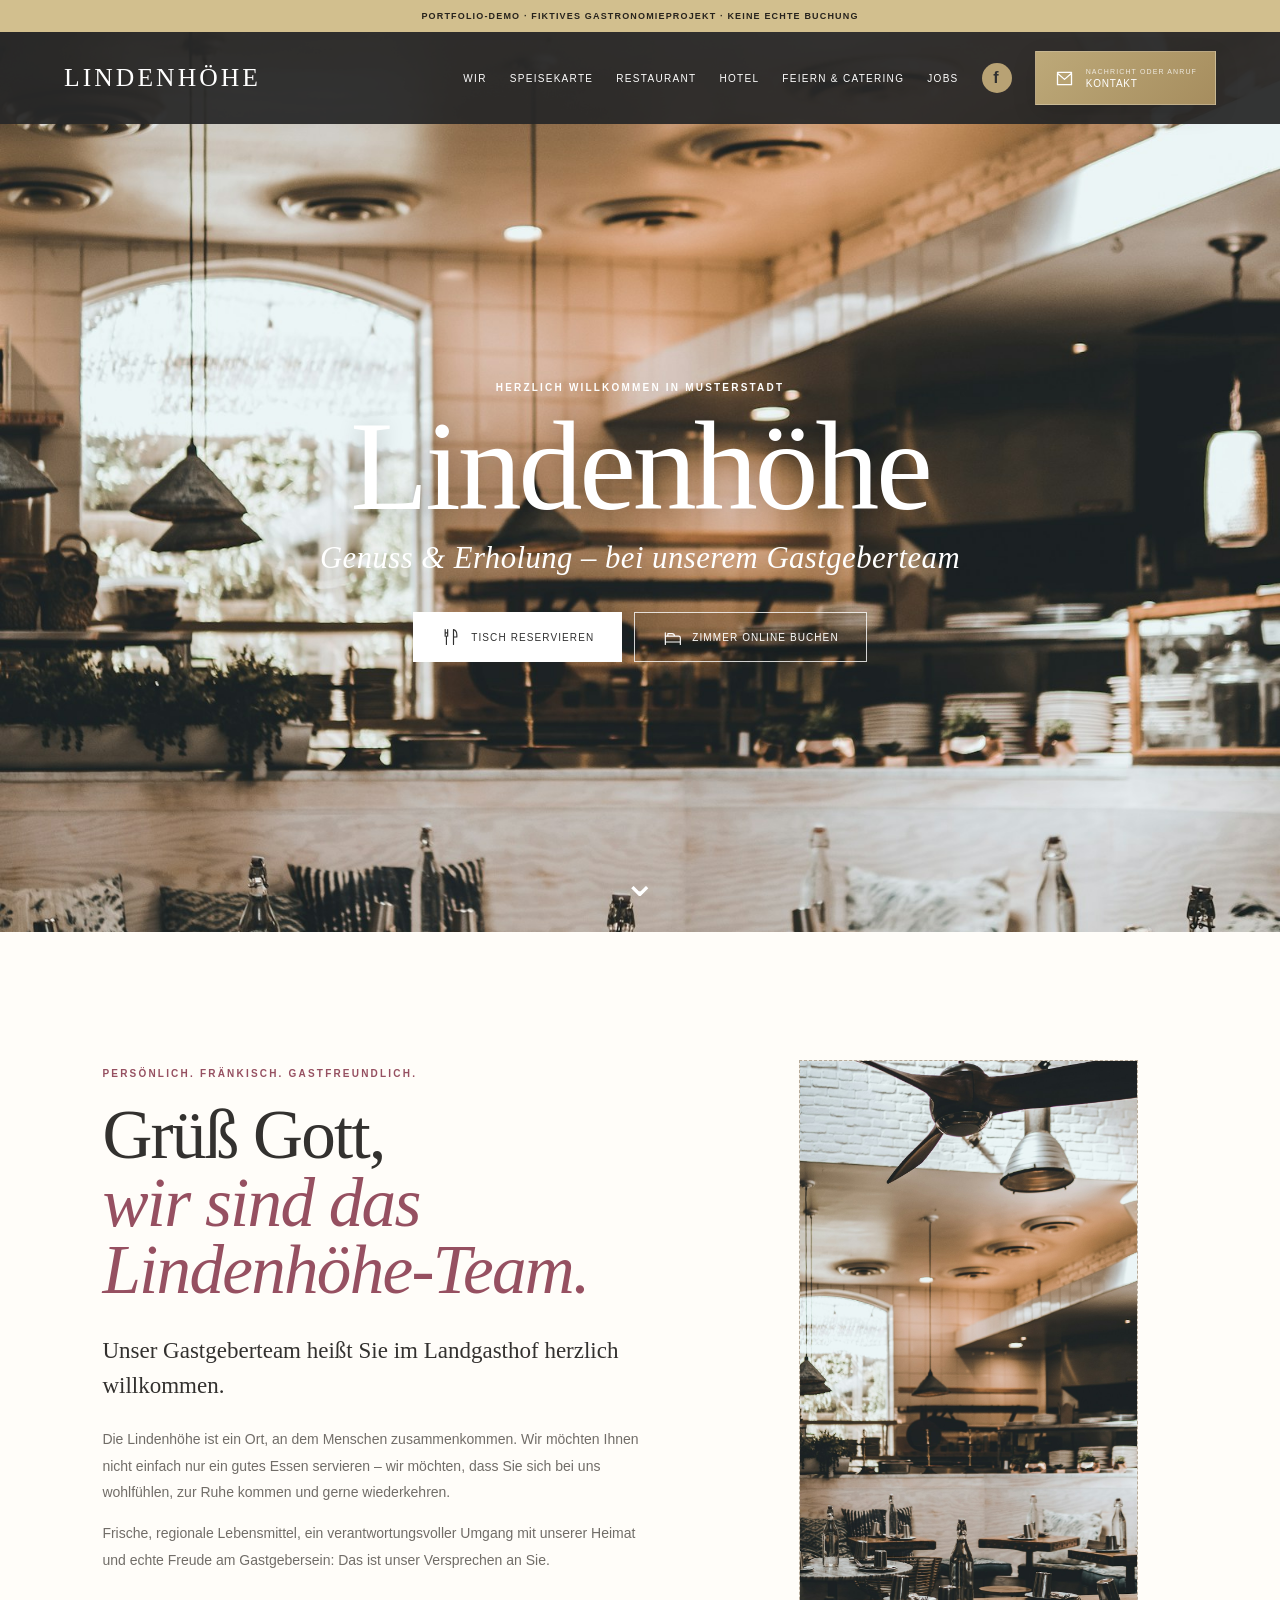
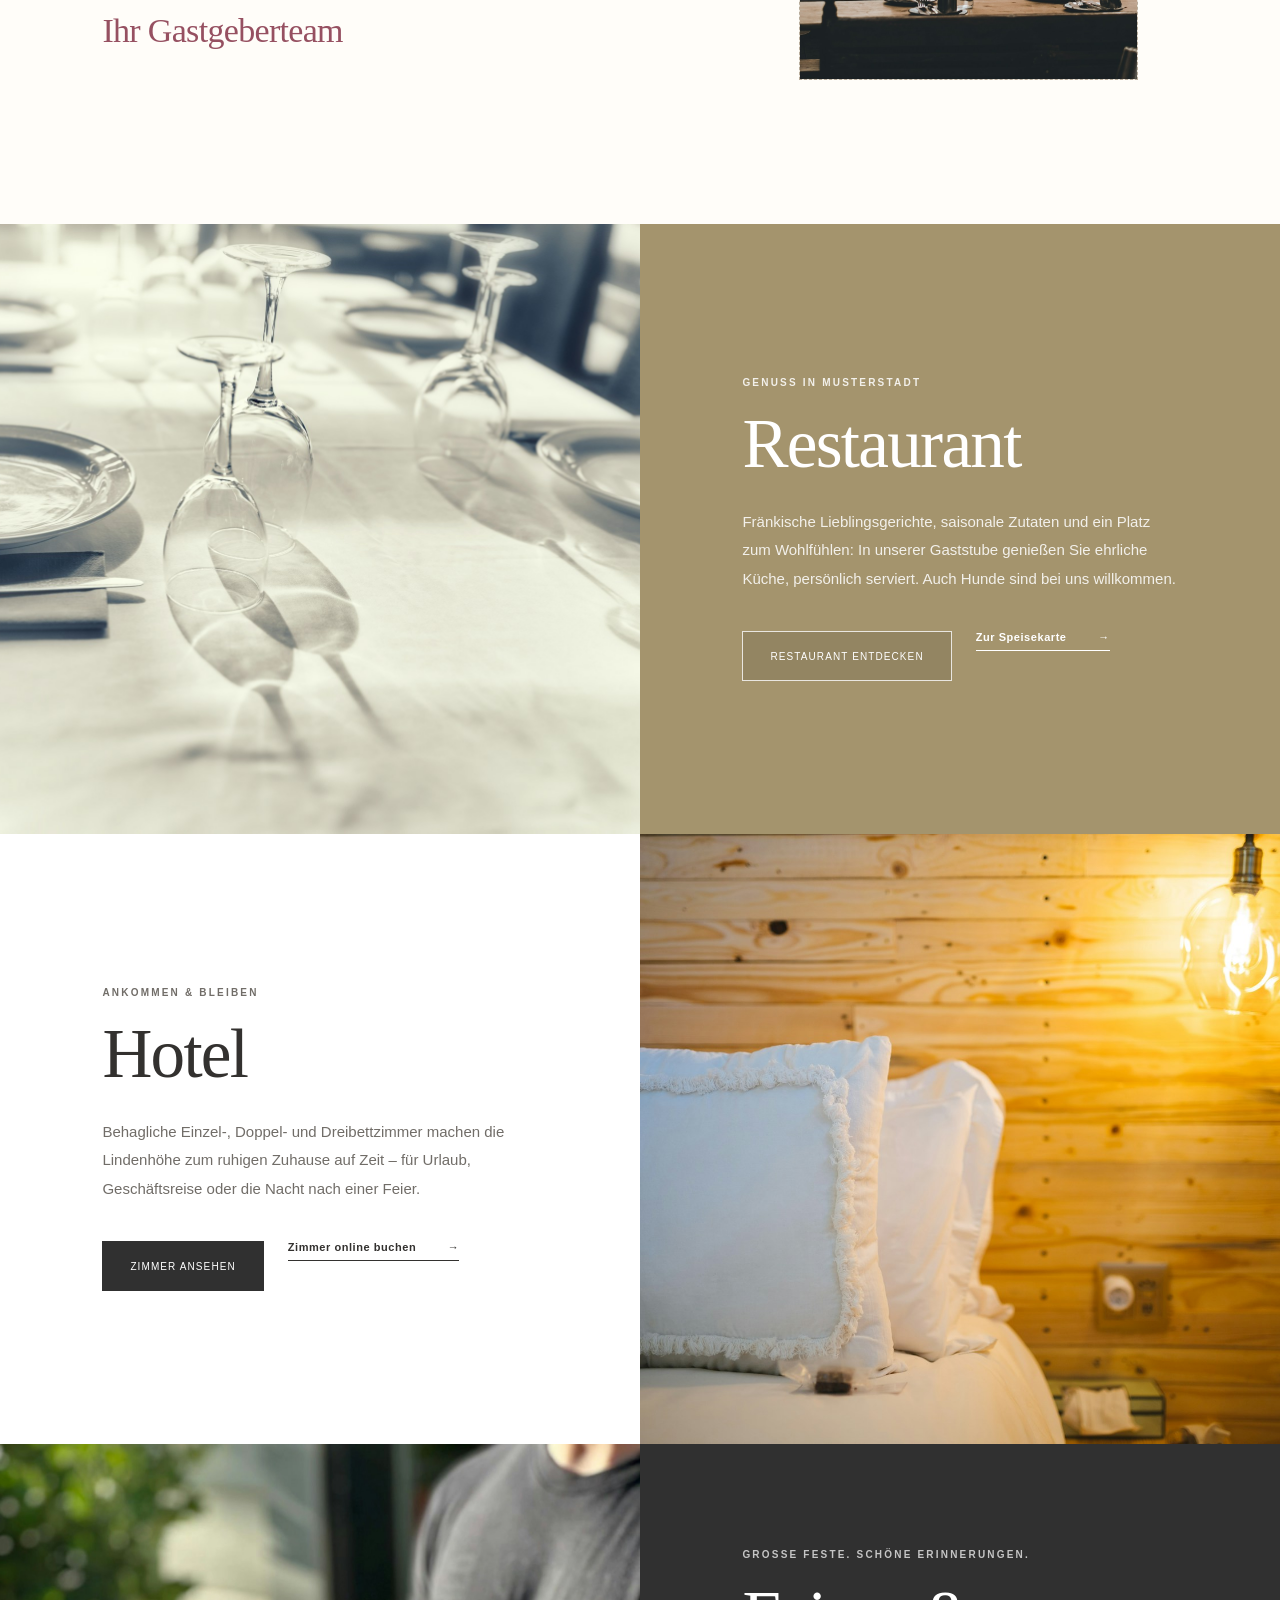
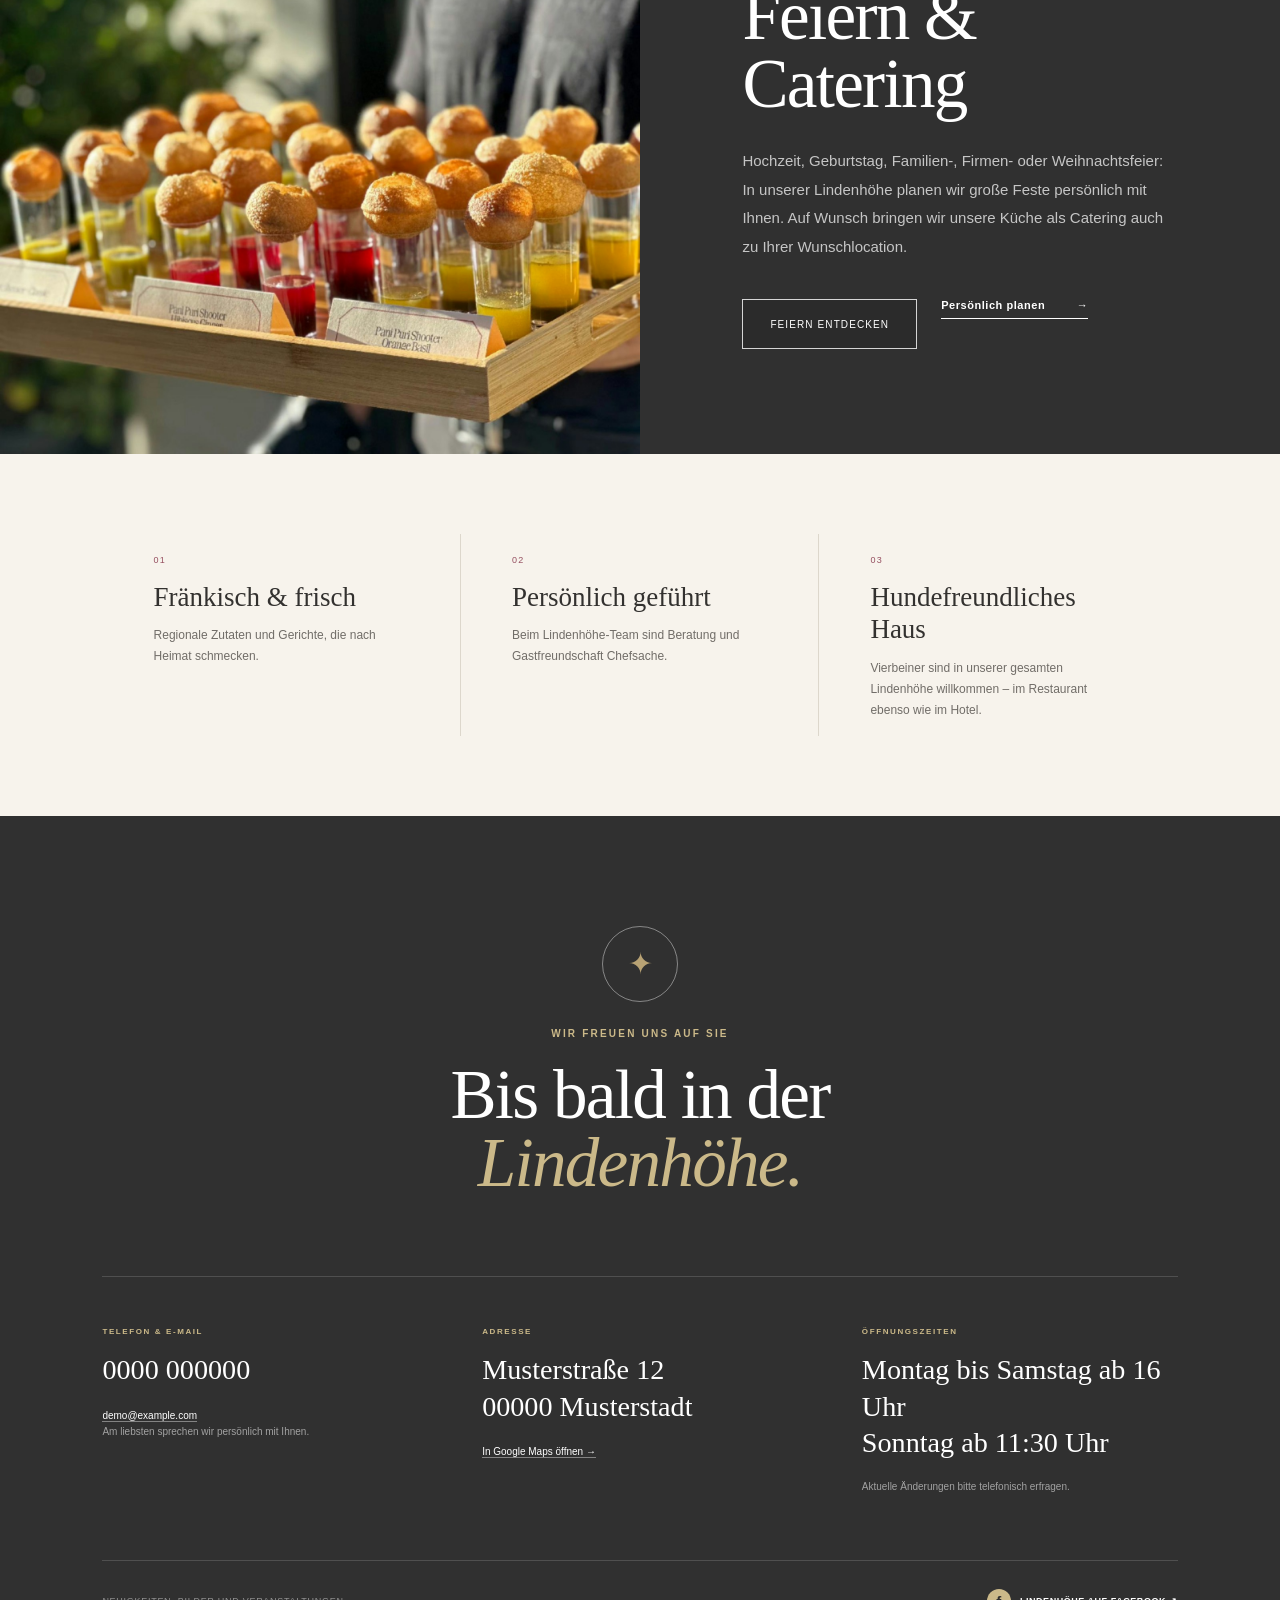
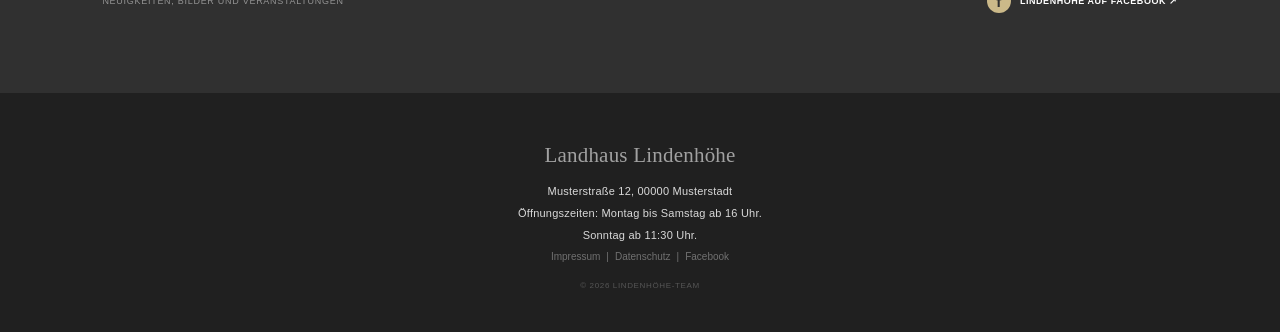
<file: index.html>
<!doctype html>
<html lang="de">
<head>
  <meta charset="utf-8">
  <meta name="viewport" content="width=device-width, initial-scale=1">
  <meta name="description" content="Lindenhöhe in Musterstadt: fränkisches Restaurant, hundefreundliches Hotel, Hochzeiten, Weihnachtsfeiern und Catering im Coburger Land.">
  <meta name="robots" content="noindex, nofollow, noarchive">
  <meta name="theme-color" content="#303030">
  <meta property="og:type" content="website">
  <meta property="og:locale" content="de_DE">
  <meta property="og:title" content="LINDENHÖHE • Restaurant, Hotel & Catering aus dem Coburger Land">
  <meta property="og:description" content="Fränkische Küche, hundefreundliche Hotelzimmer, große Feiern und Catering bei unserem Gastgeberteam in Musterstadt.">
  <meta property="og:url" content="https://demo.example/">
  <meta property="og:site_name" content="Landhaus Lindenhöhe">
  <meta property="og:image" content="https://demo.example/assets/restaurant-hero.jpg">
  <meta property="og:image:width" content="1774">
  <meta property="og:image:height" content="887">
  <meta property="og:image:alt" content="Fränkische Gaststube der Lindenhöhe in Musterstadt">
  <meta name="twitter:card" content="summary_large_image">
  <meta name="twitter:title" content="LINDENHÖHE • Restaurant, Hotel & Catering">
  <meta name="twitter:description" content="Fränkische Gastfreundschaft, Hotel, Feiern und Catering im Coburger Land.">
  <meta name="twitter:image" content="https://demo.example/assets/restaurant-hero.jpg">
  <title>LINDENHÖHE • Restaurant, Hotel & Catering aus dem Coburger Land</title>
  <link rel="canonical" href="https://demo.example/">
  <link rel="alternate" hreflang="de-DE" href="https://demo.example/">
  
  
  <link rel="manifest" href="site.webmanifest">
  <link rel="preload" as="image" href="assets/restaurant-hero.jpg" type="image/jpeg" fetchpriority="high">
  <link rel="stylesheet" href="styles.css">
  <script src="script.js" defer></script>
  <script type="application/ld+json">
  {
    "@context": "https://schema.org",
    "@graph": [
      {
        "@type": "Restaurant",
        "@id": "https://demo.example/#restaurant",
        "name": "Landhaus Lindenhöhe",
        "description": "Fränkisches Restaurant, Hotel, Feiern und Catering in Musterstadt.",
        "url": "https://demo.example/",
        "image": "https://demo.example/assets/restaurant-hero.jpg",
        "telephone": "+49 0000 000000",
        "email": "demo@example.com",
        "servesCuisine": ["Fränkisch", "Deutsch", "Regional"],
        "hasMenu": "https://demo.example/speisekarte.html",
        "petsAllowed": true,
        "sameAs": ["#demo-social"],
        "geo": {"@type":"GeoCoordinates","latitude":50.2278467,"longitude":11.0210895},
        "address": {"@type":"PostalAddress","streetAddress":"Musterstraße 12","postalCode":"00000","addressLocality":"Musterstadt","addressRegion":"Bayern","addressCountry":"DE"},
        "openingHoursSpecification": [
          {"@type":"OpeningHoursSpecification","dayOfWeek":["Monday","Tuesday","Wednesday","Thursday","Friday","Saturday"],"opens":"16:00","closes":"23:59"},
          {"@type":"OpeningHoursSpecification","dayOfWeek":"Sunday","opens":"11:30","closes":"23:59"}
        ]
      },
      {
        "@type": "Hotel",
        "@id": "https://demo.example/#hotel",
        "name": "Landhaus Lindenhöhe",
        "url": "https://demo.example/hotel.html",
        "image": "https://demo.example/assets/restaurant-hero.jpg",
        "telephone": "+49 0000 000000",
        "email": "demo@example.com",
        "petsAllowed": true,
        "sameAs": ["#demo-social"],
        "address": {"@type":"PostalAddress","streetAddress":"Musterstraße 12","postalCode":"00000","addressLocality":"Musterstadt","addressRegion":"Bayern","addressCountry":"DE"}
      },
      {
        "@type": "WebSite",
        "@id": "https://demo.example/#website",
        "url": "https://demo.example/",
        "name": "Landhaus Lindenhöhe",
        "inLanguage": "de-DE",
        "publisher": {"@id":"https://demo.example/#restaurant"}
      }
    ]
  }
  </script>
</head>
<body class="home-page">
  <div class="portfolio-demo-banner" role="note">Portfolio-Demo · Fiktives Gastronomieprojekt · Keine echte Buchung</div>
  <a class="skip-link" href="#inhalt">Zum Inhalt springen</a>

  <header class="site-header" id="start">
    <a class="brand" href="index.html" aria-label="Lindenhöhe – Startseite"></a>
    <button class="nav-toggle" type="button" aria-expanded="false" aria-controls="main-nav" aria-label="Menü öffnen"><span></span><span></span><span></span></button>
    <nav class="main-nav" id="main-nav" aria-label="Hauptnavigation">
      <a href="#familie">Wir</a>
      <a href="speisekarte.html">Speisekarte</a>
      <a href="restaurant.html">Restaurant</a>
      <a href="hotel.html">Hotel</a>
      <a href="feiern-catering.html">Feiern & Catering</a>
      <a href="jobs.html">Jobs</a>
      <a class="header-facebook" href="#demo-social" target="_blank" rel="noopener" aria-label="Lindenhöhe auf Facebook öffnen">f</a>
      <a class="nav-button" href="tel:+490000000000" aria-label="Lindenhöhe anrufen"><svg class="nav-phone-icon" viewBox="0 0 24 24" aria-hidden="true"><path d="M7.2 3.5 4.8 5.9c-.8.8-.9 2.1-.3 3.2 2.2 4.1 5.4 7.3 9.5 9.5 1.1.6 2.4.5 3.2-.3l2.4-2.4-4-3-1.8 1.8a13.8 13.8 0 0 1-4.5-4.5l1.8-1.8-3-4Z"/></svg><span><small>Direkt anrufen</small>0000 000000</span></a>
    </nav>
  </header>

  <main id="inhalt">
    <section class="hero">
      <figure class="photo-slot hero-photo" data-file="dining-room-2.jpg">
        <img src="assets/dining-room-2.jpg" width="1774" height="887" fetchpriority="high" alt="Fränkische Gaststube der Lindenhöhe in Musterstadt">
        <figcaption class="slot-copy"><span class="slot-icon">＋</span><strong>Großes Startbild</strong><small>assets/dining-room-2.jpg</small></figcaption>
      </figure>
      <div class="hero-overlay"></div>
      <div class="hero-content reveal">
        <p class="overline">Herzlich willkommen in Musterstadt</p>
        <h1>Lindenhöhe</h1>
        <p class="hero-script">Genuss & Erholung – bei unserem Gastgeberteam</p>
        <div class="hero-actions">
          <a class="button button-light contact-open" href="#kontaktformular" data-contact-reason="Tischreservierung"><svg class="button-icon" viewBox="0 0 24 24" aria-hidden="true"><path d="M5 3v8M8 3v8M5 7h3M6.5 11v10M15 3v18M15 3c3 1 4 3.4 4 6.5V12h-4"/></svg>Tisch reservieren</a>
          <a class="button button-outline" href="#demo-buchung" target="_blank" rel="noopener"><svg class="button-icon" viewBox="0 0 24 24" aria-hidden="true"><path d="M4 13V7M4 11h16a2 2 0 0 1 2 2v5H4v-5ZM7 11V8h5a3 3 0 0 1 3 3M4 18v3M22 18v3"/></svg>Zimmer online buchen</a>
        </div>
      </div>
      <a class="hero-scroll" href="#familie" aria-label="Weiter nach unten">⌄</a>
    </section>

    <section class="welcome section" id="familie">
      <div class="welcome-copy reveal">
        <p class="overline rose">Persönlich. Fränkisch. Gastfreundlich.</p>
        <h2>Grüß Gott,<br><em>wir sind das Lindenhöhe-Team.</em></h2>
        <p class="lead">Unser Gastgeberteam heißt Sie im Landgasthof herzlich willkommen.</p>
        <p>Die Lindenhöhe ist ein Ort, an dem Menschen zusammenkommen. Wir möchten Ihnen nicht einfach nur ein gutes Essen servieren – wir möchten, dass Sie sich bei uns wohlfühlen, zur Ruhe kommen und gerne wiederkehren.</p>
        <p>Frische, regionale Lebensmittel, ein verantwortungsvoller Umgang mit unserer Heimat und echte Freude am Gastgebersein: Das ist unser Versprechen an Sie.</p>
        <p class="signature">Ihr Gastgeberteam</p>
      </div>
      <figure class="photo-slot portrait-slot reveal" data-file="dining-room-2.jpg">
        <img src="assets/dining-room-2.jpg" alt="Restaurantambiente der Lindenhöhe" loading="lazy" decoding="async" onerror="this.hidden=true">
        <figcaption class="slot-copy"><span class="slot-icon">＋</span><strong>Restaurantambiente</strong><small>dining-room-2.jpg</small></figcaption>
      </figure>
    </section>

    <section class="home-services" aria-label="Unsere Angebote">
      <article class="home-service home-service-gold" id="restaurant">
        <figure class="photo-slot home-service-photo" data-file="restaurant-food.jpg">
          <img src="assets/restaurant-food.jpg" alt="Fränkische Küche im Restaurant Lindenhöhe" loading="lazy" decoding="async" onerror="this.hidden=true">
          <figcaption class="slot-copy"><span class="slot-icon">＋</span><strong>Restaurant & Küche</strong><small>restaurant-food.jpg</small></figcaption>
        </figure>
        <div class="home-service-copy reveal">
          <p class="overline">Genuss in Musterstadt</p>
          <h2>Restaurant</h2>
          <p>Fränkische Lieblingsgerichte, saisonale Zutaten und ein Platz zum Wohlfühlen: In unserer Gaststube genießen Sie ehrliche Küche, persönlich serviert. Auch Hunde sind bei uns willkommen.</p>
          <div class="home-service-actions"><a class="button button-outline" href="restaurant.html">Restaurant entdecken</a><a class="text-link light" href="speisekarte.html">Zur Speisekarte <span>→</span></a></div>
        </div>
      </article>

      <article class="home-service home-service-light home-service-reverse" id="hotel">
        <figure class="photo-slot home-service-photo" data-file="hotel-double.jpg">
          <img src="assets/hotel-double.jpg" alt="Hotelzimmer der Lindenhöhe in Musterstadt" loading="lazy" decoding="async" onerror="this.hidden=true">
          <figcaption class="slot-copy"><span class="slot-icon">＋</span><strong>Hotelzimmer</strong><small>hotel-double.jpg</small></figcaption>
        </figure>
        <div class="home-service-copy reveal">
          <p class="overline rose">Ankommen & bleiben</p>
          <h2>Hotel</h2>
          <p>Behagliche Einzel-, Doppel- und Dreibettzimmer machen die Lindenhöhe zum ruhigen Zuhause auf Zeit – für Urlaub, Geschäftsreise oder die Nacht nach einer Feier.</p>
          <div class="home-service-actions"><a class="button button-dark" href="hotel.html">Zimmer ansehen</a><a class="text-link" href="#demo-buchung" target="_blank" rel="noopener">Zimmer online buchen <span>→</span></a></div>
        </div>
      </article>

      <article class="home-service home-service-dark" id="catering">
        <figure class="photo-slot home-service-photo" data-file="catering-buffet.jpg">
          <img src="assets/catering-buffet.jpg" alt="Catering für Hochzeiten und Feiern der Lindenhöhe" loading="lazy" decoding="async" onerror="this.hidden=true">
          <figcaption class="slot-copy"><span class="slot-icon">＋</span><strong>Feiern & Catering</strong><small>catering-buffet.jpg</small></figcaption>
        </figure>
        <div class="home-service-copy reveal">
          <p class="overline gold">Große Feste. Schöne Erinnerungen.</p>
          <h2>Feiern & Catering</h2>
          <p>Hochzeit, Geburtstag, Familien-, Firmen- oder Weihnachtsfeier: In unserer Lindenhöhe planen wir große Feste persönlich mit Ihnen. Auf Wunsch bringen wir unsere Küche als Catering auch zu Ihrer Wunschlocation.</p>
          <div class="home-service-actions"><a class="button button-outline" href="feiern-catering.html">Feiern entdecken</a><a class="text-link light contact-open" href="#kontaktformular" data-contact-reason="Catering">Persönlich planen <span>→</span></a></div>
        </div>
      </article>
    </section>

    <section class="home-highlights" aria-label="Das zeichnet uns aus">
      <article><span>01</span><h3>Fränkisch & frisch</h3><p>Regionale Zutaten und Gerichte, die nach Heimat schmecken.</p></article>
      <article><span>02</span><h3>Persönlich geführt</h3><p>Beim Lindenhöhe-Team sind Beratung und Gastfreundschaft Chefsache.</p></article>
      <article><span>03</span><h3>Hundefreundliches Haus</h3><p>Vierbeiner sind in unserer gesamten Lindenhöhe willkommen – im Restaurant ebenso wie im Hotel.</p></article>
    </section>

    <section class="contact" id="kontakt">
      <div class="contact-intro reveal">
        <span class="contact-mark" aria-hidden="true">&#10022;</span>
        <p class="overline gold">Wir freuen uns auf Sie</p>
        <h2>Bis bald in der<br><em>Lindenhöhe.</em></h2>
      </div>
      <div class="contact-grid reveal">
        <div><p class="label">Telefon & E-Mail</p><a class="contact-main" href="tel:+490000000000">0000 000000</a><a class="under-link" href="mailto:demo@example.com">demo@example.com</a><p>Am liebsten sprechen wir persönlich mit Ihnen.</p></div>
        <div><p class="label">Adresse</p><p class="contact-main">Musterstraße 12<br>00000 Musterstadt</p><a class="under-link" href="#demo-anfahrt" target="_blank" rel="noopener">In Google Maps öffnen →</a></div>
        <div><p class="label">Öffnungszeiten</p><p class="contact-main">Montag bis Samstag ab 16 Uhr<br>Sonntag ab 11:30 Uhr</p><p>Aktuelle Änderungen bitte telefonisch erfragen.</p></div>
      </div>
      <div class="contact-social-row reveal"><span>Neuigkeiten, Bilder und Veranstaltungen</span><a class="social-link" href="#demo-social" target="_blank" rel="noopener"><span aria-hidden="true">f</span> Lindenhöhe auf Facebook ↗</a></div>
    </section>
  </main>

  <footer class="site-footer">
    <h2>Landhaus Lindenhöhe</h2>
    <p>Musterstraße 12, 00000 Musterstadt</p>
    <p>Öffnungszeiten: Montag bis Samstag ab 16 Uhr.</p>
    <p>Sonntag ab 11:30 Uhr.</p>
    <nav class="footer-links" aria-label="Weitere Informationen"><a href="impressum.html">Impressum</a><span>|</span><a href="datenschutz.html">Datenschutz</a><span>|</span><a href="#demo-social" target="_blank" rel="noopener">Facebook</a></nav>
    <small>© <span id="year"></span> Lindenhöhe-Team</small>
  </footer>

  <button class="mobile-call contact-open" type="button" data-contact-reason="Tischreservierung">✉ <span>Tisch reservieren</span></button>
</body>
</html>
</file>
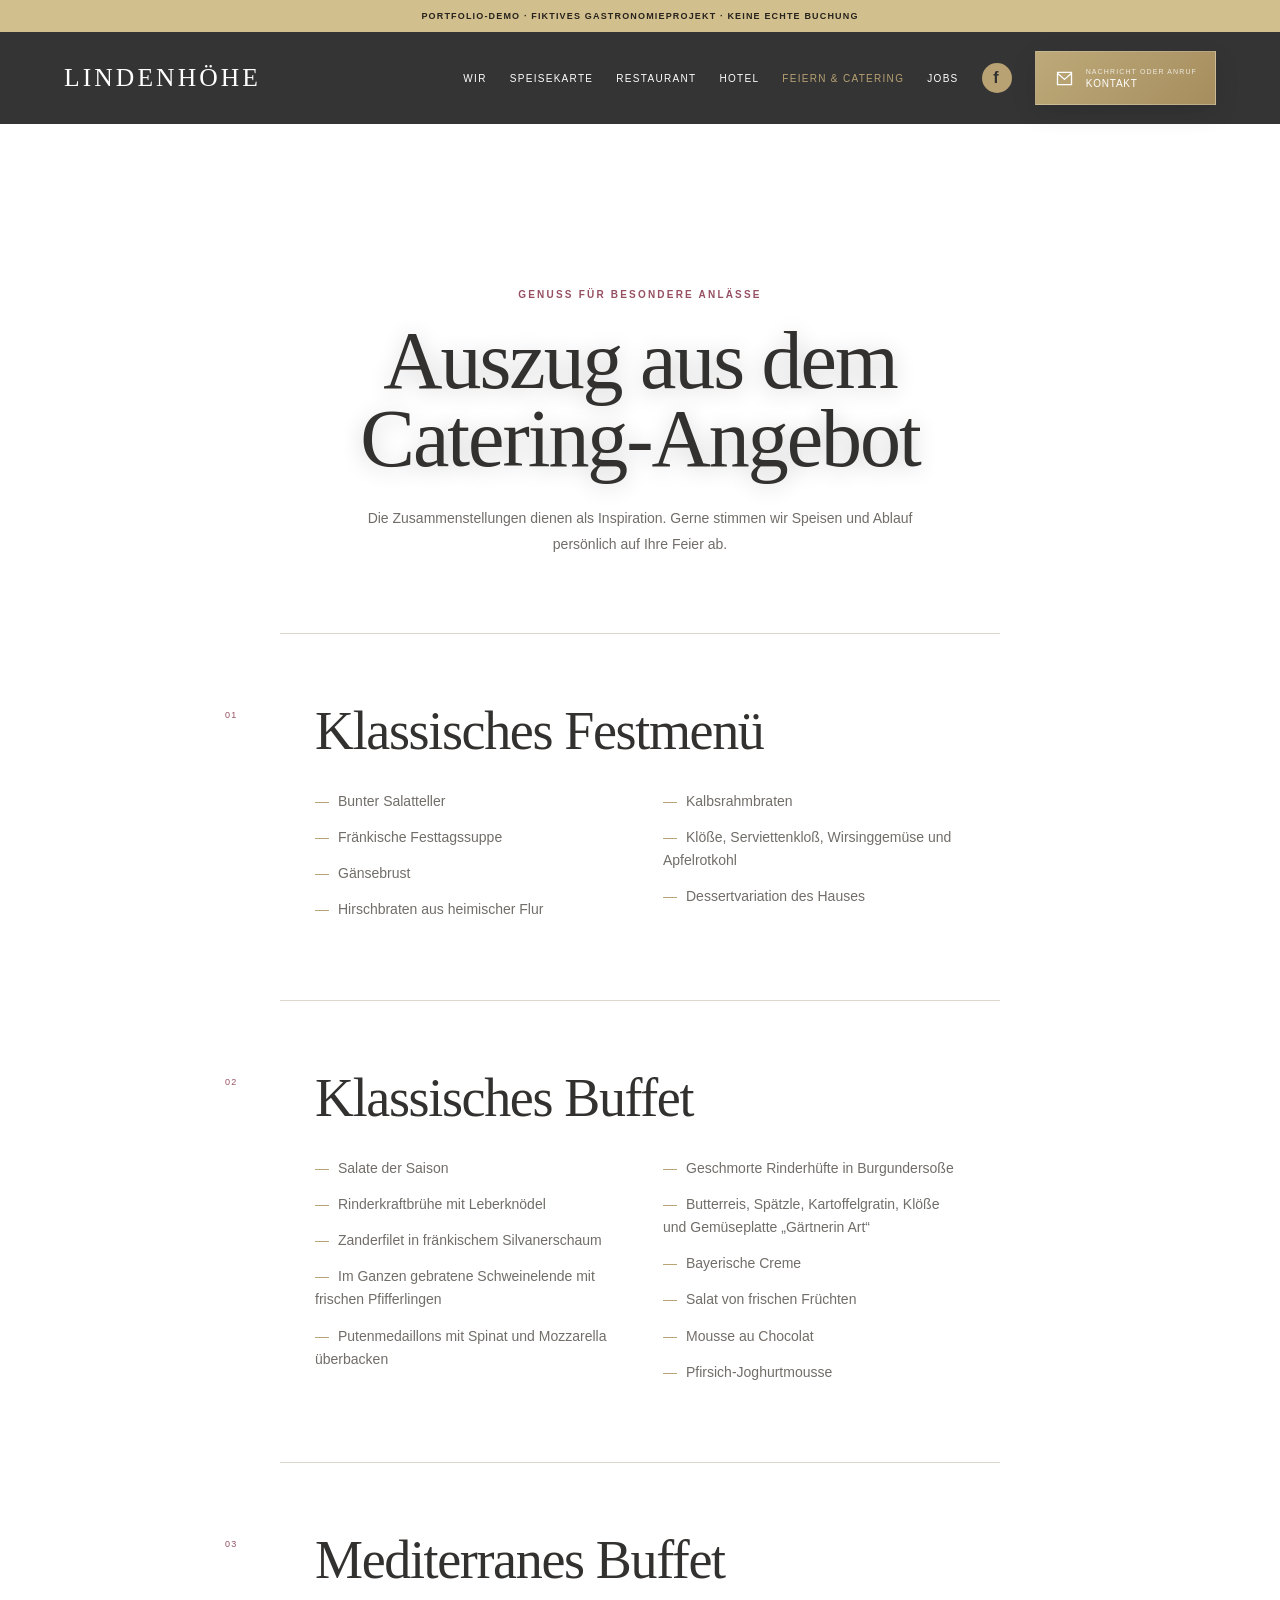
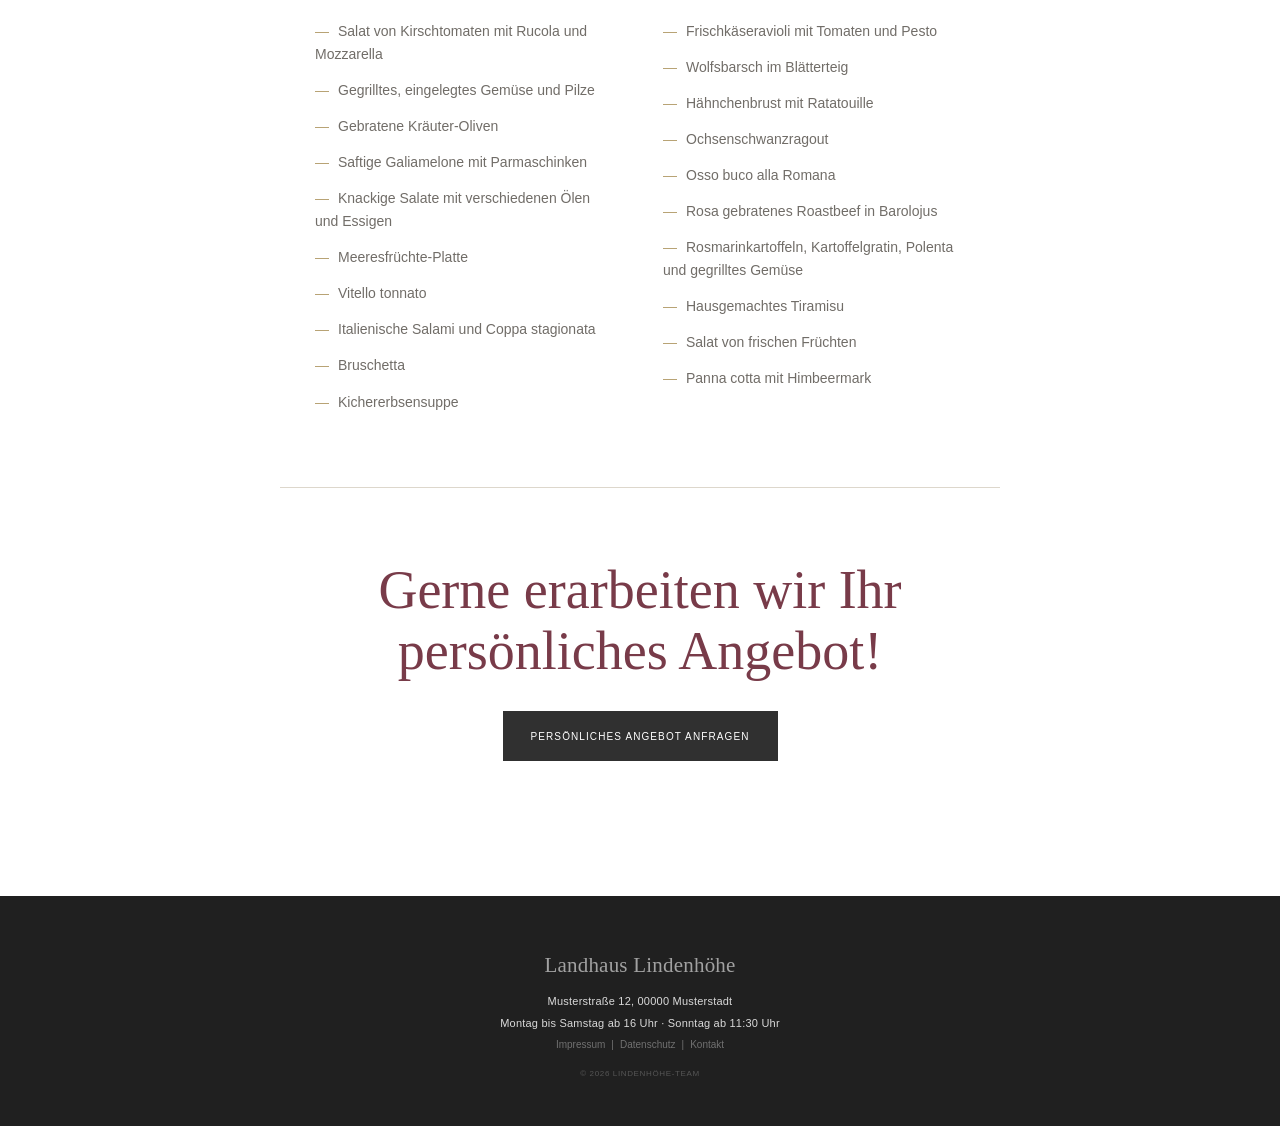
<file: catering-beispiele.html>
<!doctype html>
<html lang="de">
<head>
  <meta charset="utf-8">
  <meta name="viewport" content="width=device-width, initial-scale=1">
  <meta name="description" content="Beispiele für Festmenüs und Buffets des Caterings der Lindenhöhe in Musterstadt bei Coburg.">
  <meta name="robots" content="noindex, nofollow, noarchive">
  <meta name="theme-color" content="#303030">
  <meta property="og:type" content="website">
  <meta property="og:locale" content="de_DE">
  <meta property="og:site_name" content="Landhaus Lindenhöhe">
  <meta property="og:title" content="Catering-Beispiele • LINDENHÖHE">
  <meta property="og:description" content="Festmenüs, klassische und mediterrane Buffets als Inspiration für Ihre Feier.">
  <meta property="og:url" content="https://demo.example/catering-beispiele.html">
  <meta property="og:image" content="https://demo.example/assets/catering-buffet.jpg">
  <title>Catering-Beispiele • LINDENHÖHE</title>
  <link rel="canonical" href="https://demo.example/catering-beispiele.html">
  
  <link rel="stylesheet" href="styles.css">
  <script src="script.js" defer></script>
</head>
<body class="detail-page catering-examples-page">
  <div class="portfolio-demo-banner" role="note">Portfolio-Demo · Fiktives Gastronomieprojekt · Keine echte Buchung</div>
  <a class="skip-link" href="#inhalt">Zum Inhalt springen</a>
  <header class="site-header"><a class="brand" href="index.html" aria-label="Lindenhöhe – Startseite"></a><button class="nav-toggle" type="button" aria-expanded="false" aria-controls="main-nav" aria-label="Menü öffnen"><span></span><span></span><span></span></button><nav class="main-nav" id="main-nav" aria-label="Hauptnavigation"><a href="index.html#familie">Wir</a><a href="speisekarte.html">Speisekarte</a><a href="restaurant.html">Restaurant</a><a href="hotel.html">Hotel</a><a class="active" href="feiern-catering.html">Feiern & Catering</a><a href="jobs.html">Jobs</a><a class="header-facebook" href="#demo-social" target="_blank" rel="noopener" aria-label="Lindenhöhe auf Facebook öffnen">f</a><a class="nav-button" href="tel:+490000000000"><span><small>Nachricht oder Anruf</small>Kontakt</span></a></nav></header>
  <main id="inhalt" class="catering-menu-main">
    <header class="catering-menu-intro">
      <p class="overline rose">Genuss für besondere Anlässe</p>
      <h1>Auszug aus dem<br>Catering-Angebot</h1>
      <p>Die Zusammenstellungen dienen als Inspiration. Gerne stimmen wir Speisen und Ablauf persönlich auf Ihre Feier ab.</p>
    </header>

    <section class="catering-menu-section reveal">
      <p class="catering-menu-number">01</p>
      <h2>Klassisches Festmenü</h2>
      <ul>
        <li>Bunter Salatteller</li>
        <li>Fränkische Festtagssuppe</li>
        <li>Gänsebrust</li>
        <li>Hirschbraten aus heimischer Flur</li>
        <li>Kalbsrahmbraten</li>
        <li>Klöße, Serviettenkloß, Wirsinggemüse und Apfelrotkohl</li>
        <li>Dessertvariation des Hauses</li>
      </ul>
    </section>

    <section class="catering-menu-section reveal">
      <p class="catering-menu-number">02</p>
      <h2>Klassisches Buffet</h2>
      <ul>
        <li>Salate der Saison</li>
        <li>Rinderkraftbrühe mit Leberknödel</li>
        <li>Zanderfilet in fränkischem Silvanerschaum</li>
        <li>Im Ganzen gebratene Schweinelende mit frischen Pfifferlingen</li>
        <li>Putenmedaillons mit Spinat und Mozzarella überbacken</li>
        <li>Geschmorte Rinderhüfte in Burgundersoße</li>
        <li>Butterreis, Spätzle, Kartoffelgratin, Klöße und Gemüseplatte „Gärtnerin Art“</li>
        <li>Bayerische Creme</li>
        <li>Salat von frischen Früchten</li>
        <li>Mousse au Chocolat</li>
        <li>Pfirsich-Joghurtmousse</li>
      </ul>
    </section>

    <section class="catering-menu-section reveal">
      <p class="catering-menu-number">03</p>
      <h2>Mediterranes Buffet</h2>
      <ul>
        <li>Salat von Kirschtomaten mit Rucola und Mozzarella</li>
        <li>Gegrilltes, eingelegtes Gemüse und Pilze</li>
        <li>Gebratene Kräuter-Oliven</li>
        <li>Saftige Galiamelone mit Parmaschinken</li>
        <li>Knackige Salate mit verschiedenen Ölen und Essigen</li>
        <li>Meeresfrüchte-Platte</li>
        <li>Vitello tonnato</li>
        <li>Italienische Salami und Coppa stagionata</li>
        <li>Bruschetta</li>
        <li>Kichererbsensuppe</li>
        <li>Frischkäseravioli mit Tomaten und Pesto</li>
        <li>Wolfsbarsch im Blätterteig</li>
        <li>Hähnchenbrust mit Ratatouille</li>
        <li>Ochsenschwanzragout</li>
        <li>Osso buco alla Romana</li>
        <li>Rosa gebratenes Roastbeef in Barolojus</li>
        <li>Rosmarinkartoffeln, Kartoffelgratin, Polenta und gegrilltes Gemüse</li>
        <li>Hausgemachtes Tiramisu</li>
        <li>Salat von frischen Früchten</li>
        <li>Panna cotta mit Himbeermark</li>
      </ul>
    </section>

    <section class="catering-menu-cta reveal">
      <p>Gerne erarbeiten wir Ihr persönliches Angebot!</p>
      <button class="button button-dark contact-open" type="button" data-contact-reason="Catering">Persönliches Angebot anfragen</button>
    </section>
  </main>
  <footer class="site-footer"><h2>Landhaus Lindenhöhe</h2><p>Musterstraße 12, 00000 Musterstadt</p><p>Montag bis Samstag ab 16 Uhr · Sonntag ab 11:30 Uhr</p><nav class="footer-links"><a href="impressum.html">Impressum</a><span>|</span><a href="datenschutz.html">Datenschutz</a><span>|</span><a href="index.html#kontakt">Kontakt</a></nav><small>© <span id="year"></span> Lindenhöhe-Team</small></footer>
  <button class="mobile-call contact-open" type="button" data-contact-reason="Catering">✉ <span>Catering anfragen</span></button>
</body>
</html>
</file>
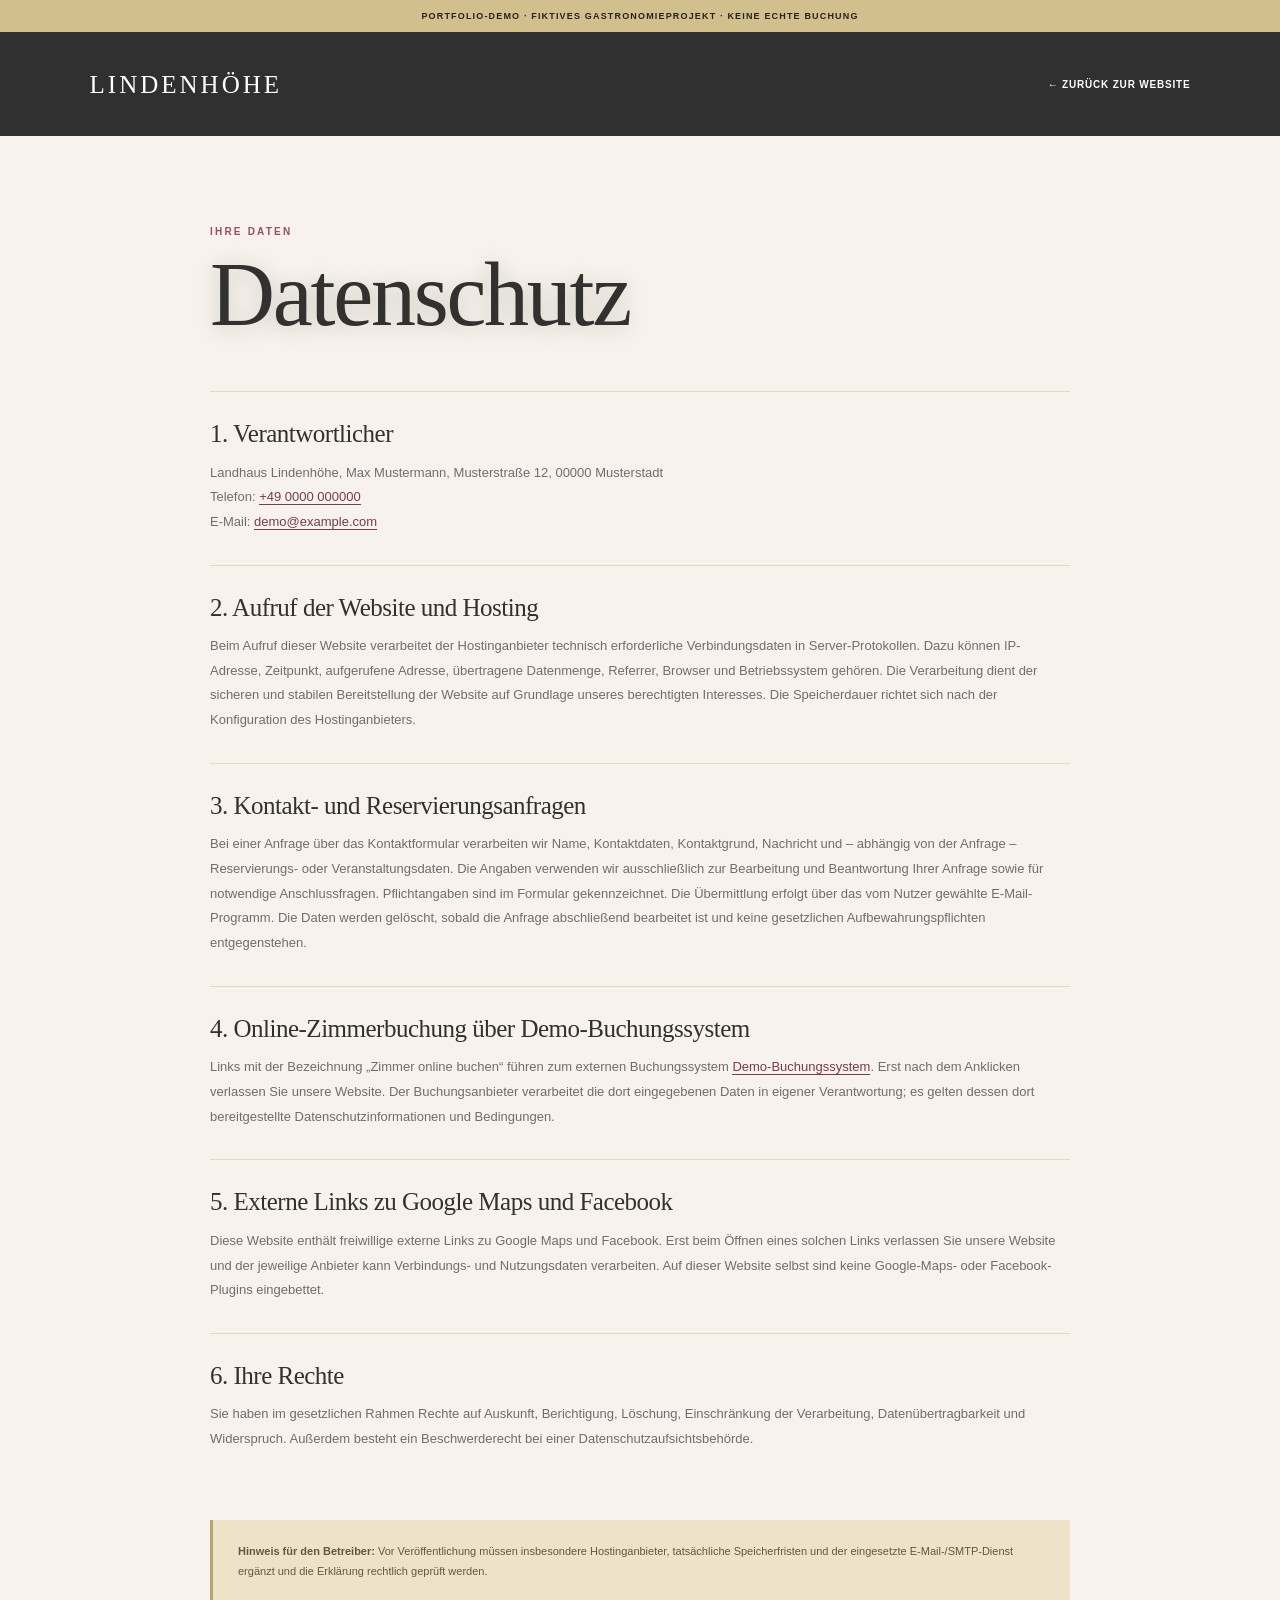
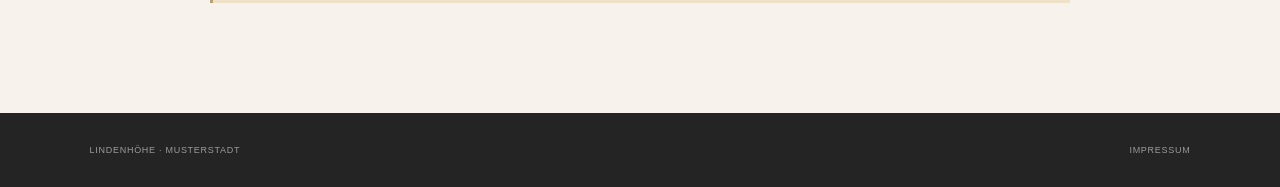
<file: datenschutz.html>
<!doctype html>
<html lang="de">
<head>
  <meta charset="utf-8">
  <meta name="viewport" content="width=device-width, initial-scale=1">
  <meta name="description" content="Datenschutzhinweise des Landhauses Lindenhöhe zu Kontaktanfragen, Buchungslinks und externen Diensten.">
  <meta name="robots" content="noindex, nofollow, noarchive">
  <meta name="theme-color" content="#303030">
  <title>Datenschutz | Lindenhöhe</title>
  <link rel="canonical" href="https://demo.example/datenschutz.html">
  
  <link rel="stylesheet" href="styles.css">
</head>
<body class="legal-page">
  <div class="portfolio-demo-banner" role="note">Portfolio-Demo · Fiktives Gastronomieprojekt · Keine echte Buchung</div>
  <a class="skip-link" href="#inhalt">Zum Inhalt springen</a>
  <header class="legal-header">
    <a href="index.html" aria-label="Lindenhöhe – Startseite"></a>
    <a class="legal-back" href="index.html">← Zurück zur Website</a>
  </header>
  <main class="legal-content" id="inhalt">
    <p class="overline rose">Ihre Daten</p>
    <h1>Datenschutz</h1>
    <section>
      <h2>1. Verantwortlicher</h2>
      <p>Landhaus Lindenhöhe, Max Mustermann, Musterstraße 12, 00000 Musterstadt<br>Telefon: <a href="tel:+490000000000">+49 0000 000000</a><br>E-Mail: <a href="mailto:demo@example.com">demo@example.com</a></p>
    </section>
    <section>
      <h2>2. Aufruf der Website und Hosting</h2>
      <p>Beim Aufruf dieser Website verarbeitet der Hostinganbieter technisch erforderliche Verbindungsdaten in Server-Protokollen. Dazu können IP-Adresse, Zeitpunkt, aufgerufene Adresse, übertragene Datenmenge, Referrer, Browser und Betriebssystem gehören. Die Verarbeitung dient der sicheren und stabilen Bereitstellung der Website auf Grundlage unseres berechtigten Interesses. Die Speicherdauer richtet sich nach der Konfiguration des Hostinganbieters.</p>
    </section>
    <section>
      <h2>3. Kontakt- und Reservierungsanfragen</h2>
      <p>Bei einer Anfrage über das Kontaktformular verarbeiten wir Name, Kontaktdaten, Kontaktgrund, Nachricht und – abhängig von der Anfrage – Reservierungs- oder Veranstaltungsdaten. Die Angaben verwenden wir ausschließlich zur Bearbeitung und Beantwortung Ihrer Anfrage sowie für notwendige Anschlussfragen. Pflichtangaben sind im Formular gekennzeichnet. Die Übermittlung erfolgt über das vom Nutzer gewählte E-Mail-Programm. Die Daten werden gelöscht, sobald die Anfrage abschließend bearbeitet ist und keine gesetzlichen Aufbewahrungspflichten entgegenstehen.</p>
    </section>
    <section>
      <h2>4. Online-Zimmerbuchung über Demo-Buchungssystem</h2>
      <p>Links mit der Bezeichnung „Zimmer online buchen“ führen zum externen Buchungssystem <a href="#demo-buchung" target="_blank" rel="noopener">Demo-Buchungssystem</a>. Erst nach dem Anklicken verlassen Sie unsere Website. Der Buchungsanbieter verarbeitet die dort eingegebenen Daten in eigener Verantwortung; es gelten dessen dort bereitgestellte Datenschutzinformationen und Bedingungen.</p>
    </section>
    <section>
      <h2>5. Externe Links zu Google Maps und Facebook</h2>
      <p>Diese Website enthält freiwillige externe Links zu Google Maps und Facebook. Erst beim Öffnen eines solchen Links verlassen Sie unsere Website und der jeweilige Anbieter kann Verbindungs- und Nutzungsdaten verarbeiten. Auf dieser Website selbst sind keine Google-Maps- oder Facebook-Plugins eingebettet.</p>
    </section>
    <section>
      <h2>6. Ihre Rechte</h2>
      <p>Sie haben im gesetzlichen Rahmen Rechte auf Auskunft, Berichtigung, Löschung, Einschränkung der Verarbeitung, Datenübertragbarkeit und Widerspruch. Außerdem besteht ein Beschwerderecht bei einer Datenschutzaufsichtsbehörde.</p>
    </section>
    <aside class="legal-notice"><strong>Hinweis für den Betreiber:</strong> Vor Veröffentlichung müssen insbesondere Hostinganbieter, tatsächliche Speicherfristen und der eingesetzte E-Mail-/SMTP-Dienst ergänzt und die Erklärung rechtlich geprüft werden.</aside>
  </main>
  <footer class="legal-footer"><span>Lindenhöhe · Musterstadt</span><a href="impressum.html">Impressum</a></footer>
</body>
</html>
</file>
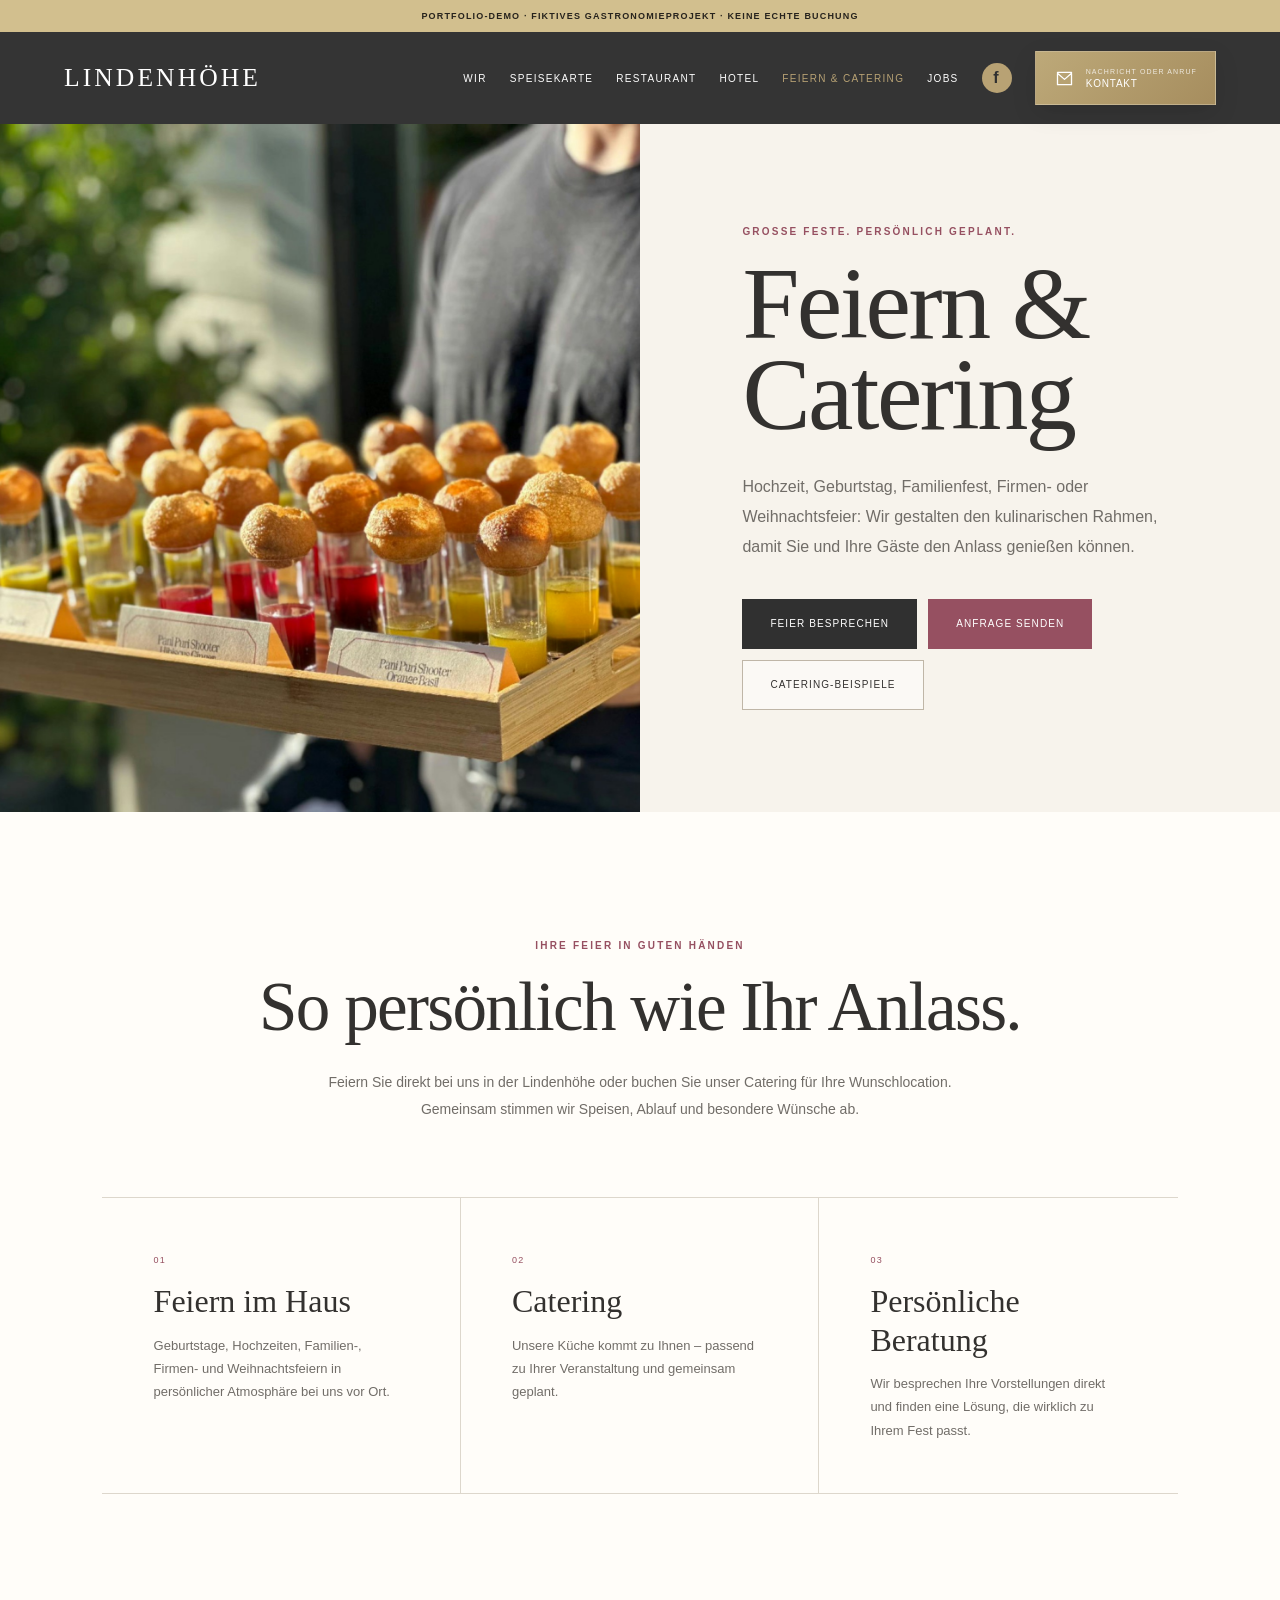
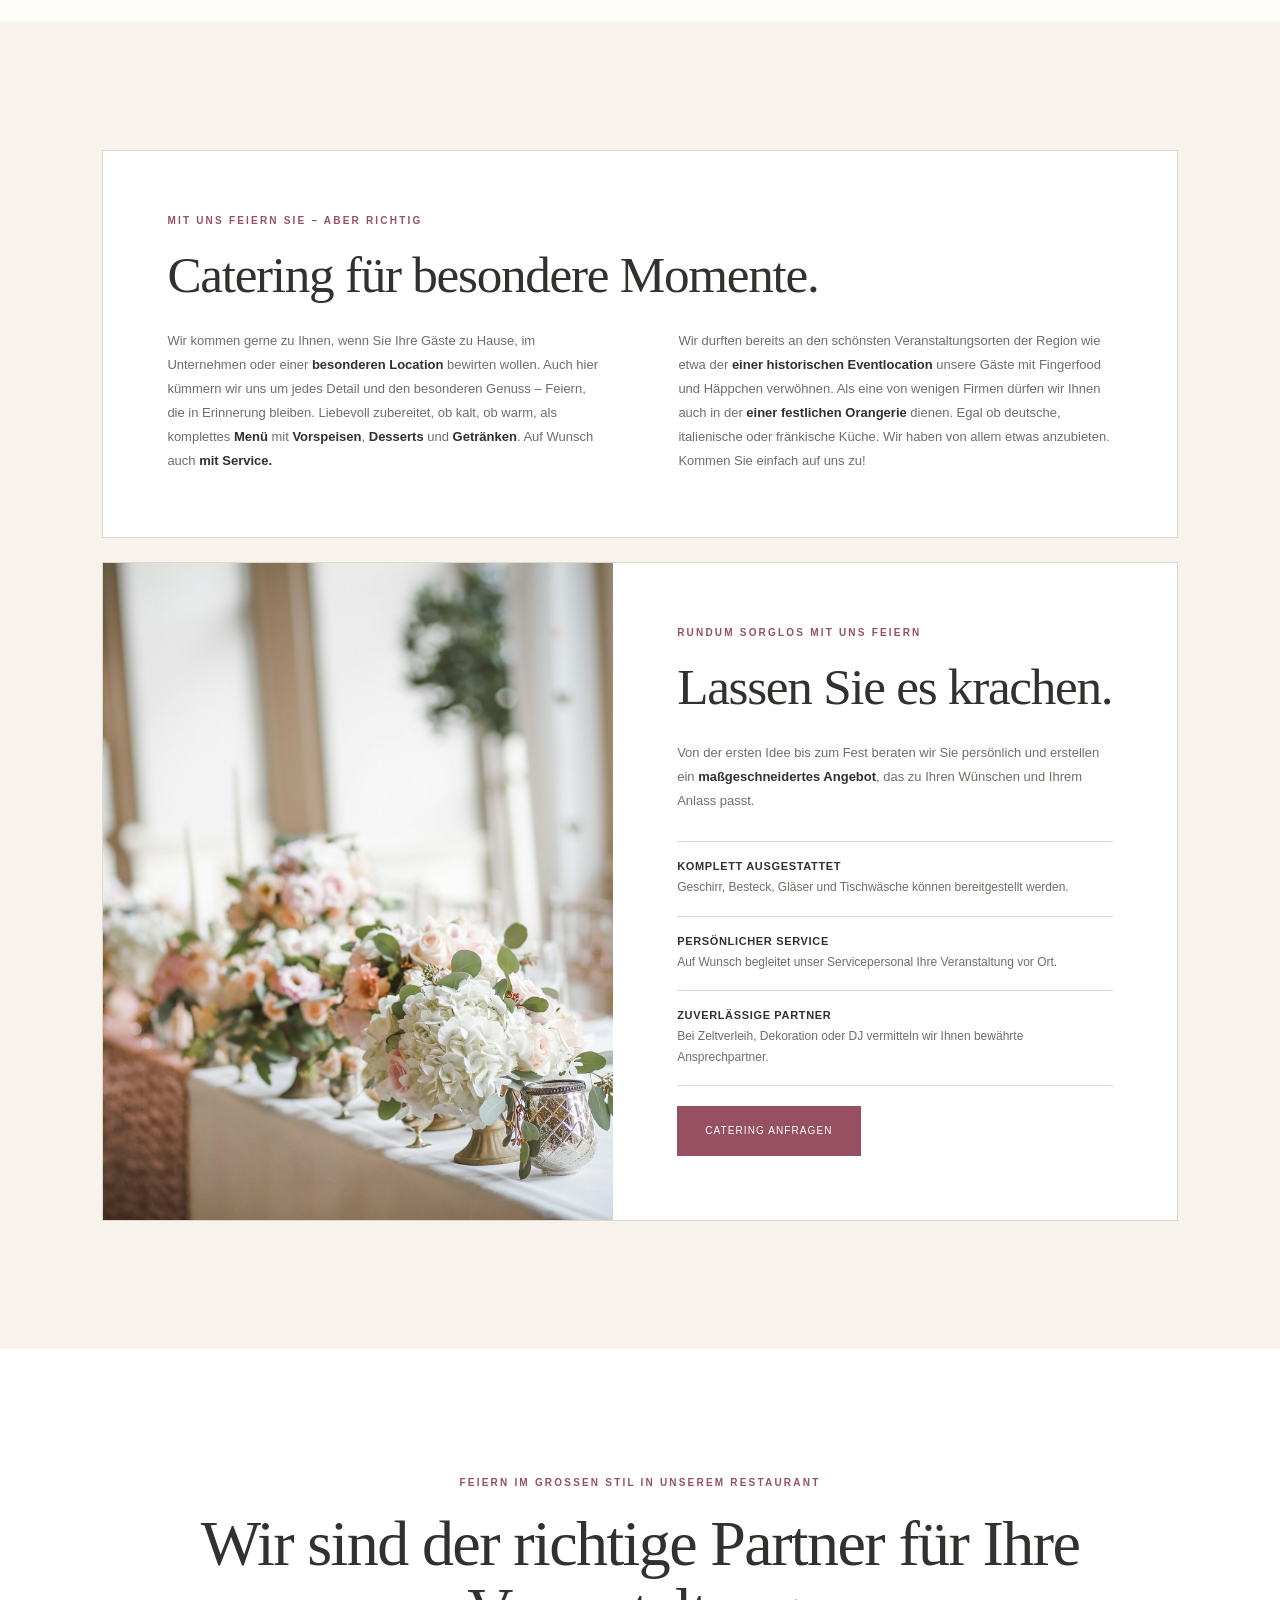
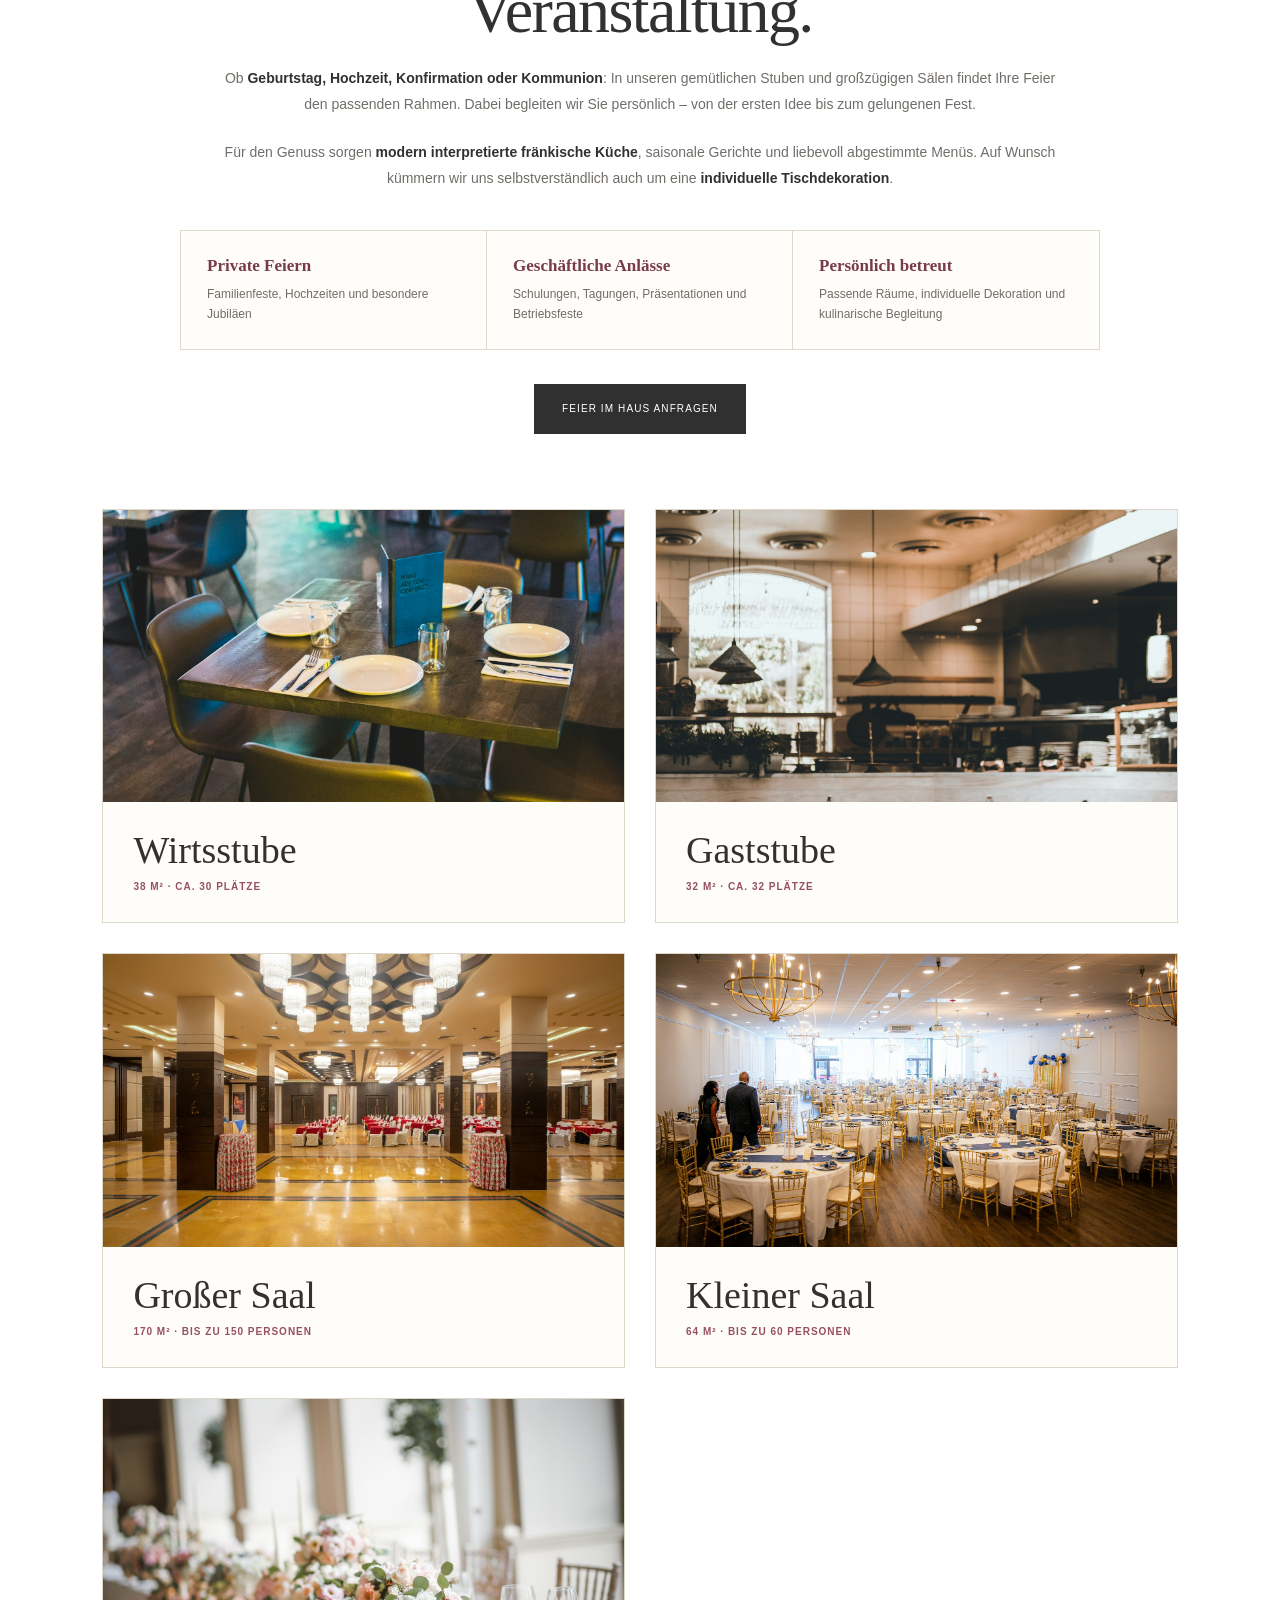
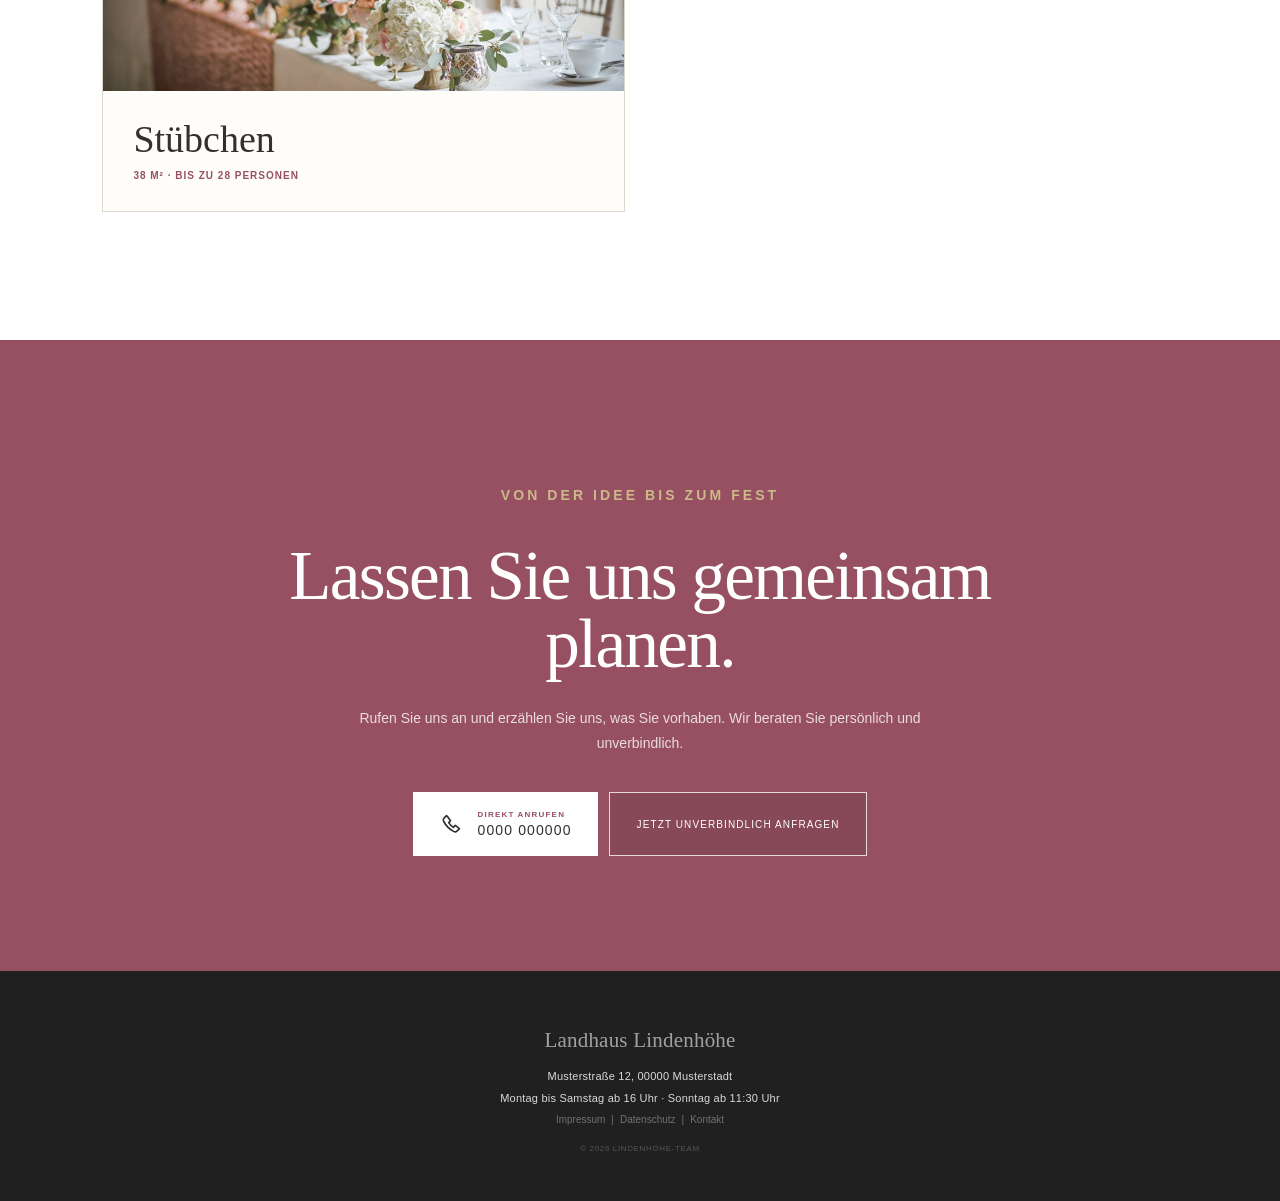
<file: feiern-catering.html>
<!doctype html>
<html lang="de">
<head>
  <meta charset="utf-8"><meta name="viewport" content="width=device-width, initial-scale=1"><meta name="description" content="Hochzeiten, Geburtstage, Familien-, Firmen- und Weihnachtsfeiern sowie persönliches Catering der Lindenhöhe in Musterstadt bei Coburg.">
  <meta name="robots" content="noindex, nofollow, noarchive"><meta name="theme-color" content="#303030">
  <meta property="og:type" content="website"><meta property="og:locale" content="de_DE"><meta property="og:site_name" content="Landhaus Lindenhöhe"><meta property="og:title" content="Feiern & Catering • LINDENHÖHE"><meta property="og:description" content="Hochzeiten, Geburtstage, Firmen- und Weihnachtsfeiern bei Coburg – im Haus oder als Catering."><meta property="og:url" content="https://demo.example/feiern-catering.html"><meta property="og:image" content="https://demo.example/assets/catering-buffet.jpg"><meta name="twitter:card" content="summary_large_image">
  <title>Feiern & Catering • LINDENHÖHE im Coburger Land</title><link rel="canonical" href="https://demo.example/feiern-catering.html"><link rel="alternate" hreflang="de-DE" href="https://demo.example/feiern-catering.html"><link rel="manifest" href="site.webmanifest"><link rel="stylesheet" href="styles.css"><script src="script.js" defer></script>
  <script type="application/ld+json">{"@context":"https://schema.org","@graph":[{"@type":"Service","name":"Feiern und Catering der Lindenhöhe","url":"https://demo.example/feiern-catering.html","serviceType":"Catering und Veranstaltungsbewirtung","areaServed":{"@type":"AdministrativeArea","name":"Coburger Land"},"provider":{"@id":"https://demo.example/#restaurant"}},{"@type":"BreadcrumbList","itemListElement":[{"@type":"ListItem","position":1,"name":"Startseite","item":"https://demo.example/"},{"@type":"ListItem","position":2,"name":"Feiern & Catering","item":"https://demo.example/feiern-catering.html"}]}]}</script>
</head>
<body class="detail-page">
  <div class="portfolio-demo-banner" role="note">Portfolio-Demo · Fiktives Gastronomieprojekt · Keine echte Buchung</div>
  <a class="skip-link" href="#inhalt">Zum Inhalt springen</a>
  <header class="site-header"><a class="brand" href="index.html" aria-label="Lindenhöhe – Startseite"></a><button class="nav-toggle" type="button" aria-expanded="false" aria-controls="main-nav" aria-label="Menü öffnen"><span></span><span></span><span></span></button><nav class="main-nav" id="main-nav" aria-label="Hauptnavigation"><a href="index.html#familie">Wir</a><a href="speisekarte.html">Speisekarte</a><a href="restaurant.html">Restaurant</a><a href="hotel.html">Hotel</a><a class="active" href="feiern-catering.html">Feiern & Catering</a><a href="jobs.html">Jobs</a><a class="header-facebook" href="#demo-social" target="_blank" rel="noopener" aria-label="Lindenhöhe auf Facebook öffnen">f</a><a class="nav-button" href="tel:+490000000000"><svg class="nav-phone-icon" viewBox="0 0 24 24" aria-hidden="true"><path d="M7.2 3.5 4.8 5.9c-.8.8-.9 2.1-.3 3.2 2.2 4.1 5.4 7.3 9.5 9.5 1.1.6 2.4.5 3.2-.3l2.4-2.4-4-3-1.8 1.8a13.8 13.8 0 0 1-4.5-4.5l1.8-1.8-3-4Z"/></svg><span><small>Feier besprechen</small>0000 000000</span></a></nav></header>
  <main id="inhalt">
    <section class="detail-hero"><figure class="photo-slot detail-hero-photo" data-file="catering-buffet.jpg"><img src="assets/catering-buffet.jpg" fetchpriority="high" alt="Fingerfood der Lindenhöhe auf Servierlöffeln"><figcaption class="slot-copy"><span class="slot-icon">＋</span><strong>Feier oder Catering</strong><small>Fingerfood der Lindenhöhe</small></figcaption></figure><div class="detail-hero-copy"><p class="overline rose">Große Feste. Persönlich geplant.</p><h1>Feiern &<br>Catering</h1><p class="lead">Hochzeit, Geburtstag, Familienfest, Firmen- oder Weihnachtsfeier: Wir gestalten den kulinarischen Rahmen, damit Sie und Ihre Gäste den Anlass genießen können.</p><div class="detail-actions"><a class="button button-dark" href="tel:+490000000000">Feier besprechen</a><a class="button button-rose contact-open" href="#kontaktformular" data-contact-reason="Catering">Anfrage senden</a><a class="button button-soft" href="catering-beispiele.html">Catering-Beispiele</a></div></div></section>
    <section class="detail-content"><div class="detail-intro reveal"><p class="overline rose">Ihre Feier in guten Händen</p><h2>So persönlich wie Ihr Anlass.</h2><p>Feiern Sie direkt bei uns in der Lindenhöhe oder buchen Sie unser Catering für Ihre Wunschlocation. Gemeinsam stimmen wir Speisen, Ablauf und besondere Wünsche ab.</p></div><div class="detail-grid reveal"><article class="detail-card"><span>01</span><h3>Feiern im Haus</h3><p>Geburtstage, Hochzeiten, Familien-, Firmen- und Weihnachtsfeiern in persönlicher Atmosphäre bei uns vor Ort.</p></article><article class="detail-card"><span>02</span><h3>Catering</h3><p>Unsere Küche kommt zu Ihnen – passend zu Ihrer Veranstaltung und gemeinsam geplant.</p></article><article class="detail-card"><span>03</span><h3>Persönliche Beratung</h3><p>Wir besprechen Ihre Vorstellungen direkt und finden eine Lösung, die wirklich zu Ihrem Fest passt.</p></article></div></section>
    <section class="catering-information" aria-labelledby="catering-info-title">
      <div class="catering-information-grid">
        <article class="catering-info-card reveal"><div class="catering-info-copy"><p class="overline rose">Mit uns feiern Sie – aber richtig</p><h2 id="catering-info-title">Catering für besondere Momente.</h2><p>Wir kommen gerne zu Ihnen, wenn Sie Ihre Gäste zu Hause, im Unternehmen oder einer <strong>besonderen Location</strong> bewirten wollen. Auch hier kümmern wir uns um jedes Detail und den besonderen Genuss – Feiern, die in Erinnerung bleiben. Liebevoll zubereitet, ob kalt, ob warm, als komplettes <strong>Menü</strong> mit <strong>Vorspeisen</strong>, <strong>Desserts</strong> und <strong>Getränken</strong>. Auf Wunsch auch <strong>mit Service.</strong></p><p>Wir durften bereits an den schönsten Veranstaltungsorten der Region wie etwa der <strong>einer historischen Eventlocation</strong> unsere Gäste mit Fingerfood und Häppchen verwöhnen. Als eine von wenigen Firmen dürfen wir Ihnen auch in der <strong>einer festlichen Orangerie</strong> dienen. Egal ob deutsche, italienische oder fränkische Küche. Wir haben von allem etwas anzubieten. Kommen Sie einfach auf uns zu!</p></div></article>
        <article class="catering-info-card catering-info-card-photo reveal"><img src="assets/catering-table.jpg" loading="lazy" alt="Feines Canapé aus dem Catering-Angebot der Lindenhöhe"><div class="catering-info-copy"><p class="overline rose">Rundum sorglos mit uns feiern</p><h2>Lassen Sie es krachen.</h2><p>Von der ersten Idee bis zum Fest beraten wir Sie persönlich und erstellen ein <strong>maßgeschneidertes Angebot</strong>, das zu Ihren Wünschen und Ihrem Anlass passt.</p><ul class="catering-service-list"><li><strong>Komplett ausgestattet</strong><span>Geschirr, Besteck, Gläser und Tischwäsche können bereitgestellt werden.</span></li><li><strong>Persönlicher Service</strong><span>Auf Wunsch begleitet unser Servicepersonal Ihre Veranstaltung vor Ort.</span></li><li><strong>Zuverlässige Partner</strong><span>Bei Zeltverleih, Dekoration oder DJ vermitteln wir Ihnen bewährte Ansprechpartner.</span></li></ul><button class="button button-rose contact-open" type="button" data-contact-reason="Catering">Catering anfragen</button></div></article>
      </div>
    </section>
    <section class="inhouse-events" aria-labelledby="inhouse-title">
      <div class="inhouse-intro reveal"><p class="overline rose">Feiern im großen Stil in unserem Restaurant</p><h2 id="inhouse-title">Wir sind der richtige Partner für Ihre Veranstaltung.</h2><p>Ob <strong>Geburtstag, Hochzeit, Konfirmation oder Kommunion</strong>: In unseren gemütlichen Stuben und großzügigen Sälen findet Ihre Feier den passenden Rahmen. Dabei begleiten wir Sie persönlich – von der ersten Idee bis zum gelungenen Fest.</p><p>Für den Genuss sorgen <strong>modern interpretierte fränkische Küche</strong>, saisonale Gerichte und liebevoll abgestimmte Menüs. Auf Wunsch kümmern wir uns selbstverständlich auch um eine <strong>individuelle Tischdekoration</strong>.</p><ul class="inhouse-service-list"><li><strong>Private Feiern</strong><span>Familienfeste, Hochzeiten und besondere Jubiläen</span></li><li><strong>Geschäftliche Anlässe</strong><span>Schulungen, Tagungen, Präsentationen und Betriebsfeste</span></li><li><strong>Persönlich betreut</strong><span>Passende Räume, individuelle Dekoration und kulinarische Begleitung</span></li></ul><div class="detail-actions centered-actions inhouse-actions"><button class="button button-dark contact-open" type="button" data-contact-reason="Feier im Haus">Feier im Haus anfragen</button></div></div>
      <div class="venue-gallery reveal">
        <article class="venue-card"><img src="assets/dining-room-1.jpg" loading="lazy" alt="Wirtsstube der Lindenhöhe"><div><h3>Wirtsstube</h3><p>38 m² · ca. 30 Plätze</p></div></article>
        <article class="venue-card"><img src="assets/dining-room-2.jpg" loading="lazy" alt="Gaststube der Lindenhöhe"><div><h3>Gaststube</h3><p>32 m² · ca. 32 Plätze</p></div></article>
        <article class="venue-card"><img src="assets/banquet-large.jpg" loading="lazy" alt="Großer Saal der Lindenhöhe"><div><h3>Großer Saal</h3><p>170 m² · bis zu 150 Personen</p></div></article>
        <article class="venue-card"><img src="assets/banquet-small.jpg" loading="lazy" alt="Kleiner Saal der Lindenhöhe"><div><h3>Kleiner Saal</h3><p>64 m² · bis zu 60 Personen</p></div></article>
        <article class="venue-card"><img src="assets/catering-table.jpg" loading="lazy" alt="Stübchen der Lindenhöhe"><div><h3>Stübchen</h3><p>38 m² · bis zu 28 Personen</p></div></article>
      </div>
    </section>
    <section class="detail-cta"><p class="overline gold">Von der Idee bis zum Fest</p><h2>Lassen Sie uns gemeinsam planen.</h2><p>Rufen Sie uns an und erzählen Sie uns, was Sie vorhaben. Wir beraten Sie persönlich und unverbindlich.</p><div class="detail-actions"><a class="button button-light contact-phone-button" href="tel:+490000000000"><svg class="button-icon" viewBox="0 0 24 24" aria-hidden="true"><path d="M7.2 3.5 4.8 5.9c-.8.8-.9 2.1-.3 3.2 2.2 4.1 5.4 7.3 9.5 9.5 1.1.6 2.4.5 3.2-.3l2.4-2.4-4-3-1.8 1.8a13.8 13.8 0 0 1-4.5-4.5l1.8-1.8-3-4Z"/></svg><span><small>Direkt anrufen</small>0000 000000</span></a><button class="button button-outline contact-open" type="button" data-contact-reason="Catering">Jetzt unverbindlich anfragen</button></div></section>
  </main>
  <footer class="site-footer"><h2>Landhaus Lindenhöhe</h2><p>Musterstraße 12, 00000 Musterstadt</p><p>Montag bis Samstag ab 16 Uhr · Sonntag ab 11:30 Uhr</p><nav class="footer-links"><a href="impressum.html">Impressum</a><span>|</span><a href="datenschutz.html">Datenschutz</a><span>|</span><a href="index.html#kontakt">Kontakt</a></nav><small>© <span id="year"></span> Lindenhöhe-Team</small></footer><button class="mobile-call contact-open" type="button" data-contact-reason="Catering">✉ <span>Catering anfragen</span></button>
</body>
</html>
</file>
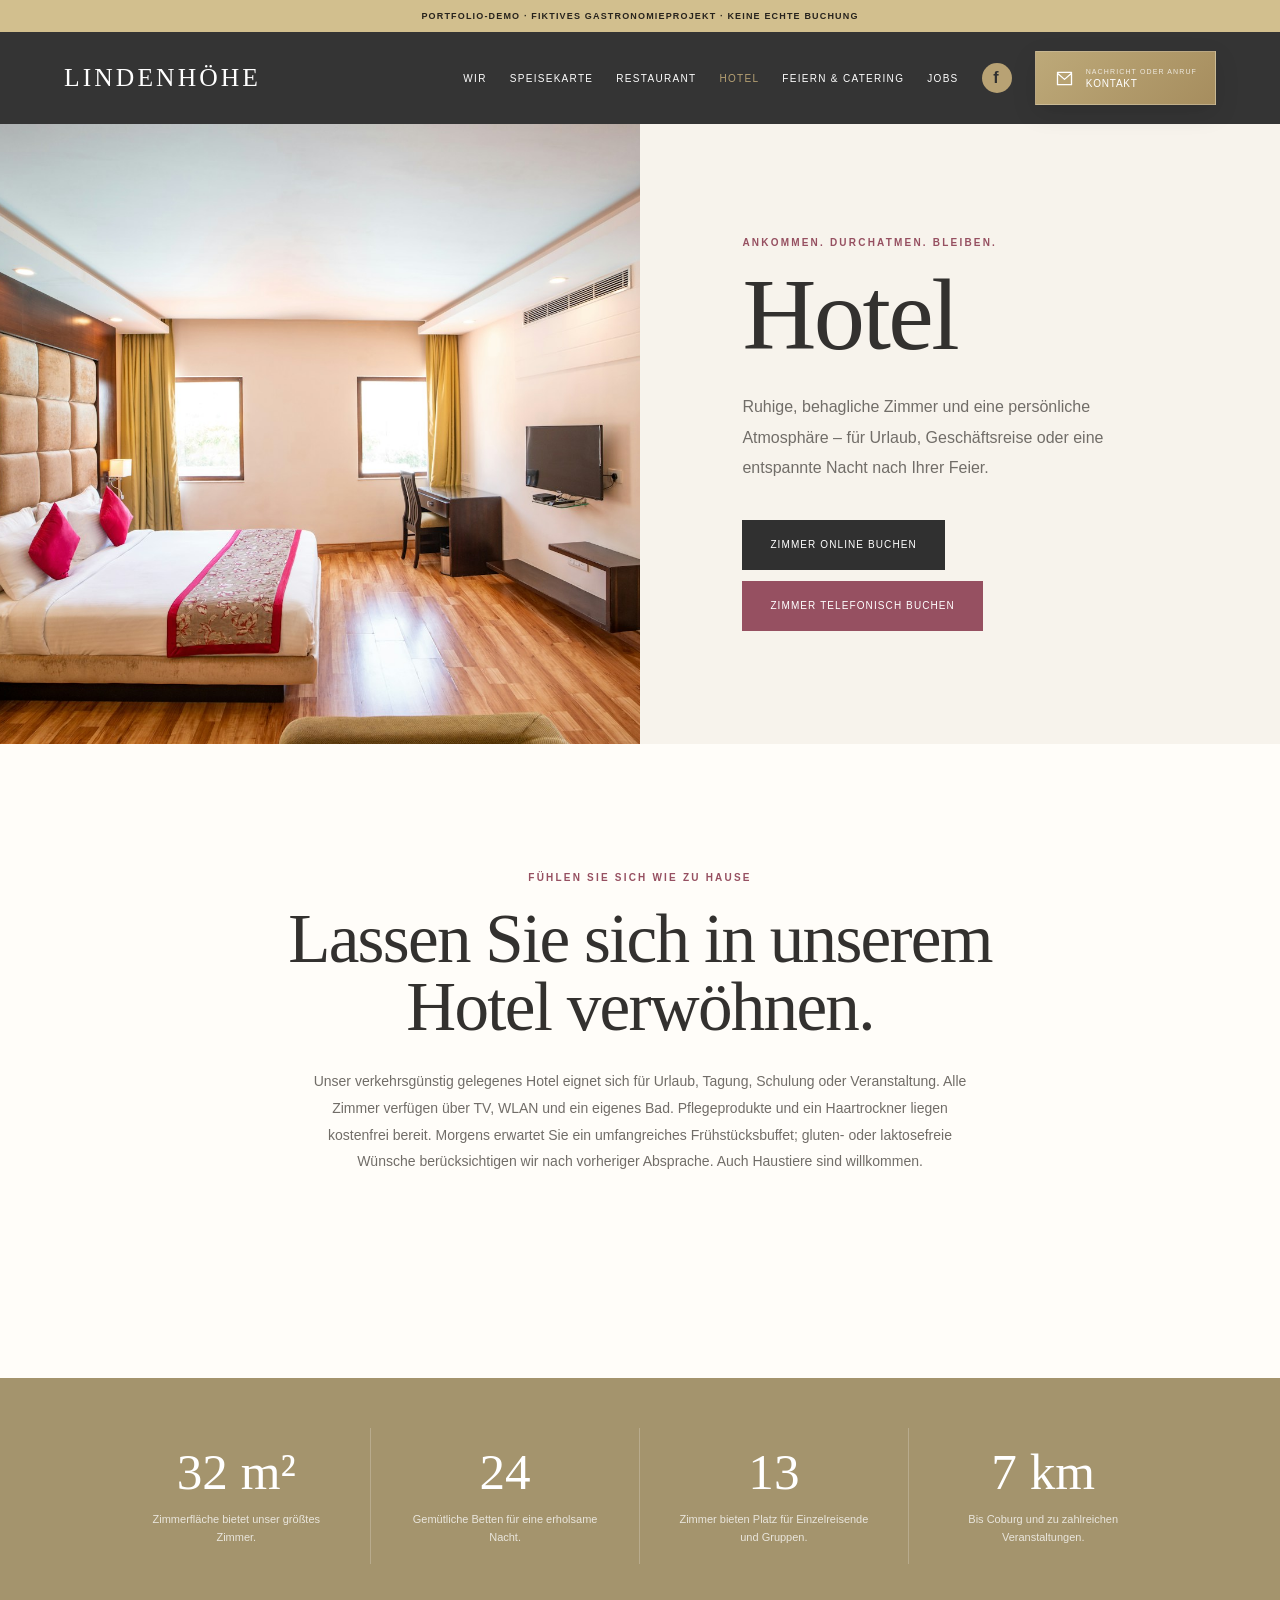
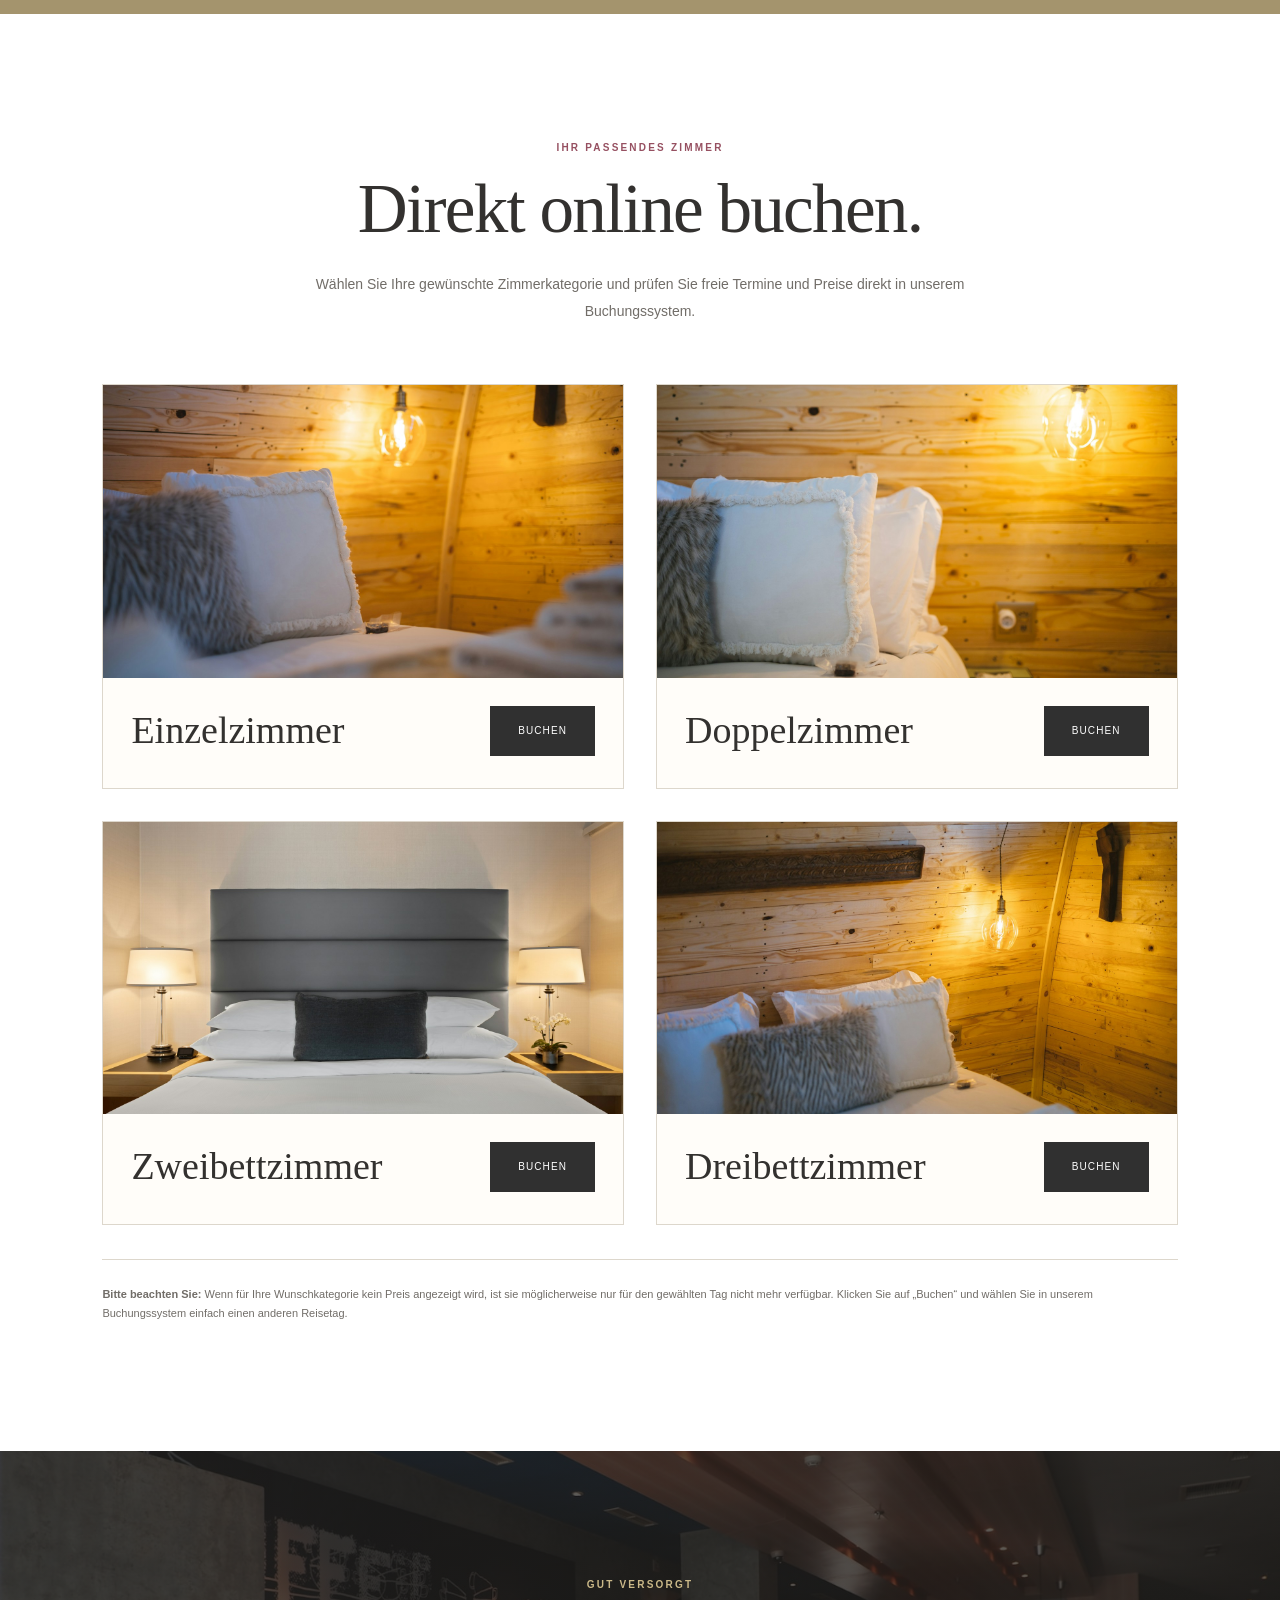
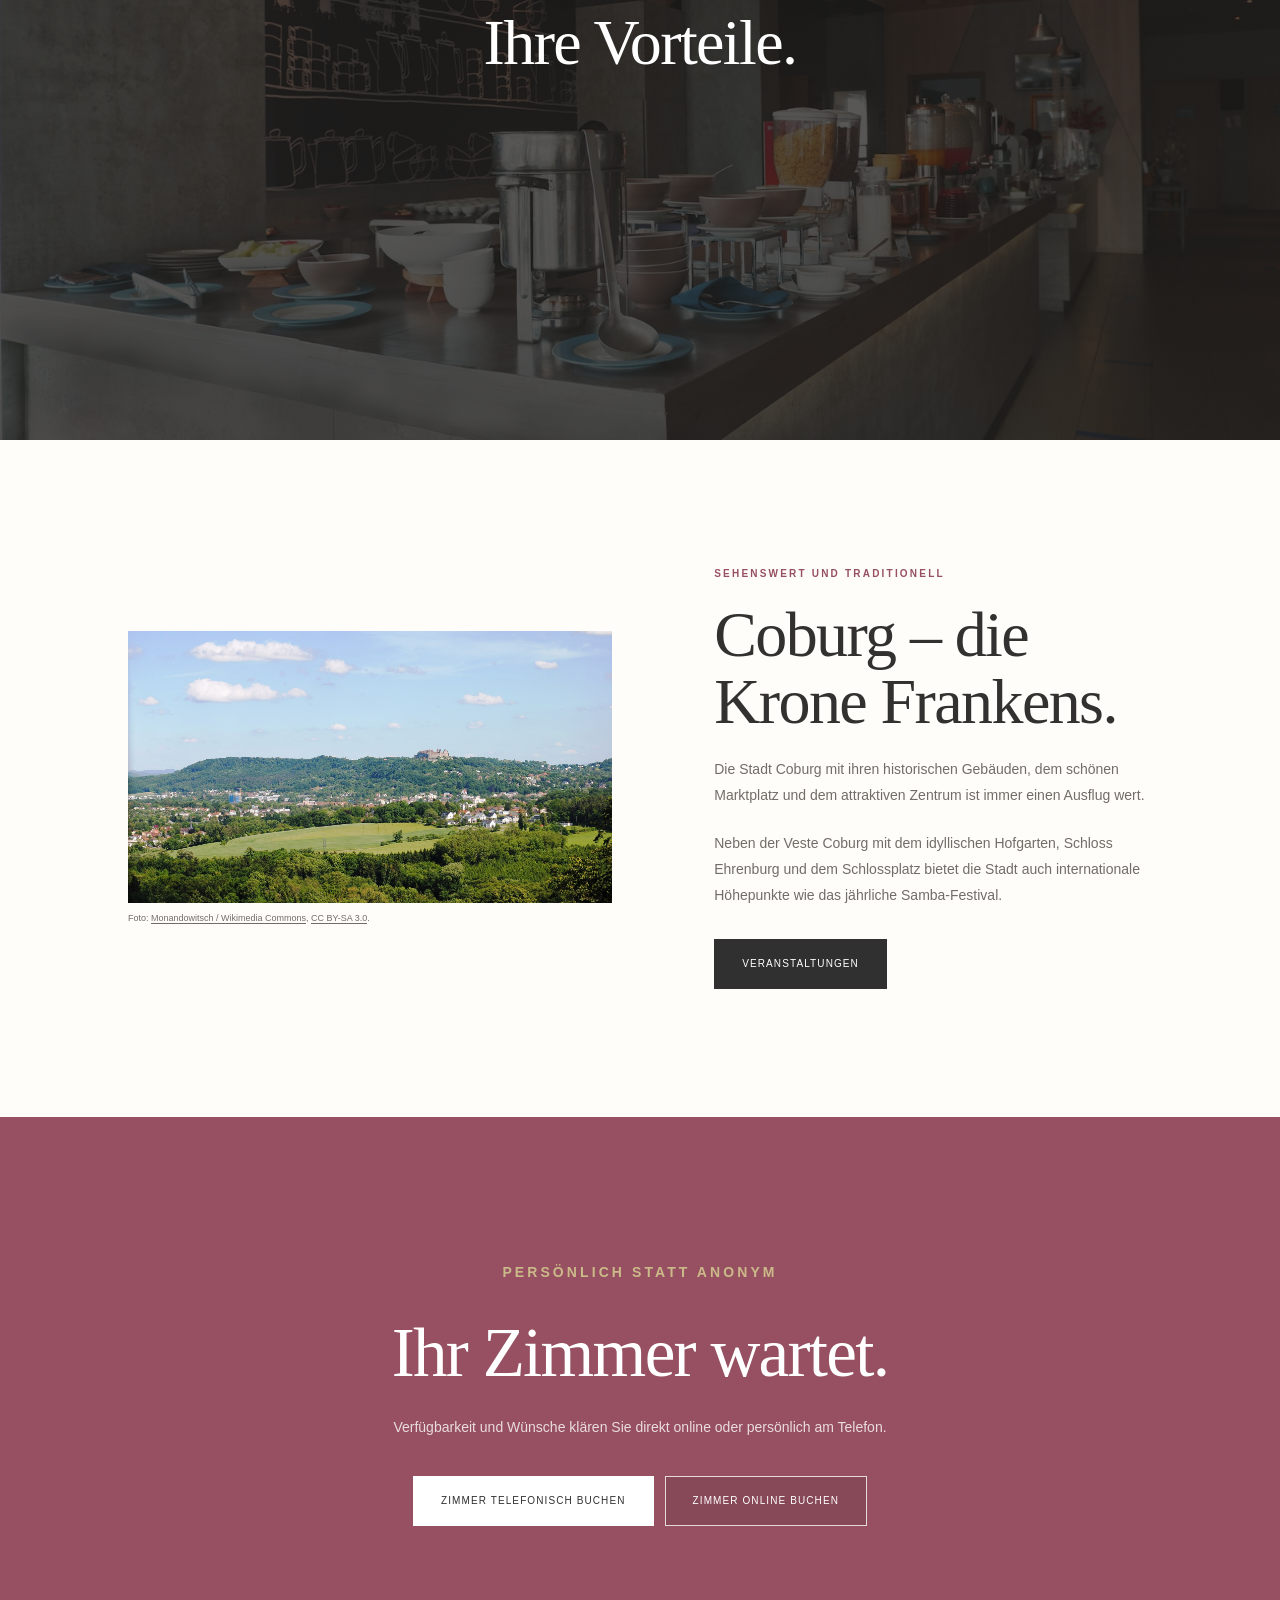
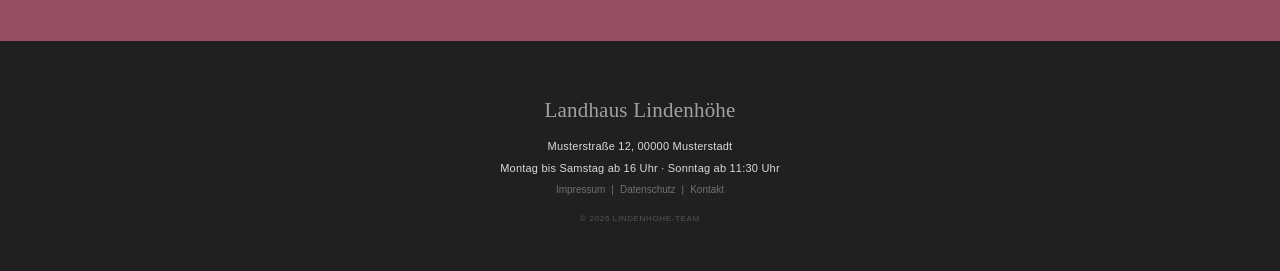
<file: hotel.html>
<!doctype html>
<html lang="de">
<head>
  <meta charset="utf-8"><meta name="viewport" content="width=device-width, initial-scale=1"><meta name="description" content="Hundefreundlich übernachten bei Coburg: Einzel-, Doppel- und Dreibettzimmer im persönlich geführten Hotel Lindenhöhe in Musterstadt.">
  <meta name="robots" content="noindex, nofollow, noarchive"><meta name="theme-color" content="#303030">
  <meta property="og:type" content="website"><meta property="og:locale" content="de_DE"><meta property="og:site_name" content="Landhaus Lindenhöhe"><meta property="og:title" content="Hotel & Zimmer • LINDENHÖHE"><meta property="og:description" content="Einzel-, Doppel- und Dreibettzimmer in Musterstadt bei Coburg – Hunde willkommen."><meta property="og:url" content="https://demo.example/hotel.html"><meta property="og:image" content="https://demo.example/assets/hotel-hero.jpg"><meta name="twitter:card" content="summary_large_image">
  <title>Hotel & Zimmer • LINDENHÖHE im Coburger Land</title><link rel="canonical" href="https://demo.example/hotel.html"><link rel="alternate" hreflang="de-DE" href="https://demo.example/hotel.html"><link rel="manifest" href="site.webmanifest"><link rel="stylesheet" href="styles.css"><script src="script.js" defer></script>
  <script type="application/ld+json">{"@context":"https://schema.org","@graph":[{"@type":"Hotel","@id":"https://demo.example/#hotel","name":"Landhaus Lindenhöhe","url":"https://demo.example/hotel.html","image":"https://demo.example/assets/hotel-hero.jpg","telephone":"+49 0000 000000","email":"demo@example.com","petsAllowed":true,"address":{"@type":"PostalAddress","streetAddress":"Musterstraße 12","postalCode":"00000","addressLocality":"Musterstadt","addressRegion":"Bayern","addressCountry":"DE"}},{"@type":"BreadcrumbList","itemListElement":[{"@type":"ListItem","position":1,"name":"Startseite","item":"https://demo.example/"},{"@type":"ListItem","position":2,"name":"Hotel","item":"https://demo.example/hotel.html"}]}]}</script>
</head>
<body class="detail-page">
  <div class="portfolio-demo-banner" role="note">Portfolio-Demo · Fiktives Gastronomieprojekt · Keine echte Buchung</div>
  <a class="skip-link" href="#inhalt">Zum Inhalt springen</a>
  <header class="site-header"><a class="brand" href="index.html" aria-label="Lindenhöhe – Startseite"></a><button class="nav-toggle" type="button" aria-expanded="false" aria-controls="main-nav" aria-label="Menü öffnen"><span></span><span></span><span></span></button><nav class="main-nav" id="main-nav" aria-label="Hauptnavigation"><a href="index.html#familie">Wir</a><a href="speisekarte.html">Speisekarte</a><a href="restaurant.html">Restaurant</a><a class="active" href="hotel.html">Hotel</a><a href="feiern-catering.html">Feiern & Catering</a><a href="jobs.html">Jobs</a><a class="header-facebook" href="#demo-social" target="_blank" rel="noopener" aria-label="Lindenhöhe auf Facebook öffnen">f</a><a class="nav-button" href="tel:+490000000000"><svg class="nav-phone-icon" viewBox="0 0 24 24" aria-hidden="true"><path d="M7.2 3.5 4.8 5.9c-.8.8-.9 2.1-.3 3.2 2.2 4.1 5.4 7.3 9.5 9.5 1.1.6 2.4.5 3.2-.3l2.4-2.4-4-3-1.8 1.8a13.8 13.8 0 0 1-4.5-4.5l1.8-1.8-3-4Z"/></svg><span><small>Zimmer anfragen</small>0000 000000</span></a></nav></header>
  <main id="inhalt">
    <section class="detail-hero"><figure class="photo-slot detail-hero-photo" data-file="hotel-hero.jpg"><img src="assets/hotel-hero.jpg" fetchpriority="high" alt="Zimmernummern im Hotel Lindenhöhe"><figcaption class="slot-copy"><span class="slot-icon">＋</span><strong>Hotel Lindenhöhe</strong><small>Persönlich und gemütlich</small></figcaption></figure><div class="detail-hero-copy"><p class="overline rose">Ankommen. Durchatmen. Bleiben.</p><h1>Hotel</h1><p class="lead">Ruhige, behagliche Zimmer und eine persönliche Atmosphäre – für Urlaub, Geschäftsreise oder eine entspannte Nacht nach Ihrer Feier.</p><div class="detail-actions"><a class="button button-dark" href="#demo-buchung" target="_blank" rel="noopener">Zimmer online buchen</a><a class="button button-rose" href="tel:+490000000000">Zimmer telefonisch buchen</a></div></div></section>
    <section class="detail-content"><div class="detail-intro reveal"><p class="overline rose">Fühlen Sie sich wie zu Hause</p><h2>Lassen Sie sich in unserem Hotel verwöhnen.</h2><p>Unser verkehrsgünstig gelegenes Hotel eignet sich für Urlaub, Tagung, Schulung oder Veranstaltung. Alle Zimmer verfügen über TV, WLAN und ein eigenes Bad. Pflegeprodukte und ein Haartrockner liegen kostenfrei bereit. Morgens erwartet Sie ein umfangreiches Frühstücksbuffet; gluten- oder laktosefreie Wünsche berücksichtigen wir nach vorheriger Absprache. Auch Haustiere sind willkommen.</p></div></section>
    <section class="hotel-facts" aria-label="Hoteldaten"><div><strong><span data-count-up="32">0</span> m²</strong><p>Zimmerfläche bietet unser größtes Zimmer.</p></div><div><strong><span data-count-up="24">0</span></strong><p>Gemütliche Betten für eine erholsame Nacht.</p></div><div><strong><span data-count-up="13">0</span></strong><p>Zimmer bieten Platz für Einzelreisende und Gruppen.</p></div><div><strong><span data-count-up="7">0</span> km</strong><p>Bis Coburg und zu zahlreichen Veranstaltungen.</p></div></section>
    <section class="hotel-rooms" aria-labelledby="hotel-rooms-title"><div class="detail-intro reveal"><p class="overline rose">Ihr passendes Zimmer</p><h2 id="hotel-rooms-title">Direkt online buchen.</h2><p>Wählen Sie Ihre gewünschte Zimmerkategorie und prüfen Sie freie Termine und Preise direkt in unserem Buchungssystem.</p></div><div class="hotel-room-grid">
      <article class="hotel-room-card reveal"><img src="assets/hotel-single.jpg" loading="lazy" alt="Einzelzimmer im Hotel Lindenhöhe"><div><h3>Einzelzimmer</h3><a class="button button-dark" href="#demo-buchung" target="_blank" rel="noopener">Buchen</a></div></article>
      <article class="hotel-room-card reveal"><img src="assets/hotel-double.jpg" loading="lazy" alt="Doppelzimmer im Hotel Lindenhöhe"><div><h3>Doppelzimmer</h3><a class="button button-dark" href="#demo-buchung" target="_blank" rel="noopener">Buchen</a></div></article>
      <article class="hotel-room-card reveal"><img src="assets/hotel-twin.jpg" loading="lazy" alt="Zweibettzimmer im Hotel Lindenhöhe"><div><h3>Zweibettzimmer</h3><a class="button button-dark" href="#demo-buchung" target="_blank" rel="noopener">Buchen</a></div></article>
      <article class="hotel-room-card reveal"><img src="assets/hotel-triple.jpg" loading="lazy" alt="Dreibettzimmer im Hotel Lindenhöhe"><div><h3>Dreibettzimmer</h3><a class="button button-dark" href="#demo-buchung" target="_blank" rel="noopener">Buchen</a></div></article>
    </div><p class="hotel-booking-note"><strong>Bitte beachten Sie:</strong> Wenn für Ihre Wunschkategorie kein Preis angezeigt wird, ist sie möglicherweise nur für den gewählten Tag nicht mehr verfügbar. Klicken Sie auf „Buchen“ und wählen Sie in unserem Buchungssystem einfach einen anderen Reisetag.</p></section>
    <section class="hotel-benefits" aria-labelledby="hotel-benefits-title"><div class="hotel-benefits-inner"><p class="overline gold">Gut versorgt</p><h2 id="hotel-benefits-title">Ihre Vorteile.</h2><div class="hotel-benefit-grid">
      <article class="hotel-benefit reveal"><span aria-hidden="true">⌁</span><h3>Gratis WLAN</h3><p>Schnelles Hausinternet steht Ihnen kostenfrei zur Verfügung. Die Zugangsdaten erhalten Sie an der Rezeption.</p></article>
      <article class="hotel-benefit reveal"><span aria-hidden="true">✓</span><h3>Gratis parken</h3><p>Auf unserem großen Parkplatz steht Ihnen ein kostenfreier Stellplatz zur Verfügung.</p></article>
      <article class="hotel-benefit reveal"><span aria-hidden="true">★</span><h3>Bestpreis-Garantie</h3><p>Bei der direkten Buchung erhalten Sie stets unseren aktuell besten verfügbaren Preis.</p></article>
    </div></div></section>
    <section class="hotel-coburg"><figure class="reveal"><img src="assets/coburg-veste.jpg" loading="lazy" alt="Veste Coburg im Abendlicht"><figcaption class="image-credit">Foto: <a href="https://commons.wikimedia.org/wiki/File:Panorama,_Veste_Coburg,_von_Schloss_Callenberg,_Coburg.JPG" target="_blank" rel="noopener">Monandowitsch / Wikimedia Commons</a>, <a href="https://creativecommons.org/licenses/by-sa/3.0/" target="_blank" rel="noopener">CC BY-SA 3.0</a>.</figcaption></figure><div class="hotel-coburg-copy reveal"><p class="overline rose">Sehenswert und traditionell</p><h2>Coburg – die Krone Frankens.</h2><p>Die Stadt Coburg mit ihren historischen Gebäuden, dem schönen Marktplatz und dem attraktiven Zentrum ist immer einen Ausflug wert.</p><p>Neben der Veste Coburg mit dem idyllischen Hofgarten, Schloss Ehrenburg und dem Schlossplatz bietet die Stadt auch internationale Höhepunkte wie das jährliche Samba-Festival.</p><a class="button button-dark" href="#demo-veranstaltungen" target="_blank" rel="noopener">Veranstaltungen</a></div></section>
    <section class="detail-cta"><p class="overline gold">Persönlich statt anonym</p><h2>Ihr Zimmer wartet.</h2><p>Verfügbarkeit und Wünsche klären Sie direkt online oder persönlich am Telefon.</p><div class="detail-actions"><a class="button button-light" href="tel:+490000000000">Zimmer telefonisch buchen</a><a class="button button-outline" href="#demo-buchung" target="_blank" rel="noopener">Zimmer online buchen</a></div></section>
  </main>
  <footer class="site-footer"><h2>Landhaus Lindenhöhe</h2><p>Musterstraße 12, 00000 Musterstadt</p><p>Montag bis Samstag ab 16 Uhr · Sonntag ab 11:30 Uhr</p><nav class="footer-links"><a href="impressum.html">Impressum</a><span>|</span><a href="datenschutz.html">Datenschutz</a><span>|</span><a href="index.html#kontakt">Kontakt</a></nav><small>© <span id="year"></span> Lindenhöhe-Team</small></footer><a class="mobile-call" href="#demo-buchung" target="_blank" rel="noopener">↗ <span>Zimmer online buchen</span></a>
</body>
</html>
</file>
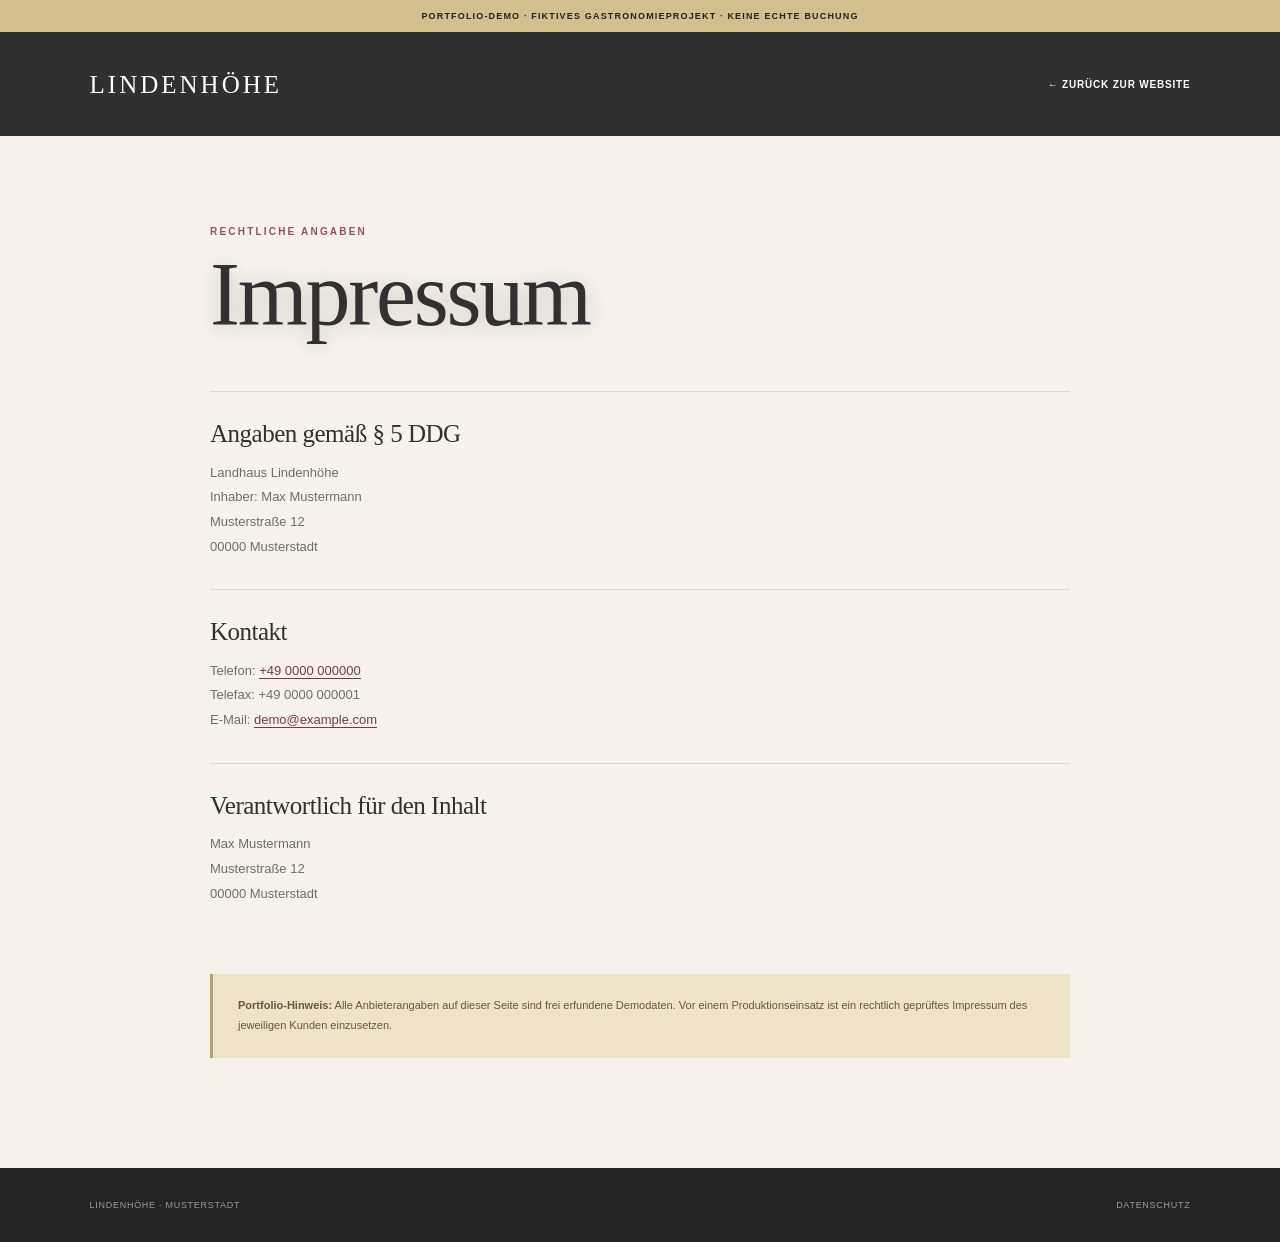
<file: impressum.html>
<!doctype html>
<html lang="de">
<head>
  <meta charset="utf-8">
  <meta name="viewport" content="width=device-width, initial-scale=1">
  <meta name="description" content="Impressum und Anbieterkennzeichnung des Landhauses Lindenhöhe in Musterstadt.">
  <meta name="robots" content="noindex, nofollow, noarchive">
  <meta name="theme-color" content="#303030">
  <title>Impressum | Lindenhöhe</title>
  <link rel="canonical" href="https://demo.example/impressum.html">
  
  <link rel="stylesheet" href="styles.css">
</head>
<body class="legal-page">
  <div class="portfolio-demo-banner" role="note">Portfolio-Demo · Fiktives Gastronomieprojekt · Keine echte Buchung</div>
  <a class="skip-link" href="#inhalt">Zum Inhalt springen</a>
  <header class="legal-header">
    <a href="index.html" aria-label="Lindenhöhe – Startseite"></a>
    <a class="legal-back" href="index.html">← Zurück zur Website</a>
  </header>
  <main class="legal-content" id="inhalt">
    <p class="overline rose">Rechtliche Angaben</p>
    <h1>Impressum</h1>
    <section>
      <h2>Angaben gemäß § 5 DDG</h2>
      <p>Landhaus Lindenhöhe<br>Inhaber: Max Mustermann<br>Musterstraße 12<br>00000 Musterstadt</p>
    </section>
    <section>
      <h2>Kontakt</h2>
      <p>Telefon: <a href="tel:+490000000000">+49 0000 000000</a><br>Telefax: +49 0000 000001<br>E-Mail: <a href="mailto:demo@example.com">demo@example.com</a></p>
    </section>
    <section>
      <h2>Verantwortlich für den Inhalt</h2>
      <p>Max Mustermann<br>Musterstraße 12<br>00000 Musterstadt</p>
    </section>
    <aside class="legal-notice"><strong>Portfolio-Hinweis:</strong> Alle Anbieterangaben auf dieser Seite sind frei erfundene Demodaten. Vor einem Produktionseinsatz ist ein rechtlich geprüftes Impressum des jeweiligen Kunden einzusetzen.</aside>
  </main>
  <footer class="legal-footer"><span>Lindenhöhe · Musterstadt</span><a href="datenschutz.html">Datenschutz</a></footer>
</body>
</html>
</file>
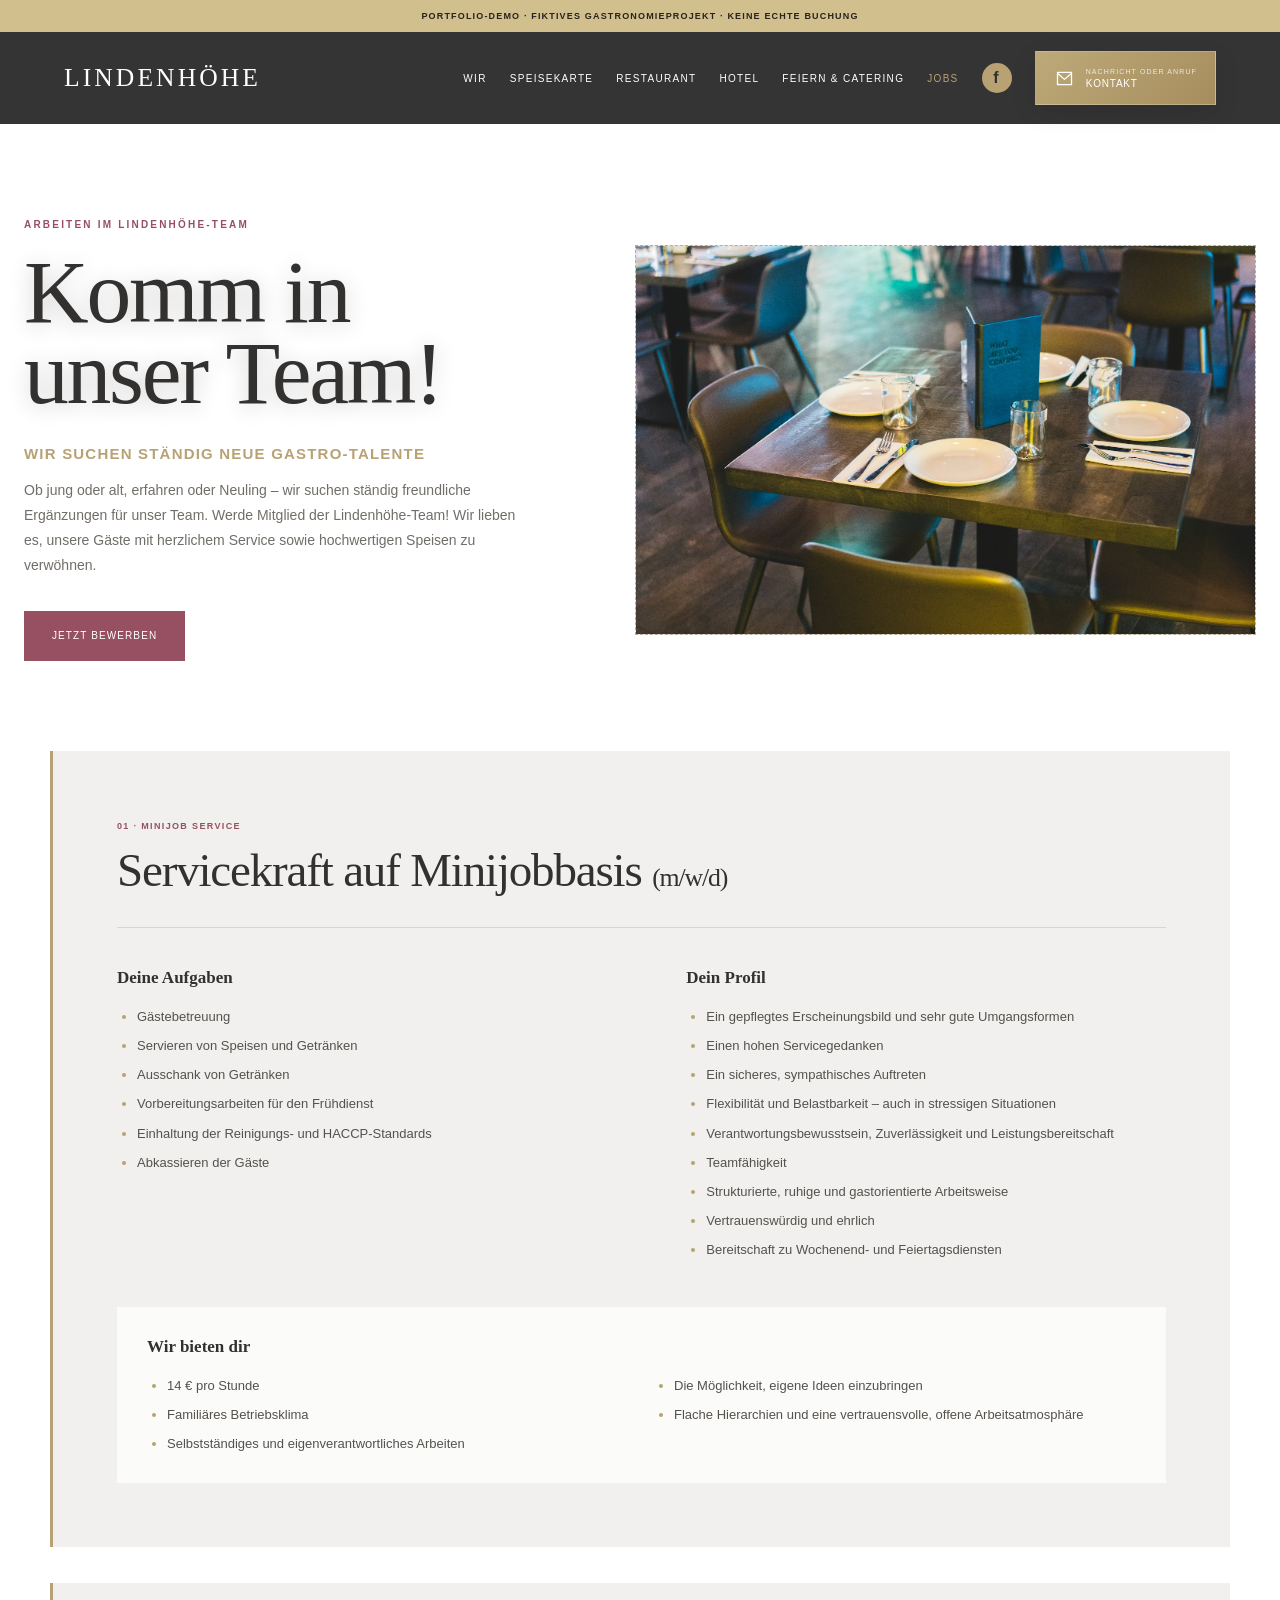
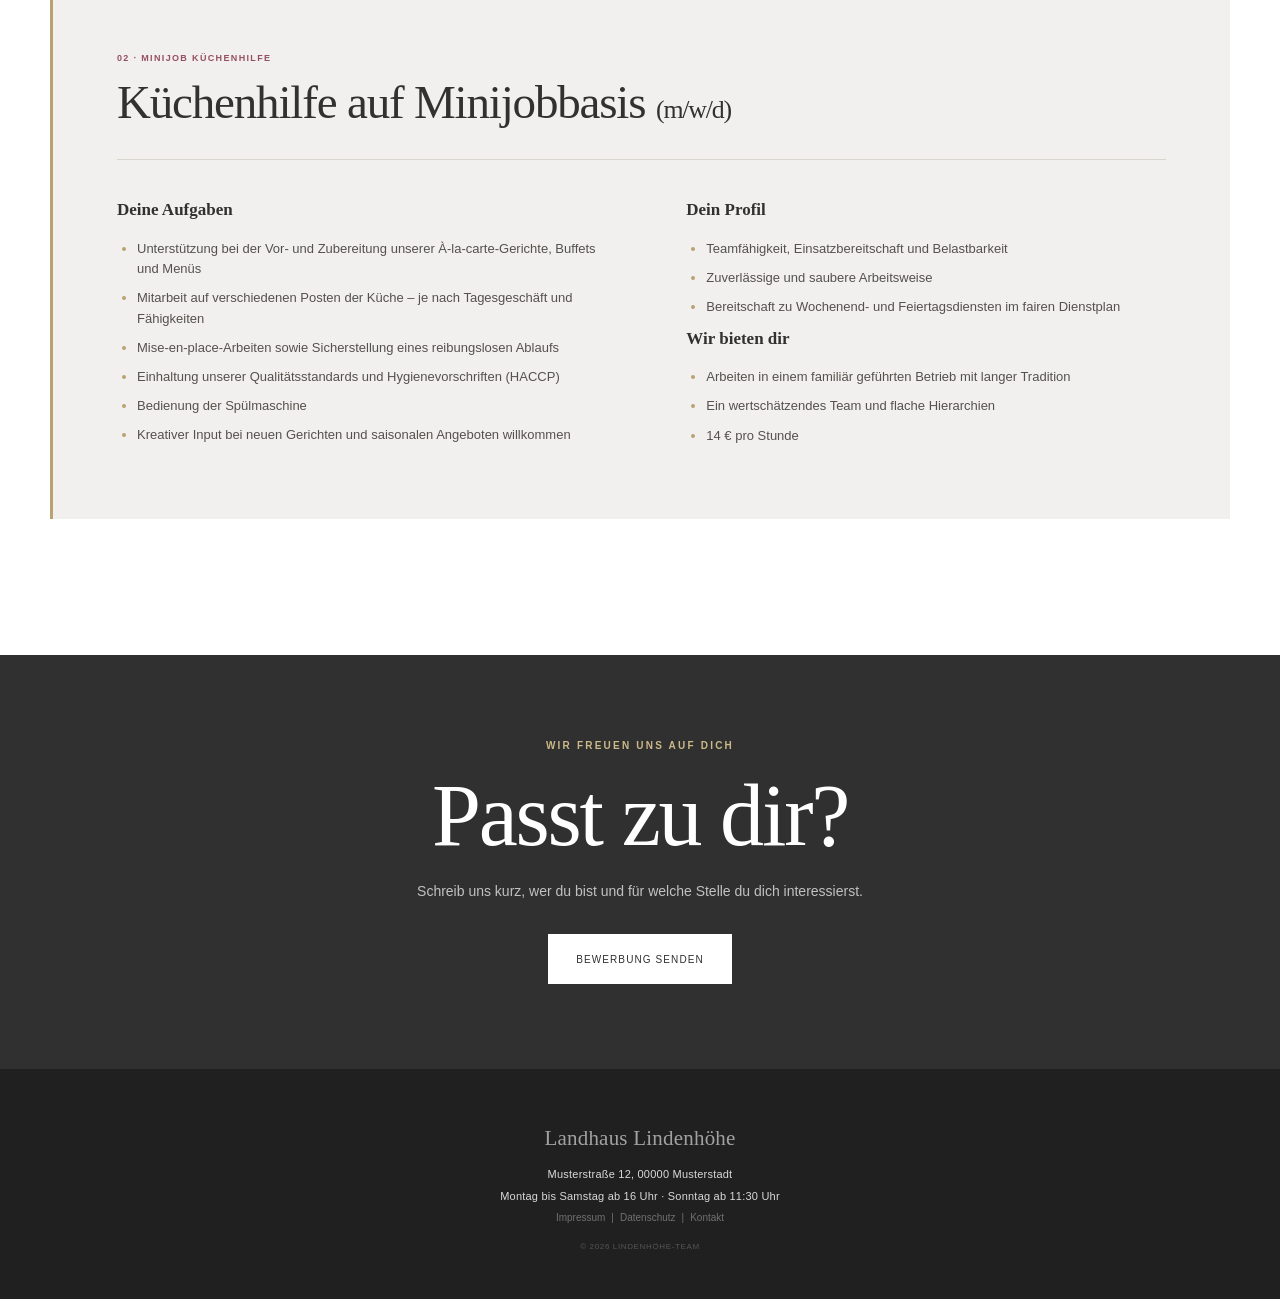
<file: jobs.html>
<!doctype html>
<html lang="de">
<head>
  <meta charset="utf-8">
  <meta name="viewport" content="width=device-width, initial-scale=1">
  <meta name="description" content="Jobs und Minijobs im Service und in der Küche bei der Lindenhöhe in Musterstadt.">
  <meta name="robots" content="noindex, nofollow, noarchive">
  <meta name="theme-color" content="#303030">
  <meta property="og:type" content="website"><meta property="og:locale" content="de_DE"><meta property="og:site_name" content="Landhaus Lindenhöhe">
  <meta property="og:title" content="Jobs • LINDENHÖHE"><meta property="og:description" content="Komm in unser Team: Minijobs im Service und in der Küche."><meta property="og:url" content="https://demo.example/jobs.html"><meta property="og:image" content="https://demo.example/assets/dining-room-1.jpg">
  <title>Jobs • LINDENHÖHE in Musterstadt</title>
  <link rel="canonical" href="https://demo.example/jobs.html">
  
  <link rel="stylesheet" href="styles.css">
  <script src="script.js" defer></script>
</head>
<body class="detail-page jobs-page">
  <div class="portfolio-demo-banner" role="note">Portfolio-Demo · Fiktives Gastronomieprojekt · Keine echte Buchung</div>
  <a class="skip-link" href="#inhalt">Zum Inhalt springen</a>
  <header class="site-header"><a class="brand" href="index.html" aria-label="Lindenhöhe – Startseite"></a><button class="nav-toggle" type="button" aria-expanded="false" aria-controls="main-nav" aria-label="Menü öffnen"><span></span><span></span><span></span></button><nav class="main-nav" id="main-nav" aria-label="Hauptnavigation"><a href="index.html#familie">Wir</a><a href="speisekarte.html">Speisekarte</a><a href="restaurant.html">Restaurant</a><a href="hotel.html">Hotel</a><a href="feiern-catering.html">Feiern & Catering</a><a class="active" href="jobs.html">Jobs</a><a class="header-facebook" href="#demo-social" target="_blank" rel="noopener" aria-label="Lindenhöhe auf Facebook öffnen">f</a><a class="nav-button" href="tel:+490000000000"><span><small>Nachricht oder Anruf</small>Kontakt</span></a></nav></header>

  <main id="inhalt" class="jobs-main">
    <section class="jobs-intro">
      <div class="jobs-intro-copy reveal">
        <p class="overline rose">Arbeiten im Lindenhöhe-Team</p>
        <h1>Komm in<br>unser Team!</h1>
        <h2>Wir suchen ständig neue Gastro-Talente</h2>
        <p>Ob jung oder alt, erfahren oder Neuling – wir suchen ständig freundliche Ergänzungen für unser Team. Werde Mitglied der Lindenhöhe-Team! Wir lieben es, unsere Gäste mit herzlichem Service sowie hochwertigen Speisen zu verwöhnen.</p>
        <a class="button button-rose contact-open" data-contact-reason="Bewerbung" href="mailto:demo@example.com?subject=Bewerbung">Jetzt bewerben</a>
      </div>
      <figure class="photo-slot jobs-photo reveal"><img src="assets/dining-room-1.jpg" alt="Arbeitsplatz in der Gastronomie" onerror="this.hidden=true"><figcaption class="slot-copy"><span class="slot-icon">＋</span><strong>Arbeitsplatz</strong><small>assets/dining-room-1.jpg · Querformat</small></figcaption></figure>
    </section>

    <section class="jobs-list" aria-label="Offene Stellen">
      <article class="job-card reveal">
        <header><span>01 · Minijob Service</span><h2>Servicekraft auf Minijobbasis <small>(m/w/d)</small></h2></header>
        <div class="job-columns">
          <section><h3>Deine Aufgaben</h3><ul><li>Gästebetreuung</li><li>Servieren von Speisen und Getränken</li><li>Ausschank von Getränken</li><li>Vorbereitungsarbeiten für den Frühdienst</li><li>Einhaltung der Reinigungs- und HACCP-Standards</li><li>Abkassieren der Gäste</li></ul></section>
          <section><h3>Dein Profil</h3><ul><li>Ein gepflegtes Erscheinungsbild und sehr gute Umgangsformen</li><li>Einen hohen Servicegedanken</li><li>Ein sicheres, sympathisches Auftreten</li><li>Flexibilität und Belastbarkeit – auch in stressigen Situationen</li><li>Verantwortungsbewusstsein, Zuverlässigkeit und Leistungsbereitschaft</li><li>Teamfähigkeit</li><li>Strukturierte, ruhige und gastorientierte Arbeitsweise</li><li>Vertrauenswürdig und ehrlich</li><li>Bereitschaft zu Wochenend- und Feiertagsdiensten</li></ul></section>
        </div>
        <section class="job-offer"><h3>Wir bieten dir</h3><ul><li>14 € pro Stunde</li><li>Familiäres Betriebsklima</li><li>Selbstständiges und eigenverantwortliches Arbeiten</li><li>Die Möglichkeit, eigene Ideen einzubringen</li><li>Flache Hierarchien und eine vertrauensvolle, offene Arbeitsatmosphäre</li></ul></section>
      </article>

      <article class="job-card reveal">
        <header><span>02 · Minijob Küchenhilfe</span><h2>Küchenhilfe auf Minijobbasis <small>(m/w/d)</small></h2></header>
        <div class="job-columns">
          <section><h3>Deine Aufgaben</h3><ul><li>Unterstützung bei der Vor- und Zubereitung unserer À-la-carte-Gerichte, Buffets und Menüs</li><li>Mitarbeit auf verschiedenen Posten der Küche – je nach Tagesgeschäft und Fähigkeiten</li><li>Mise-en-place-Arbeiten sowie Sicherstellung eines reibungslosen Ablaufs</li><li>Einhaltung unserer Qualitätsstandards und Hygienevorschriften (HACCP)</li><li>Bedienung der Spülmaschine</li><li>Kreativer Input bei neuen Gerichten und saisonalen Angeboten willkommen</li></ul></section>
          <section><h3>Dein Profil</h3><ul><li>Teamfähigkeit, Einsatzbereitschaft und Belastbarkeit</li><li>Zuverlässige und saubere Arbeitsweise</li><li>Bereitschaft zu Wochenend- und Feiertagsdiensten im fairen Dienstplan</li></ul><h3>Wir bieten dir</h3><ul><li>Arbeiten in einem familiär geführten Betrieb mit langer Tradition</li><li>Ein wertschätzendes Team und flache Hierarchien</li><li>14 € pro Stunde</li></ul></section>
        </div>
      </article>
    </section>

    <section class="jobs-cta reveal"><p class="overline gold">Wir freuen uns auf dich</p><h2>Passt zu dir?</h2><p>Schreib uns kurz, wer du bist und für welche Stelle du dich interessierst.</p><a class="button button-light contact-open" data-contact-reason="Bewerbung" href="mailto:demo@example.com?subject=Bewerbung">Bewerbung senden</a></section>
  </main>
  <footer class="site-footer"><h2>Landhaus Lindenhöhe</h2><p>Musterstraße 12, 00000 Musterstadt</p><p>Montag bis Samstag ab 16 Uhr · Sonntag ab 11:30 Uhr</p><nav class="footer-links"><a href="impressum.html">Impressum</a><span>|</span><a href="datenschutz.html">Datenschutz</a><span>|</span><a href="index.html#kontakt">Kontakt</a></nav><small>© <span id="year"></span> Lindenhöhe-Team</small></footer>
  <button class="mobile-call contact-open" type="button" data-contact-reason="Bewerbung">✉ <span>Jetzt bewerben</span></button>
</body>
</html>
</file>
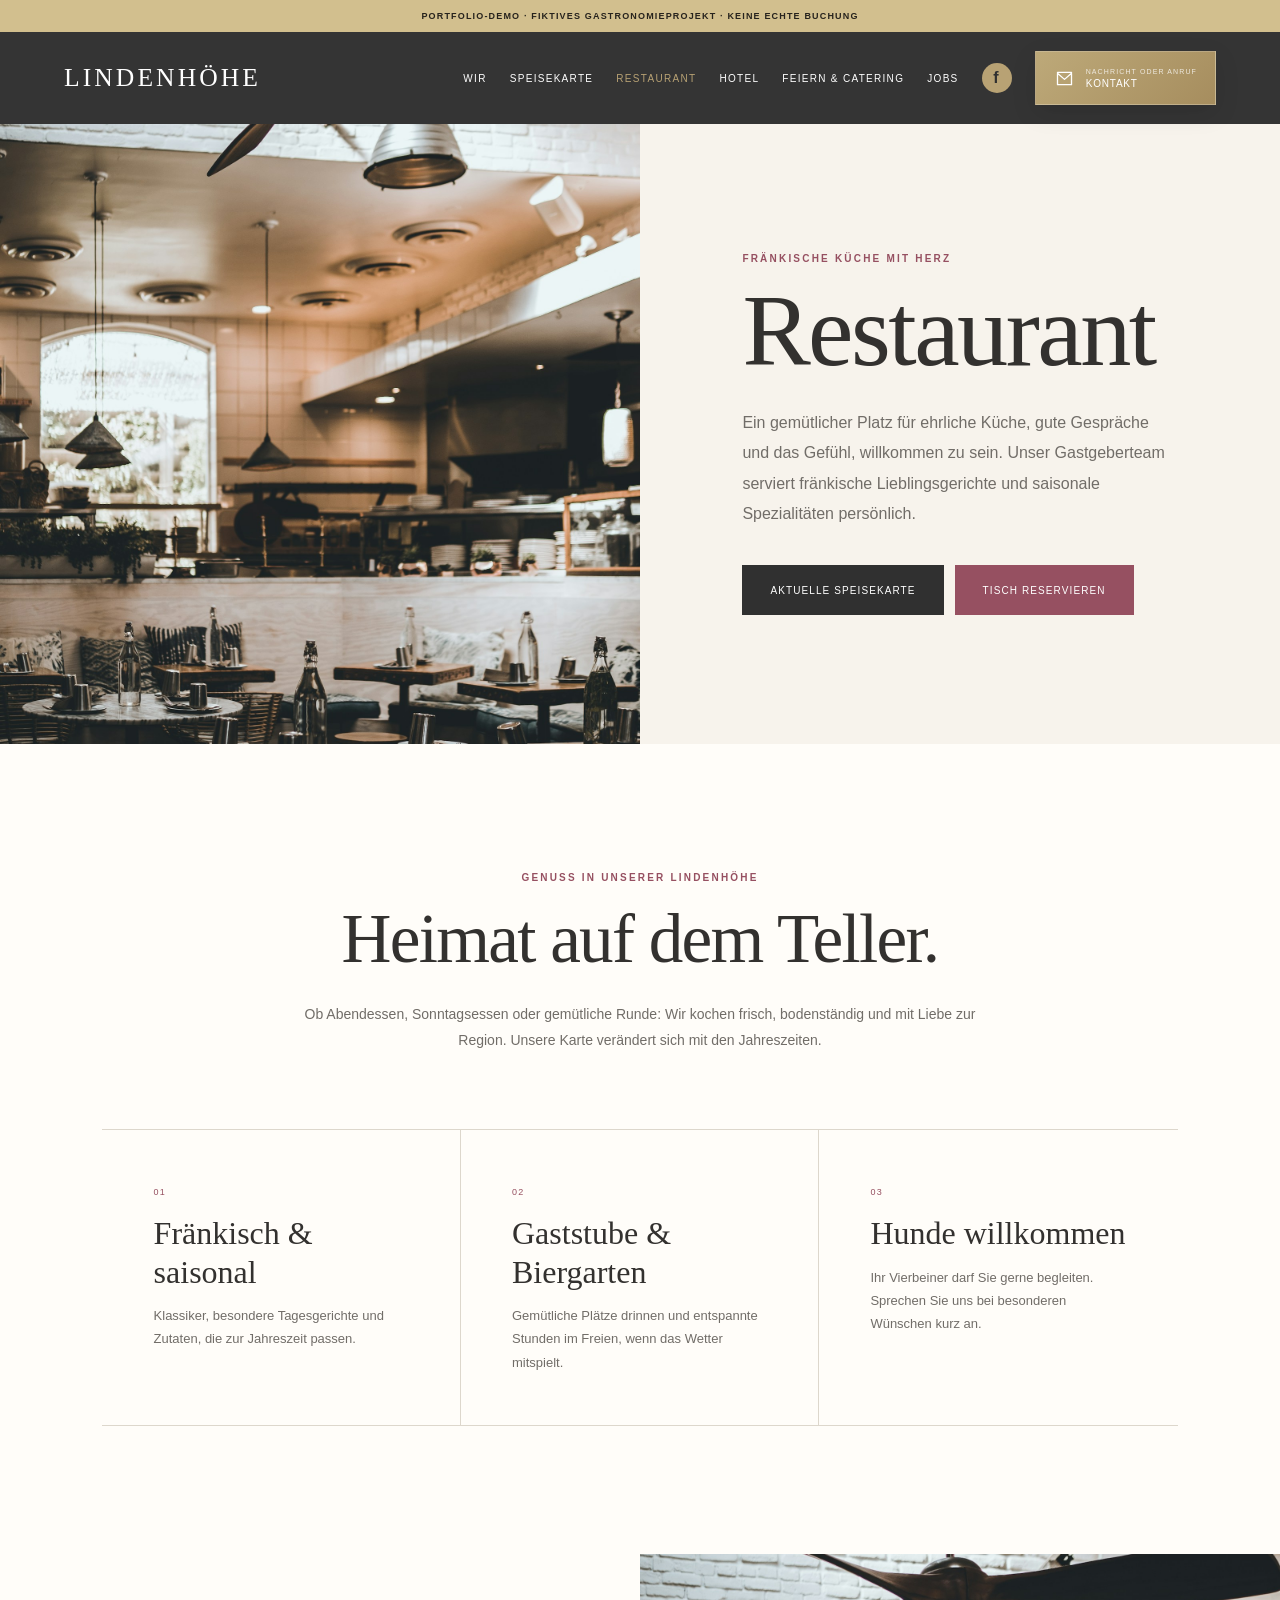
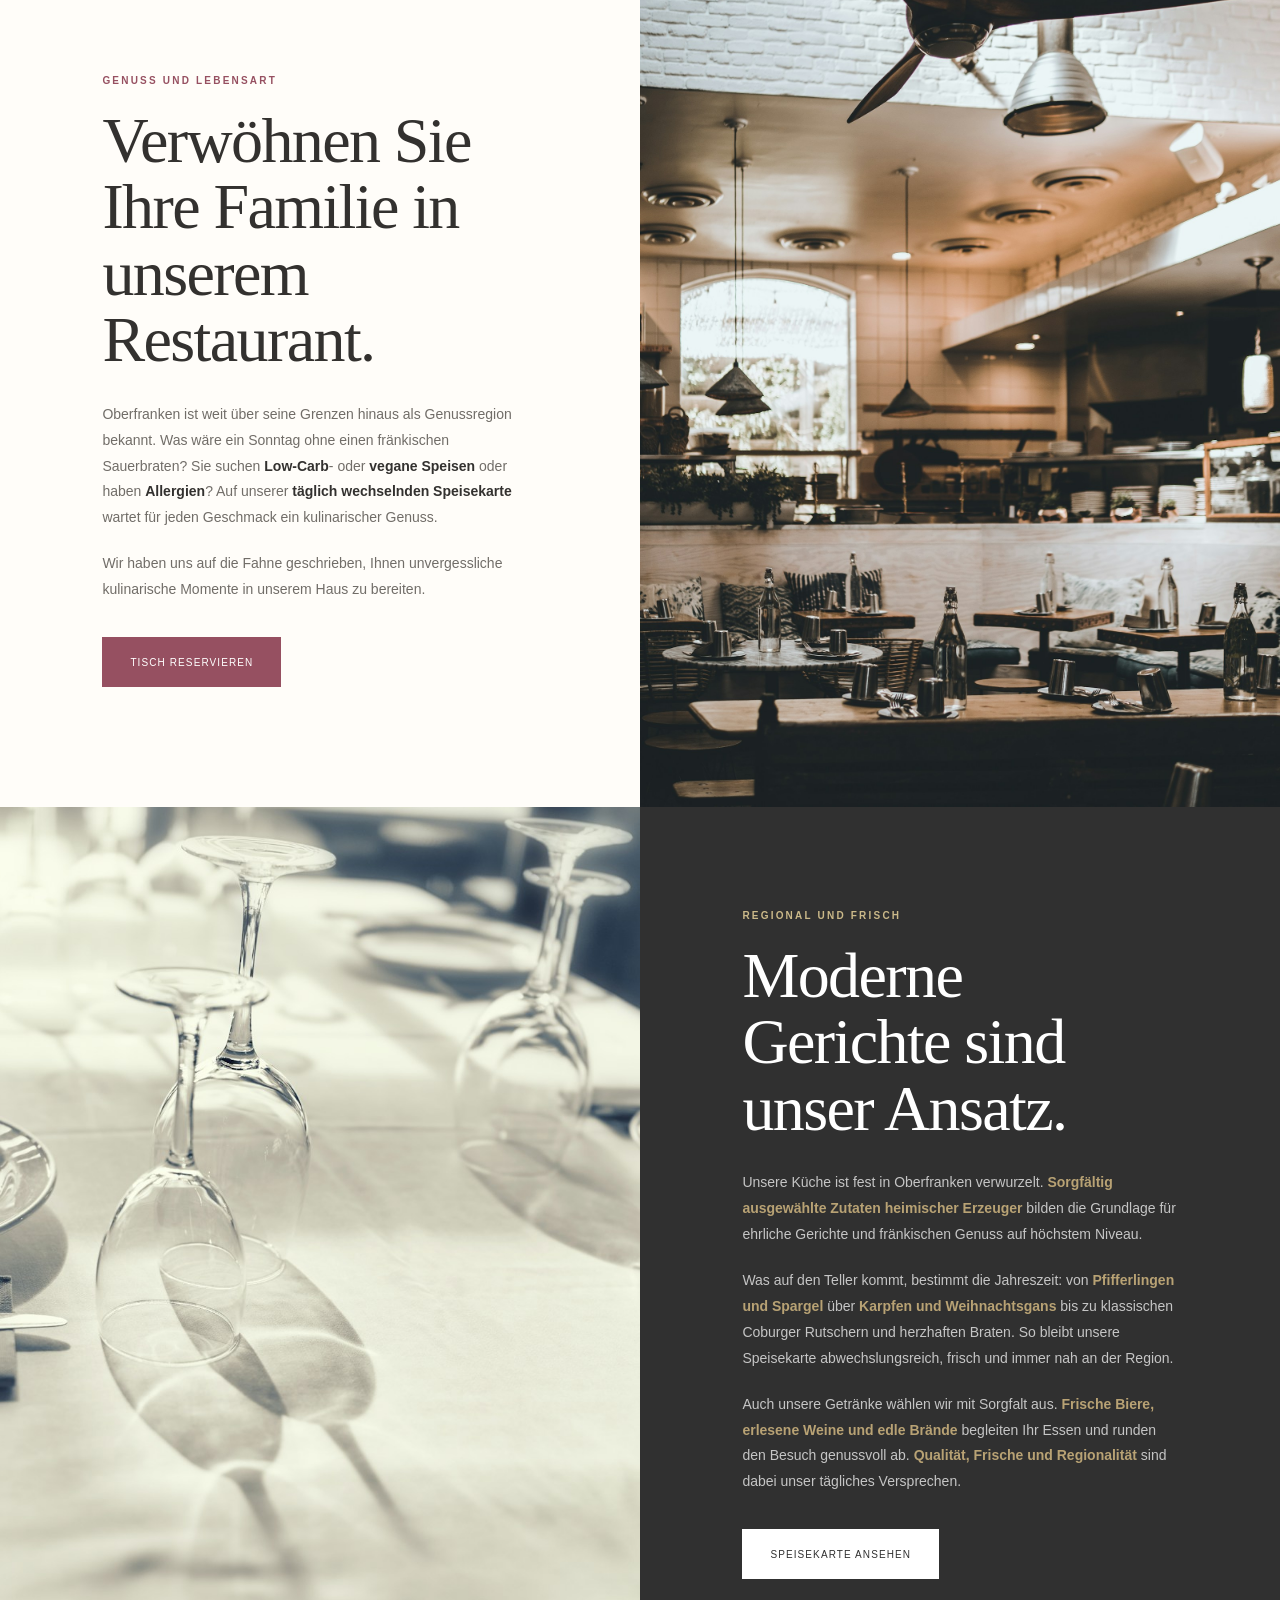
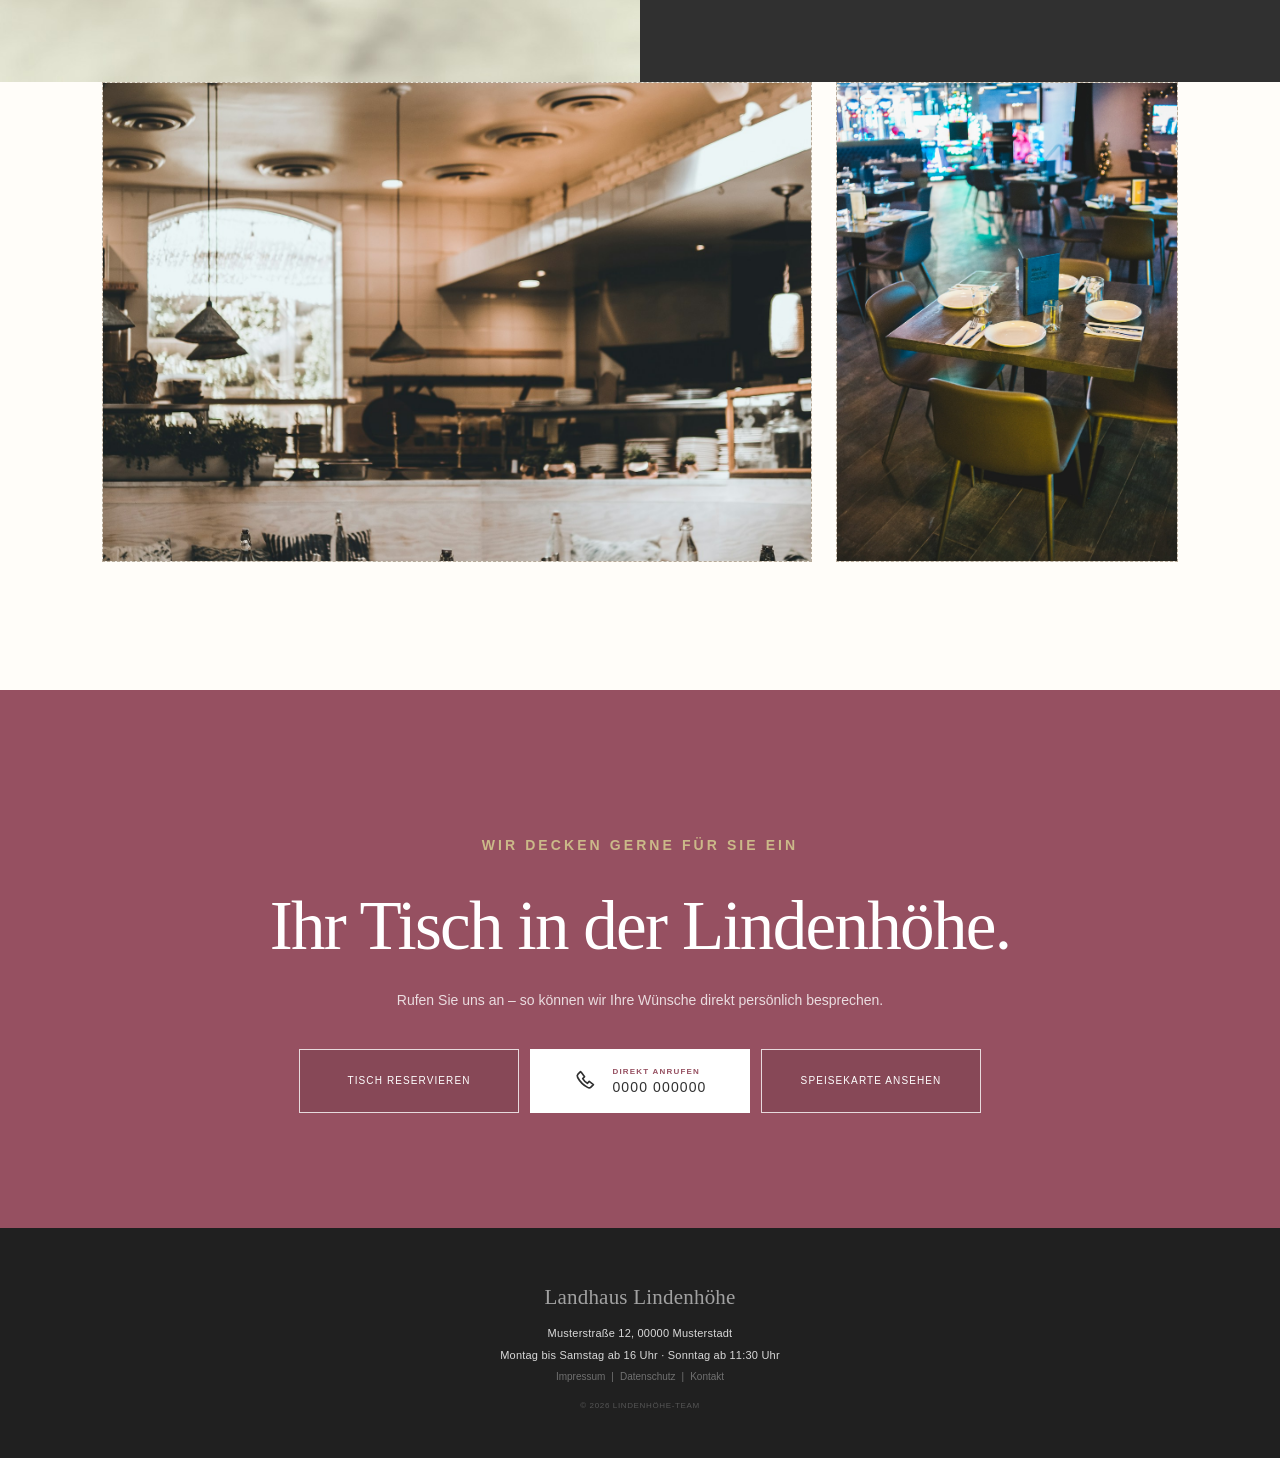
<file: restaurant.html>
<!doctype html>
<html lang="de">
<head>
  <meta charset="utf-8">
  <meta name="viewport" content="width=device-width, initial-scale=1">
  <meta name="description" content="Fränkisch essen in Musterstadt: saisonale Küche, Gaststube und Biergarten im hundefreundlichen Restaurant Lindenhöhe bei Coburg.">
  <meta name="robots" content="noindex, nofollow, noarchive">
  <meta name="theme-color" content="#303030">
  <meta property="og:type" content="website"><meta property="og:locale" content="de_DE"><meta property="og:site_name" content="Landhaus Lindenhöhe">
  <meta property="og:title" content="Fränkisches Restaurant • LINDENHÖHE"><meta property="og:description" content="Saisonale fränkische Küche, Gaststube und Biergarten in Musterstadt."><meta property="og:url" content="https://demo.example/restaurant.html"><meta property="og:image" content="https://demo.example/assets/restaurant-hero.jpg">
  <meta name="twitter:card" content="summary_large_image">
  <title>Restaurant • LINDENHÖHE im Coburger Land</title>
  <link rel="canonical" href="https://demo.example/restaurant.html"><link rel="alternate" hreflang="de-DE" href="https://demo.example/restaurant.html">
  
  <link rel="manifest" href="site.webmanifest">
  <link rel="stylesheet" href="styles.css">
  <script src="script.js" defer></script>
  <script type="application/ld+json">{"@context":"https://schema.org","@graph":[{"@type":"Restaurant","@id":"https://demo.example/#restaurant","name":"Landhaus Lindenhöhe","url":"https://demo.example/restaurant.html","image":"https://demo.example/assets/restaurant-hero.jpg","telephone":"+49 0000 000000","email":"demo@example.com","servesCuisine":["Fränkisch","Deutsch","Regional"],"hasMenu":"https://demo.example/speisekarte.html","petsAllowed":true,"address":{"@type":"PostalAddress","streetAddress":"Musterstraße 12","postalCode":"00000","addressLocality":"Musterstadt","addressRegion":"Bayern","addressCountry":"DE"}},{"@type":"BreadcrumbList","itemListElement":[{"@type":"ListItem","position":1,"name":"Startseite","item":"https://demo.example/"},{"@type":"ListItem","position":2,"name":"Restaurant","item":"https://demo.example/restaurant.html"}]}]}</script>
</head>
<body class="detail-page">
  <div class="portfolio-demo-banner" role="note">Portfolio-Demo · Fiktives Gastronomieprojekt · Keine echte Buchung</div>
  <a class="skip-link" href="#inhalt">Zum Inhalt springen</a>
  <header class="site-header">
    <a class="brand" href="index.html" aria-label="Lindenhöhe – Startseite"></a>
    <button class="nav-toggle" type="button" aria-expanded="false" aria-controls="main-nav" aria-label="Menü öffnen"><span></span><span></span><span></span></button>
    <nav class="main-nav" id="main-nav" aria-label="Hauptnavigation">
      <a href="index.html#familie">Wir</a><a href="speisekarte.html">Speisekarte</a><a class="active" href="restaurant.html">Restaurant</a><a href="hotel.html">Hotel</a><a href="feiern-catering.html">Feiern & Catering</a><a href="jobs.html">Jobs</a>
      <a class="header-facebook" href="#demo-social" target="_blank" rel="noopener" aria-label="Lindenhöhe auf Facebook öffnen">f</a>
      <a class="nav-button" href="tel:+490000000000"><svg class="nav-phone-icon" viewBox="0 0 24 24" aria-hidden="true"><path d="M7.2 3.5 4.8 5.9c-.8.8-.9 2.1-.3 3.2 2.2 4.1 5.4 7.3 9.5 9.5 1.1.6 2.4.5 3.2-.3l2.4-2.4-4-3-1.8 1.8a13.8 13.8 0 0 1-4.5-4.5l1.8-1.8-3-4Z"/></svg><span><small>Direkt anrufen</small>0000 000000</span></a>
    </nav>
  </header>
  <main id="inhalt">
    <section class="detail-hero">
      <figure class="photo-slot detail-hero-photo" data-file="dining-room-2.jpg"><img src="assets/dining-room-2.jpg" fetchpriority="high" alt="Restaurantambiente der Lindenhöhe" onerror="this.hidden=true"><figcaption class="slot-copy"><span class="slot-icon">＋</span><strong>Restaurant & Ambiente</strong><small>dining-room-2.jpg</small></figcaption></figure>
      <div class="detail-hero-copy"><p class="overline rose">Fränkische Küche mit Herz</p><h1>Restaurant</h1><p class="lead">Ein gemütlicher Platz für ehrliche Küche, gute Gespräche und das Gefühl, willkommen zu sein. Unser Gastgeberteam serviert fränkische Lieblingsgerichte und saisonale Spezialitäten persönlich.</p><div class="detail-actions"><a class="button button-dark" href="speisekarte.html">Aktuelle Speisekarte</a><a class="button button-rose contact-open" href="#kontaktformular" data-contact-reason="Tischreservierung">Tisch reservieren</a></div></div>
    </section>
    <section class="detail-content">
      <div class="detail-intro reveal"><p class="overline rose">Genuss in unserer Lindenhöhe</p><h2>Heimat auf dem Teller.</h2><p>Ob Abendessen, Sonntagsessen oder gemütliche Runde: Wir kochen frisch, bodenständig und mit Liebe zur Region. Unsere Karte verändert sich mit den Jahreszeiten.</p></div>
      <div class="detail-grid reveal">
        <article class="detail-card"><span>01</span><h3>Fränkisch & saisonal</h3><p>Klassiker, besondere Tagesgerichte und Zutaten, die zur Jahreszeit passen.</p></article>
        <article class="detail-card"><span>02</span><h3>Gaststube & Biergarten</h3><p>Gemütliche Plätze drinnen und entspannte Stunden im Freien, wenn das Wetter mitspielt.</p></article>
        <article class="detail-card"><span>03</span><h3>Hunde willkommen</h3><p>Ihr Vierbeiner darf Sie gerne begleiten. Sprechen Sie uns bei besonderen Wünschen kurz an.</p></article>
      </div>
    </section>
    <section class="restaurant-story" aria-label="Genuss und regionale Küche">
      <article class="restaurant-feature reveal">
        <div class="restaurant-feature-copy"><p class="overline rose">Genuss und Lebensart</p><h2>Verwöhnen Sie Ihre Familie in unserem Restaurant.</h2><p>Oberfranken ist weit über seine Grenzen hinaus als Genussregion bekannt. Was wäre ein Sonntag ohne einen fränkischen Sauerbraten? Sie suchen <strong>Low-Carb</strong>- oder <strong>vegane Speisen</strong> oder haben <strong>Allergien</strong>? Auf unserer <strong>täglich wechselnden Speisekarte</strong> wartet für jeden Geschmack ein kulinarischer Genuss.</p><p>Wir haben uns auf die Fahne geschrieben, Ihnen unvergessliche kulinarische Momente in unserem Haus zu bereiten.</p><button class="button button-rose contact-open" type="button" data-contact-reason="Tischreservierung">Tisch reservieren</button></div>
        <figure><img src="assets/dining-room-2.jpg" loading="lazy" alt="Restaurantambiente der Lindenhöhe am Ausschank"></figure>
      </article>
      <article class="restaurant-feature restaurant-feature-reverse reveal">
        <figure><img src="assets/restaurant-food.jpg" loading="lazy" alt="Flambiertes Gericht in der Küche der Lindenhöhe"></figure>
        <div class="restaurant-feature-copy"><p class="overline gold">Regional und frisch</p><h2>Moderne Gerichte sind unser Ansatz.</h2><p>Unsere Küche ist fest in Oberfranken verwurzelt. <strong>Sorgfältig ausgewählte Zutaten heimischer Erzeuger</strong> bilden die Grundlage für ehrliche Gerichte und fränkischen Genuss auf höchstem Niveau.</p><p>Was auf den Teller kommt, bestimmt die Jahreszeit: von <strong>Pfifferlingen und Spargel</strong> über <strong>Karpfen und Weihnachtsgans</strong> bis zu klassischen Coburger Rutschern und herzhaften Braten. So bleibt unsere Speisekarte abwechslungsreich, frisch und immer nah an der Region.</p><p>Auch unsere Getränke wählen wir mit Sorgfalt aus. <strong>Frische Biere, erlesene Weine und edle Brände</strong> begleiten Ihr Essen und runden den Besuch genussvoll ab. <strong>Qualität, Frische und Regionalität</strong> sind dabei unser tägliches Versprechen.</p><a class="button button-light" href="speisekarte.html">Speisekarte ansehen</a></div>
      </article>
    </section>
    <section class="detail-gallery" aria-label="Bilder aus dem Restaurant">
      <figure class="photo-slot" data-file="dining-room-2.jpg"><img src="assets/dining-room-2.jpg" alt="Gaststube der Lindenhöhe" loading="lazy" decoding="async" onerror="this.hidden=true"><figcaption class="slot-copy"><span class="slot-icon">＋</span><strong>Unsere Gaststube</strong><small>dining-room-2.jpg</small></figcaption></figure>
      <figure class="photo-slot" data-file="dining-room-1.jpg"><img src="assets/dining-room-1.jpg" alt="Wirtsstube der Lindenhöhe" loading="lazy" decoding="async" onerror="this.hidden=true"><figcaption class="slot-copy"><span class="slot-icon">＋</span><strong>Unsere Wirtsstube</strong><small>dining-room-1.jpg</small></figcaption></figure>
    </section>
    <section class="detail-cta restaurant-booking-cta"><p class="overline gold">Wir decken gerne für Sie ein</p><h2>Ihr Tisch in der Lindenhöhe.</h2><p>Rufen Sie uns an – so können wir Ihre Wünsche direkt persönlich besprechen.</p><div class="detail-actions"><button class="button button-outline contact-open" type="button" data-contact-reason="Tischreservierung">Tisch reservieren</button><a class="button button-light contact-phone-button" href="tel:+490000000000"><svg class="button-icon" viewBox="0 0 24 24" aria-hidden="true"><path d="M7.2 3.5 4.8 5.9c-.8.8-.9 2.1-.3 3.2 2.2 4.1 5.4 7.3 9.5 9.5 1.1.6 2.4.5 3.2-.3l2.4-2.4-4-3-1.8 1.8a13.8 13.8 0 0 1-4.5-4.5l1.8-1.8-3-4Z"/></svg><span><small>Direkt anrufen</small>0000 000000</span></a><a class="button button-outline" href="speisekarte.html">Speisekarte ansehen</a></div></section>
  </main>
  <footer class="site-footer"><h2>Landhaus Lindenhöhe</h2><p>Musterstraße 12, 00000 Musterstadt</p><p>Montag bis Samstag ab 16 Uhr · Sonntag ab 11:30 Uhr</p><nav class="footer-links"><a href="impressum.html">Impressum</a><span>|</span><a href="datenschutz.html">Datenschutz</a><span>|</span><a href="index.html#kontakt">Kontakt</a></nav><small>© <span id="year"></span> Lindenhöhe-Team</small></footer>
  <button class="mobile-call contact-open" type="button" data-contact-reason="Tischreservierung">✉ <span>Tisch reservieren</span></button>
</body>
</html>
</file>
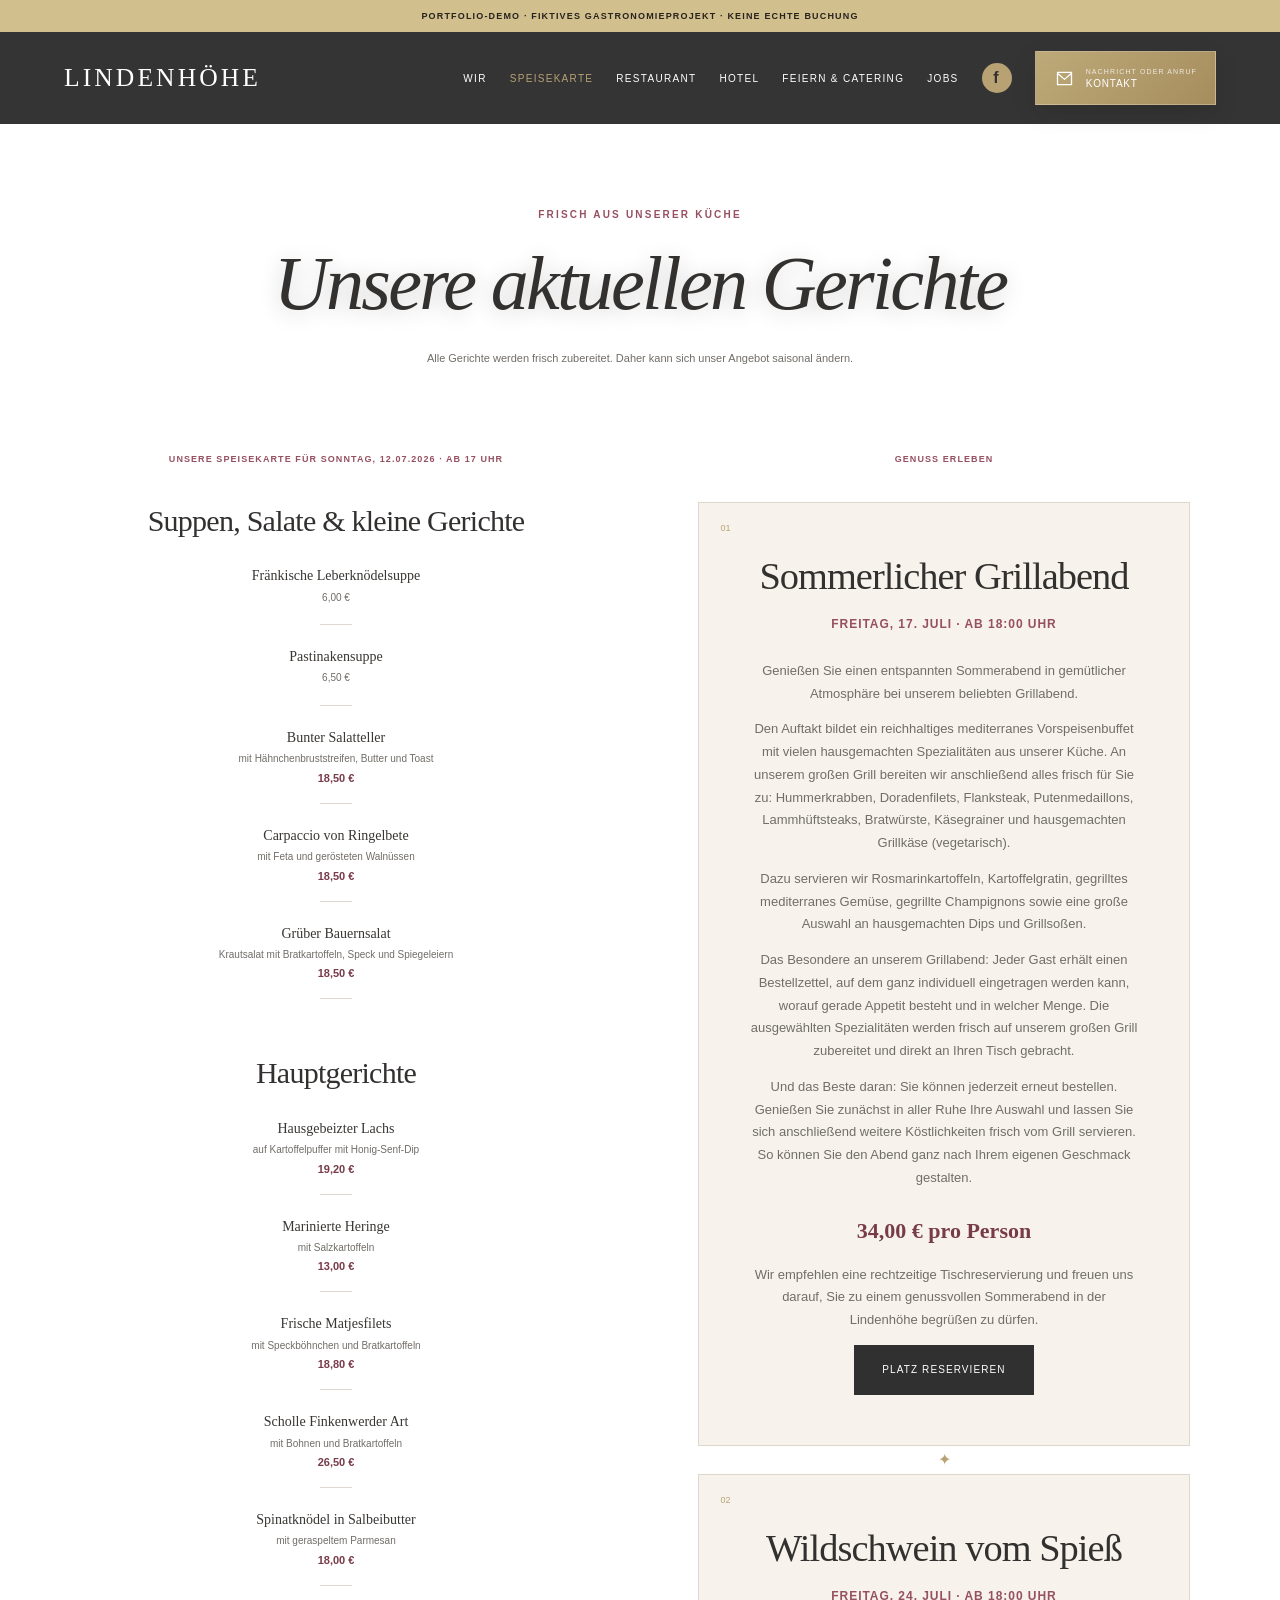
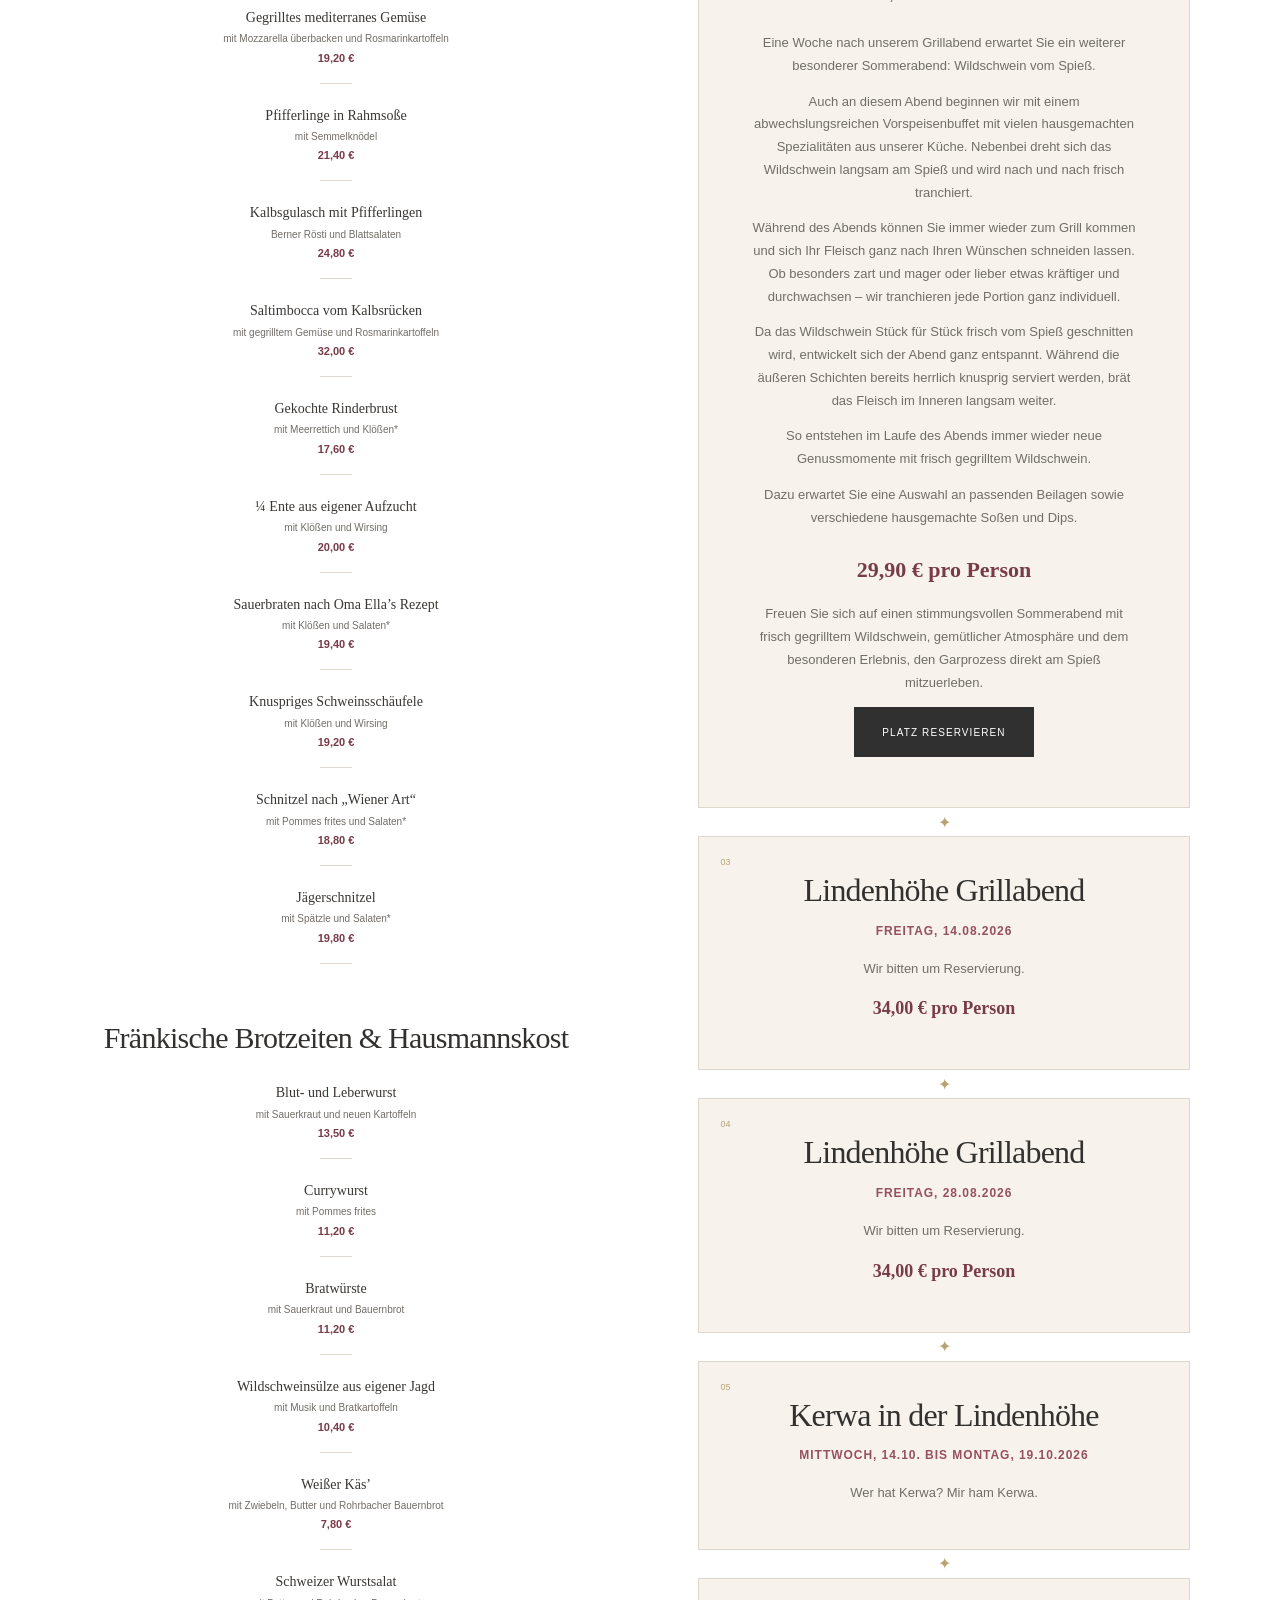
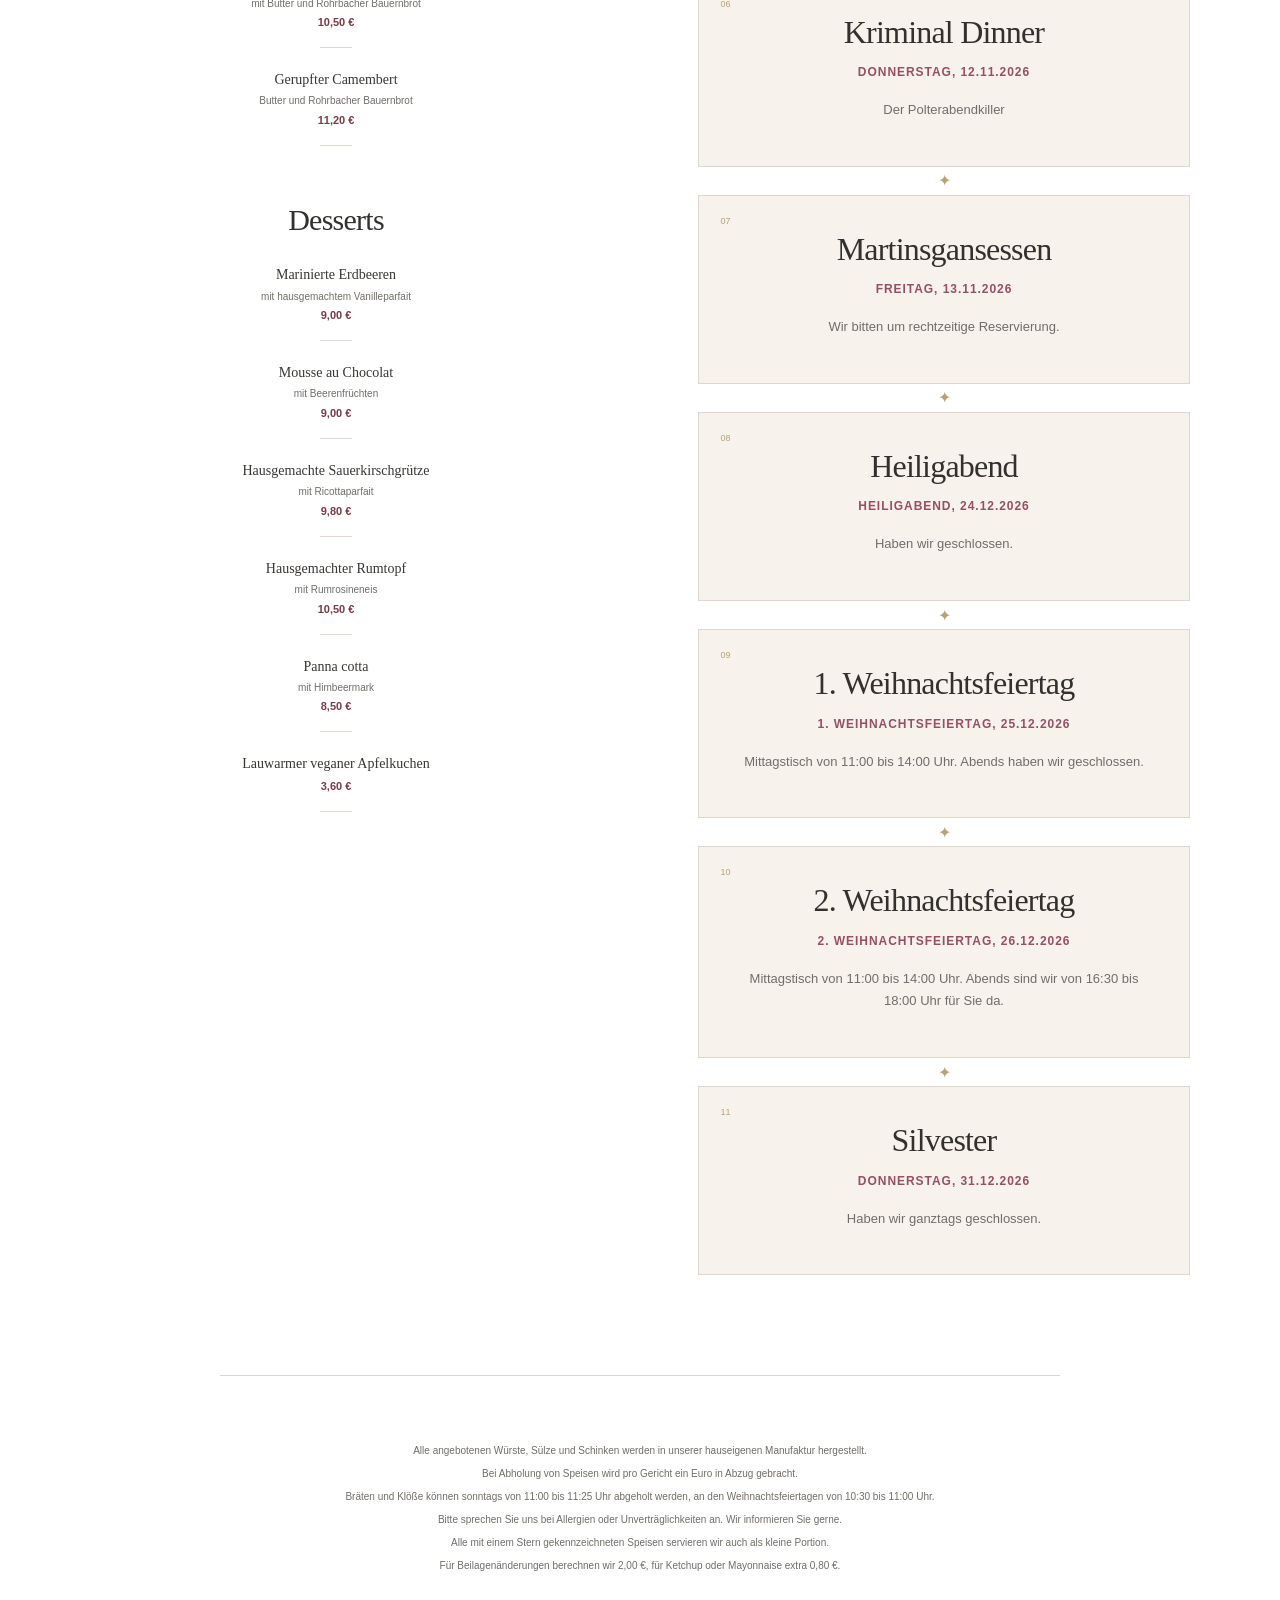
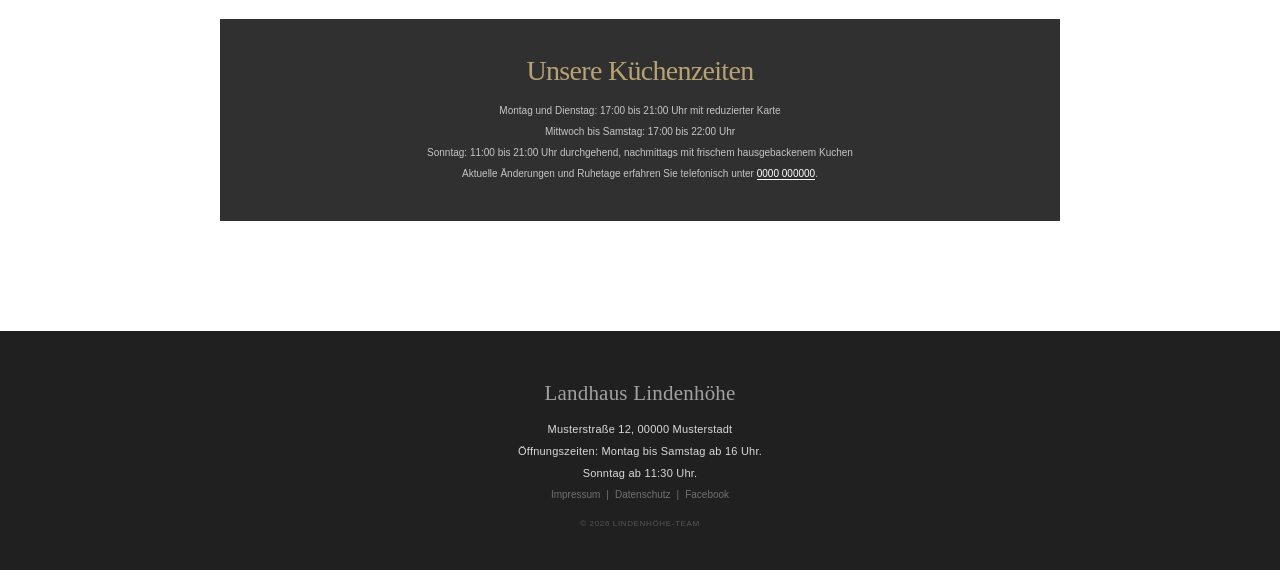
<file: speisekarte.html>
<!doctype html>
<html lang="de">
<head>
  <meta charset="utf-8">
  <meta name="viewport" content="width=device-width, initial-scale=1">
  <meta name="description" content="Aktuelle Speisekarte der Lindenhöhe in Musterstadt: fränkische Gerichte, saisonale Spezialitäten und kulinarische Veranstaltungen bei Coburg.">
  <meta name="robots" content="noindex, nofollow, noarchive">
  <meta name="theme-color" content="#303030">
  <meta property="og:type" content="website"><meta property="og:locale" content="de_DE"><meta property="og:site_name" content="Landhaus Lindenhöhe"><meta property="og:title" content="Aktuelle Speisekarte • LINDENHÖHE"><meta property="og:description" content="Fränkische Gerichte, saisonale Spezialitäten und besondere kulinarische Termine in Musterstadt."><meta property="og:url" content="https://demo.example/speisekarte.html"><meta property="og:image" content="https://demo.example/assets/restaurant-food.jpg"><meta name="twitter:card" content="summary_large_image">
  <title>Aktuelle Speisekarte • LINDENHÖHE im Coburger Land</title>
  <link rel="canonical" href="https://demo.example/speisekarte.html"><link rel="alternate" hreflang="de-DE" href="https://demo.example/speisekarte.html">
  
  <link rel="manifest" href="site.webmanifest">
  <link rel="stylesheet" href="styles.css">
  <script src="script.js" defer></script>
  <script type="application/ld+json">{"@context":"https://schema.org","@graph":[{"@type":"Menu","name":"Aktuelle Speisekarte der Lindenhöhe","url":"https://demo.example/speisekarte.html","inLanguage":"de-DE","mainEntityOfPage":"https://demo.example/speisekarte.html"},{"@type":"BreadcrumbList","itemListElement":[{"@type":"ListItem","position":1,"name":"Startseite","item":"https://demo.example/"},{"@type":"ListItem","position":2,"name":"Speisekarte","item":"https://demo.example/speisekarte.html"}]}]}</script>
</head>
<body class="menu-page">
  <div class="portfolio-demo-banner" role="note">Portfolio-Demo · Fiktives Gastronomieprojekt · Keine echte Buchung</div>
  <a class="skip-link" href="#inhalt">Zum Inhalt springen</a>
  <header class="site-header" id="start">
    <a class="brand" href="index.html" aria-label="Lindenhöhe – Startseite"></a>
    <button class="nav-toggle" type="button" aria-expanded="false" aria-controls="main-nav" aria-label="Menü öffnen"><span></span><span></span><span></span></button>
    <nav class="main-nav" id="main-nav" aria-label="Hauptnavigation">
      <a href="index.html#familie">Wir</a>
      <a class="active" href="speisekarte.html">Speisekarte</a>
      <a href="restaurant.html">Restaurant</a>
      <a href="hotel.html">Hotel</a>
      <a href="feiern-catering.html">Feiern & Catering</a>
      <a href="jobs.html">Jobs</a>
      <a class="header-facebook" href="#demo-social" target="_blank" rel="noopener" aria-label="Lindenhöhe auf Facebook öffnen">f</a>
      <a class="nav-button" href="tel:+490000000000" aria-label="Lindenhöhe anrufen">
        <svg class="nav-phone-icon" viewBox="0 0 24 24" aria-hidden="true"><path d="M7.2 3.5 4.8 5.9c-.8.8-.9 2.1-.3 3.2 2.2 4.1 5.4 7.3 9.5 9.5 1.1.6 2.4.5 3.2-.3l2.4-2.4-4-3-1.8 1.8a13.8 13.8 0 0 1-4.5-4.5l1.8-1.8-3-4Z"/></svg>
        <span><small>Direkt anrufen</small>0000 000000</span>
      </a>
    </nav>
  </header>

  <main class="menu-main" id="inhalt">
    <header class="menu-title reveal">
      <p class="overline rose">Frisch aus unserer Küche</p>
      <h1>Unsere aktuellen Gerichte</h1>
      <p>Alle Gerichte werden frisch zubereitet. Daher kann sich unser Angebot saisonal ändern.</p>
    </header>

    <div class="menu-columns">
      <section class="daily-menu reveal" aria-labelledby="gerichte-title">
        <p class="menu-date">Unsere Speisekarte für Sonntag, 12.07.2026 · ab 17 Uhr</p>
        <h2 id="gerichte-title">Suppen, Salate & kleine Gerichte</h2>
        <div class="menu-list">
          <article><h3>Fränkische Leberknödelsuppe</h3><p>6,00 €</p></article>
          <article><h3>Pastinakensuppe</h3><p>6,50 €</p></article>
          <article><h3>Bunter Salatteller</h3><p>mit Hähnchenbruststreifen, Butter und Toast</p><strong>18,50 €</strong></article>
          <article><h3>Carpaccio von Ringelbete</h3><p>mit Feta und gerösteten Walnüssen</p><strong>18,50 €</strong></article>
          <article><h3>Grüber Bauernsalat</h3><p>Krautsalat mit Bratkartoffeln, Speck und Spiegeleiern</p><strong>18,50 €</strong></article>
        </div>

        <h2>Hauptgerichte</h2>
        <div class="menu-list">
          <article><h3>Hausgebeizter Lachs</h3><p>auf Kartoffelpuffer mit Honig-Senf-Dip</p><strong>19,20 €</strong></article>
          <article><h3>Marinierte Heringe</h3><p>mit Salzkartoffeln</p><strong>13,00 €</strong></article>
          <article><h3>Frische Matjesfilets</h3><p>mit Speckböhnchen und Bratkartoffeln</p><strong>18,80 €</strong></article>
          <article><h3>Scholle Finkenwerder Art</h3><p>mit Bohnen und Bratkartoffeln</p><strong>26,50 €</strong></article>
          <article><h3>Spinatknödel in Salbeibutter</h3><p>mit geraspeltem Parmesan</p><strong>18,00 €</strong></article>
          <article><h3>Gegrilltes mediterranes Gemüse</h3><p>mit Mozzarella überbacken und Rosmarinkartoffeln</p><strong>19,20 €</strong></article>
          <article><h3>Pfifferlinge in Rahmsoße</h3><p>mit Semmelknödel</p><strong>21,40 €</strong></article>
          <article><h3>Kalbsgulasch mit Pfifferlingen</h3><p>Berner Rösti und Blattsalaten</p><strong>24,80 €</strong></article>
          <article><h3>Saltimbocca vom Kalbsrücken</h3><p>mit gegrilltem Gemüse und Rosmarinkartoffeln</p><strong>32,00 €</strong></article>
          <article><h3>Gekochte Rinderbrust</h3><p>mit Meerrettich und Klößen*</p><strong>17,60 €</strong></article>
          <article><h3>¼ Ente aus eigener Aufzucht</h3><p>mit Klößen und Wirsing</p><strong>20,00 €</strong></article>
          <article><h3>Sauerbraten nach Oma Ella’s Rezept</h3><p>mit Klößen und Salaten*</p><strong>19,40 €</strong></article>
          <article><h3>Knuspriges Schweinsschäufele</h3><p>mit Klößen und Wirsing</p><strong>19,20 €</strong></article>
          <article><h3>Schnitzel nach „Wiener Art“</h3><p>mit Pommes frites und Salaten*</p><strong>18,80 €</strong></article>
          <article><h3>Jägerschnitzel</h3><p>mit Spätzle und Salaten*</p><strong>19,80 €</strong></article>
        </div>

        <h2>Fränkische Brotzeiten & Hausmannskost</h2>
        <div class="menu-list">
          <article><h3>Blut- und Leberwurst</h3><p>mit Sauerkraut und neuen Kartoffeln</p><strong>13,50 €</strong></article>
          <article><h3>Currywurst</h3><p>mit Pommes frites</p><strong>11,20 €</strong></article>
          <article><h3>Bratwürste</h3><p>mit Sauerkraut und Bauernbrot</p><strong>11,20 €</strong></article>
          <article><h3>Wildschweinsülze aus eigener Jagd</h3><p>mit Musik und Bratkartoffeln</p><strong>10,40 €</strong></article>
          <article><h3>Weißer Käs’</h3><p>mit Zwiebeln, Butter und Rohrbacher Bauernbrot</p><strong>7,80 €</strong></article>
          <article><h3>Schweizer Wurstsalat</h3><p>mit Butter und Rohrbacher Bauernbrot</p><strong>10,50 €</strong></article>
          <article><h3>Gerupfter Camembert</h3><p>Butter und Rohrbacher Bauernbrot</p><strong>11,20 €</strong></article>
        </div>

        <h2>Desserts</h2>
        <div class="menu-list">
          <article><h3>Marinierte Erdbeeren</h3><p>mit hausgemachtem Vanilleparfait</p><strong>9,00 €</strong></article>
          <article><h3>Mousse au Chocolat</h3><p>mit Beerenfrüchten</p><strong>9,00 €</strong></article>
          <article><h3>Hausgemachte Sauerkirschgrütze</h3><p>mit Ricottaparfait</p><strong>9,80 €</strong></article>
          <article><h3>Hausgemachter Rumtopf</h3><p>mit Rumrosineneis</p><strong>10,50 €</strong></article>
          <article><h3>Panna cotta</h3><p>mit Himbeermark</p><strong>8,50 €</strong></article>
          <article><h3>Lauwarmer veganer Apfelkuchen</h3><strong>3,60 €</strong></article>
        </div>
      </section>

      <aside class="menu-events reveal" aria-label="Aktuelle Veranstaltungen">
        <p class="menu-date">Genuss erleben</p>
        <article class="event-card">
          <span class="event-number">01</span>
          <h2>Sommerlicher Grillabend</h2>
          <p class="event-date">Freitag, 17. Juli · ab 18:00 Uhr</p>
          <p>Genießen Sie einen entspannten Sommerabend in gemütlicher Atmosphäre bei unserem beliebten Grillabend.</p>
          <p>Den Auftakt bildet ein reichhaltiges mediterranes Vorspeisenbuffet mit vielen hausgemachten Spezialitäten aus unserer Küche. An unserem großen Grill bereiten wir anschließend alles frisch für Sie zu: Hummerkrabben, Doradenfilets, Flanksteak, Putenmedaillons, Lammhüftsteaks, Bratwürste, Käsegrainer und hausgemachten Grillkäse (vegetarisch).</p>
          <p>Dazu servieren wir Rosmarinkartoffeln, Kartoffelgratin, gegrilltes mediterranes Gemüse, gegrillte Champignons sowie eine große Auswahl an hausgemachten Dips und Grillsoßen.</p>
          <p>Das Besondere an unserem Grillabend: Jeder Gast erhält einen Bestellzettel, auf dem ganz individuell eingetragen werden kann, worauf gerade Appetit besteht und in welcher Menge. Die ausgewählten Spezialitäten werden frisch auf unserem großen Grill zubereitet und direkt an Ihren Tisch gebracht.</p>
          <p>Und das Beste daran: Sie können jederzeit erneut bestellen. Genießen Sie zunächst in aller Ruhe Ihre Auswahl und lassen Sie sich anschließend weitere Köstlichkeiten frisch vom Grill servieren. So können Sie den Abend ganz nach Ihrem eigenen Geschmack gestalten.</p>
          <strong class="event-price">34,00 € pro Person</strong>
          <p>Wir empfehlen eine rechtzeitige Tischreservierung und freuen uns darauf, Sie zu einem genussvollen Sommerabend in der Lindenhöhe begrüßen zu dürfen.</p>
          <a class="button button-dark contact-open" href="#kontaktformular" data-contact-reason="Tischreservierung">Platz reservieren</a>
        </article>

        <div class="event-divider">✦</div>

        <article class="event-card">
          <span class="event-number">02</span>
          <h2>Wildschwein vom Spieß</h2>
          <p class="event-date">Freitag, 24. Juli · ab 18:00 Uhr</p>
          <p>Eine Woche nach unserem Grillabend erwartet Sie ein weiterer besonderer Sommerabend: Wildschwein vom Spieß.</p>
          <p>Auch an diesem Abend beginnen wir mit einem abwechslungsreichen Vorspeisenbuffet mit vielen hausgemachten Spezialitäten aus unserer Küche. Nebenbei dreht sich das Wildschwein langsam am Spieß und wird nach und nach frisch tranchiert.</p>
          <p>Während des Abends können Sie immer wieder zum Grill kommen und sich Ihr Fleisch ganz nach Ihren Wünschen schneiden lassen. Ob besonders zart und mager oder lieber etwas kräftiger und durchwachsen – wir tranchieren jede Portion ganz individuell.</p>
          <p>Da das Wildschwein Stück für Stück frisch vom Spieß geschnitten wird, entwickelt sich der Abend ganz entspannt. Während die äußeren Schichten bereits herrlich knusprig serviert werden, brät das Fleisch im Inneren langsam weiter.</p>
          <p>So entstehen im Laufe des Abends immer wieder neue Genussmomente mit frisch gegrilltem Wildschwein.</p>
          <p>Dazu erwartet Sie eine Auswahl an passenden Beilagen sowie verschiedene hausgemachte Soßen und Dips.</p>
          <strong class="event-price">29,90 € pro Person</strong>
          <p>Freuen Sie sich auf einen stimmungsvollen Sommerabend mit frisch gegrilltem Wildschwein, gemütlicher Atmosphäre und dem besonderen Erlebnis, den Garprozess direkt am Spieß mitzuerleben.</p>
          <a class="button button-dark contact-open" href="#kontaktformular" data-contact-reason="Tischreservierung">Platz reservieren</a>
        </article>

        <div class="event-divider">✦</div>
        <article class="event-card event-card-small"><span class="event-number">03</span><h2>Lindenhöhe Grillabend</h2><p class="event-date">Freitag, 14.08.2026</p><p>Wir bitten um Reservierung.</p><strong class="event-price">34,00 € pro Person</strong></article>

        <div class="event-divider">✦</div>
        <article class="event-card event-card-small"><span class="event-number">04</span><h2>Lindenhöhe Grillabend</h2><p class="event-date">Freitag, 28.08.2026</p><p>Wir bitten um Reservierung.</p><strong class="event-price">34,00 € pro Person</strong></article>

        <div class="event-divider">✦</div>
        <article class="event-card event-card-small"><span class="event-number">05</span><h2>Kerwa in der Lindenhöhe</h2><p class="event-date">Mittwoch, 14.10. bis Montag, 19.10.2026</p><p>Wer hat Kerwa? Mir ham Kerwa.</p></article>

        <div class="event-divider">✦</div>
        <article class="event-card event-card-small"><span class="event-number">06</span><h2>Kriminal Dinner</h2><p class="event-date">Donnerstag, 12.11.2026</p><p>Der Polterabendkiller</p></article>

        <div class="event-divider">✦</div>
        <article class="event-card event-card-small"><span class="event-number">07</span><h2>Martinsgansessen</h2><p class="event-date">Freitag, 13.11.2026</p><p>Wir bitten um rechtzeitige Reservierung.</p></article>

        <div class="event-divider">✦</div>
        <article class="event-card event-card-small"><span class="event-number">08</span><h2>Heiligabend</h2><p class="event-date">Heiligabend, 24.12.2026</p><p>Haben wir geschlossen.</p></article>

        <div class="event-divider">✦</div>
        <article class="event-card event-card-small"><span class="event-number">09</span><h2>1. Weihnachtsfeiertag</h2><p class="event-date">1. Weihnachtsfeiertag, 25.12.2026</p><p>Mittagstisch von 11:00 bis 14:00 Uhr. Abends haben wir geschlossen.</p></article>

        <div class="event-divider">✦</div>
        <article class="event-card event-card-small"><span class="event-number">10</span><h2>2. Weihnachtsfeiertag</h2><p class="event-date">2. Weihnachtsfeiertag, 26.12.2026</p><p>Mittagstisch von 11:00 bis 14:00 Uhr. Abends sind wir von 16:30 bis 18:00 Uhr für Sie da.</p></article>

        <div class="event-divider">✦</div>
        <article class="event-card event-card-small"><span class="event-number">11</span><h2>Silvester</h2><p class="event-date">Donnerstag, 31.12.2026</p><p>Haben wir ganztags geschlossen.</p></article>

      </aside>
    </div>

    <section class="menu-notes reveal">
      <p>Alle angebotenen Würste, Sülze und Schinken werden in unserer hauseigenen Manufaktur hergestellt.</p>
      <p>Bei Abholung von Speisen wird pro Gericht ein Euro in Abzug gebracht.</p>
      <p>Bräten und Klöße können sonntags von 11:00 bis 11:25 Uhr abgeholt werden, an den Weihnachtsfeiertagen von 10:30 bis 11:00 Uhr.</p>
      <p>Bitte sprechen Sie uns bei Allergien oder Unverträglichkeiten an. Wir informieren Sie gerne.</p>
      <p>Alle mit einem Stern gekennzeichneten Speisen servieren wir auch als kleine Portion.</p>
      <p>Für Beilagenänderungen berechnen wir 2,00 €, für Ketchup oder Mayonnaise extra 0,80 €.</p>
      <div class="menu-hours">
        <h2>Unsere Küchenzeiten</h2>
        <p>Montag und Dienstag: 17:00 bis 21:00 Uhr mit reduzierter Karte</p>
        <p>Mittwoch bis Samstag: 17:00 bis 22:00 Uhr</p>
        <p>Sonntag: 11:00 bis 21:00 Uhr durchgehend, nachmittags mit frischem hausgebackenem Kuchen</p>
        <p>Aktuelle Änderungen und Ruhetage erfahren Sie telefonisch unter <a href="tel:+490000000000">0000 000000</a>.</p>
      </div>
    </section>
  </main>

  <footer class="site-footer">
    <h2>Landhaus Lindenhöhe</h2>
    <p>Musterstraße 12, 00000 Musterstadt</p>
    <p>Öffnungszeiten: Montag bis Samstag ab 16 Uhr.</p>
    <p>Sonntag ab 11:30 Uhr.</p>
    <nav class="footer-links" aria-label="Weitere Informationen"><a href="impressum.html">Impressum</a><span>|</span><a href="datenschutz.html">Datenschutz</a><span>|</span><a href="#demo-social" target="_blank" rel="noopener">Facebook</a></nav>
    <small>© <span id="year"></span> Lindenhöhe-Team</small>
  </footer>
  <button class="mobile-call contact-open" type="button" data-contact-reason="Tischreservierung">✉ <span>Tisch reservieren</span></button>
</body>
</html>
</file>
<file: styles.css>
:root {
  --charcoal: #303030;
  --charcoal-soft: #3b3a39;
  --rose: #965061;
  --rose-dark: #783b49;
  --gold: #b8a274;
  --cream: #f7f3ec;
  --paper: #fffdf9;
  --line: #ddd7cc;
  --ink: #33312f;
  --muted: #716d68;
  --serif: "Palatino Linotype", "Book Antiqua", Palatino, Georgia, serif;
  --display: "Segoe Script", "Lucida Handwriting", "Brush Script MT", cursive;
  --sans: Candara, "Segoe UI", Arial, sans-serif;
}

* { box-sizing: border-box; }
html { scroll-behavior: smooth; }
body { margin: 0; color: var(--ink); background: var(--paper); font-family: var(--sans); overflow-x: hidden; }
.menu-page { font-family: var(--sans); }
a { color: inherit; text-decoration: none; }
figure, p { margin-top: 0; }
:where(a, button, input, select, textarea):focus-visible { outline: 2px solid var(--gold); outline-offset: 3px; }
.skip-link { position: fixed; top: -60px; left: 20px; z-index: 100; padding: 12px; background: white; }
.skip-link:focus { top: 20px; }

.portfolio-demo-banner { min-height: 32px; padding: 7px 18px; position: fixed; z-index: 1000; top: 0; right: 0; left: 0; display: flex; align-items: center; justify-content: center; color: #27231d; background: #d2bf8e; font-size: 9px; font-weight: 700; letter-spacing: .13em; line-height: 1.35; text-align: center; text-transform: uppercase; }
.portfolio-demo-notice { max-width: min(440px, calc(100% - 32px)); padding: 16px 20px; position: fixed; z-index: 1200; right: 16px; bottom: 18px; color: white; background: #303030; border-left: 3px solid #d2bf8e; box-shadow: 0 14px 35px rgba(0,0,0,.28); font-size: 12px; line-height: 1.55; opacity: 0; pointer-events: none; transform: translateY(18px); transition: opacity .22s ease, transform .22s ease; }
.portfolio-demo-notice.visible { opacity: 1; transform: none; }
body { padding-top: 32px; }

.site-header { height: 92px; padding: 0 clamp(24px, 5vw, 78px); position: fixed; inset: 0 0 auto; z-index: 20; display: flex; align-items: center; justify-content: space-between; color: white; background: rgba(40,40,40,.94); transition: height .28s ease, inset .28s ease, padding .28s ease, border-radius .28s ease, box-shadow .28s ease, background .28s ease; }
.site-header { top: 32px; }
.site-header.is-compact { height: 68px; top: 44px; right: clamp(12px, 2vw, 30px); left: clamp(12px, 2vw, 30px); padding: 0 clamp(18px, 3vw, 42px); background: rgba(38,38,38,.97); border-radius: 3px; box-shadow: 0 10px 35px rgba(0,0,0,.2); }
.site-header.is-compact .brand-logo { width: 158px; }
.site-header.is-compact .main-nav { gap: clamp(14px, 1.4vw, 24px); }
.site-header.is-compact .nav-button { min-height: 46px; padding: 7px 15px; }
.brand { display: inline-flex; align-items: center; gap: 12px; }
.brand-logo { display: none; }
.brand::after { content: "LINDENHÖHE"; color: white; font: 500 clamp(20px, 2vw, 29px)/1 var(--serif); letter-spacing: .12em; }
.footer-logo { width: 180px; }
.rose-mark { width: 48px; height: 48px; display: grid; place-items: center; color: white; border: 1px solid rgba(255,255,255,.7); font-size: 30px; line-height: 1; }
.brand-copy strong { display: block; font: 600 30px/.8 var(--serif); text-transform: uppercase; letter-spacing: .01em; }
.brand-copy small { display: block; margin-top: 8px; font-size: 7px; font-weight: 600; letter-spacing: .22em; text-transform: uppercase; opacity: .72; }
.main-nav { display: flex; align-items: center; gap: clamp(16px, 1.8vw, 32px); font-family: var(--sans); font-size: 10px; font-weight: 500; letter-spacing: .13em; text-transform: uppercase; }
.main-nav > a { transition: color .2s; }
.main-nav > a:hover { color: #d4c398; }
.nav-button { min-height: 54px; padding: 9px 18px; display: inline-flex; align-items: center; gap: 11px; color: white !important; background: linear-gradient(135deg, #bda979, #a68d5e); border: 1px solid rgba(255,255,255,.22); box-shadow: 0 8px 24px rgba(0,0,0,.12); letter-spacing: .08em; }
.nav-button:hover { color: white !important; background: #c4b184; }
.nav-button span { display: flex; flex-direction: column; gap: 3px; white-space: nowrap; }
.nav-button small { font-size: 7px; font-weight: 500; letter-spacing: .16em; opacity: .78; }
.nav-phone-icon { width: 21px; height: 21px; fill: none; stroke: currentColor; stroke-width: 1.5; stroke-linecap: round; stroke-linejoin: round; }
.header-facebook { width: 30px; height: 30px; display: grid; place-items: center; flex: 0 0 auto; color: var(--charcoal) !important; background: var(--gold); border-radius: 50%; font: 700 16px Arial, sans-serif; text-transform: lowercase; }
.header-facebook:hover { color: var(--charcoal) !important; background: white; }
.nav-toggle { display: none; width: 44px; height: 44px; padding: 8px; border: 0; background: transparent; }
.nav-toggle span { display: block; height: 1px; margin: 6px 0; background: white; }

.hero { position: relative; min-height: 760px; height: 100svh; max-height: 960px; display: grid; place-items: center; overflow: hidden; color: white; }
.hero-photo { position: absolute !important; inset: 0; width: 100%; height: 100%; margin: 0; border: 0 !important; }
.hero-overlay { position: absolute; inset: 0; z-index: 1; background: linear-gradient(rgba(30,26,25,.32), rgba(30,26,25,.48)); }
.hero-content { position: relative; z-index: 2; padding-top: 80px; text-align: center; }
.overline { margin-bottom: 22px; font-size: 10px; font-weight: 600; letter-spacing: .22em; text-transform: uppercase; }
.overline.rose { color: var(--rose); }
.overline.gold { color: #cbb989; }
h1, h2 { margin: 0; font-family: var(--display); font-weight: 400; letter-spacing: -.025em; }
h1 { font-size: clamp(74px, 10vw, 148px); line-height: .8; text-shadow: 0 3px 22px rgba(0,0,0,.2); }
h2 { font-size: clamp(48px, 5.4vw, 78px); line-height: .98; }
h2 em { color: var(--rose); font-weight: 500; }
.hero-script { margin: 22px 0 35px; font: italic 400 clamp(21px, 2.4vw, 33px)/1.25 var(--serif); letter-spacing: .015em; }
.hero-actions { display: flex; justify-content: center; flex-wrap: wrap; gap: 12px; }
.button { min-height: 50px; padding: 0 27px; display: inline-flex; align-items: center; justify-content: center; gap: 10px; border: 1px solid transparent; font-family: var(--sans); font-size: 10px; font-weight: 500; letter-spacing: .11em; text-transform: uppercase; transition: transform .2s, background .2s; }
.button.contact-open { cursor: pointer; }
.button-icon { width: 20px; height: 20px; fill: none; stroke: currentColor; stroke-width: 1.4; stroke-linecap: round; stroke-linejoin: round; }
.button:hover { transform: translateY(-2px); }
.button-light { color: var(--charcoal); background: white; }
.button-outline { color: white; border-color: rgba(255,255,255,.8); background: rgba(0,0,0,.1); }
.button-dark { color: white; background: var(--charcoal); }
.button-rose { color: white; background: var(--rose); }
.button-soft { color: var(--ink); background: rgba(255,255,255,.45); border-color: #bfb6a7; }
.button-soft:hover { background: white; }
.contact-phone-button { min-height: 64px; padding: 9px 25px; gap: 14px; text-align: left; }
.contact-phone-button .button-icon { width: 25px; height: 25px; flex: 0 0 auto; stroke-width: 1.6; }
.contact-phone-button span { display: flex; flex-direction: column; gap: 4px; font-size: 14px; line-height: 1; letter-spacing: .08em; }
.contact-phone-button small { color: var(--rose); font-size: 8px; font-weight: 700; letter-spacing: .15em; }
.hero-scroll { position: absolute; z-index: 2; bottom: 26px; font: 40px var(--serif); }

/* BILDPLATZHALTER: Sobald die passende Datei im assets-Ordner liegt, verschwindet der Hinweis automatisch. */
.photo-slot { position: relative; overflow: hidden; background: #ece7df; border: 1px dashed #b7ab9a; }
.photo-slot::before { content: ""; position: absolute; inset: 18px; z-index: 0; border: 1px solid rgba(120,108,94,.18); }
.photo-slot img { position: absolute; inset: 0; z-index: 2; width: 100%; height: 100%; object-fit: cover; }
.slot-copy { position: absolute; inset: 0; z-index: 1; display: flex; flex-direction: column; align-items: center; justify-content: center; padding: 24px; color: #877c6f; text-align: center; }
.slot-icon { width: 48px; height: 48px; margin-bottom: 14px; display: grid; place-items: center; border: 1px solid currentColor; border-radius: 50%; font-size: 23px; font-weight: 300; }
.slot-copy strong { font: 500 23px var(--serif); }
.slot-copy small { margin-top: 8px; font-size: 9px; line-height: 1.7; letter-spacing: .06em; }
.hero-photo .slot-copy { color: white; background: #8b8073; }
.hero-photo .slot-copy strong { font-size: 32px; }

.section { padding: clamp(85px, 10vw, 150px) clamp(25px, 8vw, 130px); }
.welcome { position: relative; display: grid; grid-template-columns: 1.1fr .85fr; gap: 9vw; align-items: center; background: var(--paper); }
.welcome-copy { max-width: 700px; }
.welcome-copy .lead { margin-top: 30px; color: var(--ink); font: 500 23px/1.5 var(--serif); }
.welcome-copy > p:not(.overline):not(.lead):not(.signature) { color: var(--muted); font-size: 14px; line-height: 1.9; }
.signature { margin-top: 35px; color: var(--rose); font: 400 34px/1.35 var(--display); letter-spacing: -.02em; }
.portrait-slot { min-height: 620px; }
.history-note { position: absolute; right: clamp(16px, 5vw, 78px); bottom: 80px; width: 180px; height: 180px; display: flex; align-items: center; justify-content: center; gap: 10px; color: white; background: var(--rose); border-radius: 50%; box-shadow: 0 16px 40px rgba(82,44,52,.2); }
.history-note strong { font: 500 60px/1 var(--serif); }
.history-note span { font-size: 8px; line-height: 1.6; letter-spacing: .12em; text-transform: uppercase; }
.quote-band { padding: 76px 20px; color: white; background: var(--rose); text-align: center; }
.quote-band p { margin: 0; font: 500 clamp(30px, 4vw, 55px)/1.15 var(--serif); }
.quote-band em { color: #eadcc2; }

.restaurant { background: var(--cream); }
.section-heading { max-width: 800px; margin: 0 auto 70px; text-align: center; }
.section-heading > h2 + p { max-width: 570px; margin: 28px auto 0; color: var(--muted); font-size: 14px; line-height: 1.8; }
.section-heading .center-action { margin-top: 32px; }
.restaurant-gallery { display: grid; grid-template-columns: 1.35fr .65fr; gap: 24px; }
.wide-slot, .square-slot { min-height: 470px; }
.restaurant-info { display: grid; grid-template-columns: repeat(3, 1fr); margin-top: 65px; border-top: 1px solid var(--line); border-bottom: 1px solid var(--line); }
.restaurant-info > div { padding: 38px clamp(18px, 3vw, 48px); border-right: 1px solid var(--line); }
.restaurant-info > div:last-child { border: 0; }
.restaurant-info span { color: var(--rose); font-size: 9px; }
.restaurant-info h3 { margin: 15px 0 11px; font: 500 30px var(--serif); }
.restaurant-info p { color: var(--muted); font-size: 12px; line-height: 1.8; }
.center-action { margin-top: 45px; display: flex; flex-wrap: wrap; justify-content: center; gap: 10px; text-align: center; }
.dog-note { max-width: 650px; margin: 38px auto 0; padding: 17px 22px; color: var(--muted); background: var(--paper); border-left: 3px solid var(--rose); font-size: 11px; line-height: 1.7; text-align: center; }
.dog-note span { margin-right: 9px; color: var(--rose); font-size: 18px; vertical-align: -2px; }

/* Kompakte Startseite: große, bildstarke Einstiege zu den drei Bereichen */
.home-welcome { max-width: 900px; margin: 0 auto; padding: clamp(90px, 10vw, 145px) 28px; text-align: center; }
.home-welcome h2 { color: var(--ink); }
.home-welcome > p:not(.overline):not(.signature) { max-width: 700px; margin: 30px auto 0; color: var(--muted); font-size: 15px; line-height: 1.9; }
.home-welcome .signature { margin-bottom: 0; }
.home-services { width: 100%; }
.home-service { min-height: 610px; display: grid; grid-template-columns: 1fr 1fr; }
.home-service-photo { min-height: 610px; margin: 0; border: 0; }
.home-service-copy { padding: clamp(60px, 8vw, 135px); display: flex; flex-direction: column; align-items: flex-start; justify-content: center; }
.home-service-copy h2 { font-size: clamp(50px, 5.4vw, 76px); }
.home-service-copy > p:not(.overline) { max-width: 720px; margin: 30px 0 0; font-size: 15px; line-height: 1.9; }
.home-service-actions { margin-top: 38px; display: flex; flex-wrap: wrap; align-items: center; gap: 24px; }
.home-service-gold { color: white; background: #a4946d; }
.home-service-gold .home-service-copy > p { color: rgba(255,255,255,.86); }
.home-service-light { color: var(--ink); background: #fff; }
.home-service-light .home-service-copy > p { color: var(--muted); }
.home-service-dark { color: white; background: var(--charcoal); }
.home-service-dark .home-service-copy > p { color: rgba(255,255,255,.72); }
.home-service-reverse .home-service-photo { grid-column: 2; grid-row: 1; }
.home-service-reverse .home-service-copy { grid-column: 1; grid-row: 1; }
.home-highlights { padding: 80px clamp(28px, 8vw, 130px); display: grid; grid-template-columns: repeat(3, 1fr); gap: 0; background: var(--cream); }
.home-highlights article { padding: 15px clamp(24px, 4vw, 65px); border-right: 1px solid var(--line); }
.home-highlights article:last-child { border: 0; }
.home-highlights span { color: var(--rose); font-size: 9px; letter-spacing: .14em; }
.home-highlights h3 { margin: 14px 0 12px; font: 500 27px/1.2 var(--serif); }
.home-highlights p { margin: 0; color: var(--muted); font-size: 12px; line-height: 1.75; }

/* Ausführliche Seiten für Restaurant, Hotel und Feiern */
.detail-page { background: var(--paper); }
.detail-page, .menu-page { padding-top: 124px; }
.detail-page .site-header { position: fixed; }
.detail-page .main-nav .active { color: var(--gold); }
.detail-hero { min-height: 620px; display: grid; grid-template-columns: 1fr 1fr; }
.detail-hero-photo { min-height: 620px; margin: 0; border: 0; }
.detail-hero-copy { padding: clamp(65px, 8vw, 130px); display: flex; flex-direction: column; align-items: flex-start; justify-content: center; background: var(--cream); }
.detail-hero-copy h1 { color: var(--ink); font-size: clamp(66px, 8vw, 112px); line-height: .88; text-shadow: none; }
.detail-hero-copy .lead { max-width: 680px; margin: 32px 0 0; color: var(--muted); font-size: 16px; line-height: 1.9; }
.detail-actions { margin-top: 36px; display: flex; flex-wrap: wrap; gap: 11px; }
.detail-content { padding: clamp(90px, 10vw, 145px) clamp(28px, 8vw, 130px); }
.detail-intro { max-width: 820px; margin: 0 auto 75px; text-align: center; }
.detail-intro p:last-child { max-width: 680px; margin: 28px auto 0; color: var(--muted); font-size: 14px; line-height: 1.9; }
.detail-grid { display: grid; grid-template-columns: repeat(3, 1fr); border-top: 1px solid var(--line); border-bottom: 1px solid var(--line); }
.detail-card { padding: clamp(35px, 4vw, 60px); border-right: 1px solid var(--line); }
.detail-card:last-child { border: 0; }
.detail-card span { color: var(--rose); font-size: 9px; letter-spacing: .14em; }
.detail-card h3 { margin: 15px 0 13px; font: 500 clamp(24px, 2.5vw, 34px)/1.2 var(--serif); }
.detail-card p { margin: 0; color: var(--muted); font-size: 13px; line-height: 1.8; }
.catering-information { padding: clamp(90px, 10vw, 145px) clamp(28px, 8vw, 130px); background: var(--cream); }
.catering-information-grid { max-width: 1240px; margin: 0 auto; display: grid; grid-template-columns: 1fr; gap: 24px; align-items: stretch; }
.catering-info-card { overflow: hidden; background: #fff; border: 1px solid var(--line); }
.catering-info-card-photo { min-height: 540px; display: grid; grid-template-columns: minmax(0, .95fr) minmax(0, 1.05fr); grid-template-rows: 1fr; }
.catering-info-card img { width: 100%; aspect-ratio: 16 / 9; display: block; object-fit: cover; }
.catering-info-card-photo img { height: 100%; aspect-ratio: auto; }
.catering-info-copy { padding: clamp(38px, 5vw, 68px); }
.catering-info-card:not(.catering-info-card-photo) .catering-info-copy { display: grid; grid-template-columns: repeat(2, minmax(0, 1fr)); column-gap: clamp(42px, 6vw, 90px); }
.catering-info-card:not(.catering-info-card-photo) .overline,
.catering-info-card:not(.catering-info-card-photo) h2 { grid-column: 1 / -1; }
.catering-info-card:not(.catering-info-card-photo) .catering-info-copy > p:not(.overline) { margin-bottom: 0; }
.catering-info-copy h2 { margin-bottom: 27px; color: var(--ink); font-size: clamp(38px, 4vw, 58px); line-height: 1.05; }
.catering-info-copy > p:not(.overline) { margin: 0 0 20px; color: var(--muted); font-size: 13px; line-height: 1.85; }
.catering-info-copy strong { color: var(--ink); font-weight: 700; }
.catering-service-highlight { margin: 28px 0; padding: 22px 24px; background: rgba(150, 80, 97, .08); border-left: 3px solid var(--rose); }
.catering-service-highlight strong, .catering-service-highlight span { display: block; }
.catering-service-highlight strong { color: var(--rose-dark); font: 600 18px/1.35 var(--serif); }
.catering-service-highlight span { margin-top: 8px; color: var(--muted); font-size: 12px; line-height: 1.7; }
.catering-service-list { margin: 28px 0 8px; padding: 0; list-style: none; border-top: 1px solid var(--line); }
.catering-service-list li { display: grid; gap: 5px; padding: 18px 0; border-bottom: 1px solid var(--line); }
.catering-service-list strong { color: var(--ink); font-size: 11px; letter-spacing: .06em; text-transform: uppercase; }
.catering-service-list span { color: var(--muted); font-size: 12px; line-height: 1.7; }
.catering-info-copy .button { margin-top: 12px; }
.inhouse-events { padding: clamp(90px, 10vw, 145px) clamp(28px, 8vw, 130px); background: #fff; }
.inhouse-intro { max-width: 980px; margin: 0 auto 75px; text-align: center; }
.inhouse-intro h2 { color: var(--ink); font-size: clamp(43px, 5vw, 68px); line-height: 1.05; }
.inhouse-intro > p:not(.overline) { max-width: 850px; margin: 22px auto 0; color: var(--muted); font-size: 14px; line-height: 1.85; }
.inhouse-intro strong { color: var(--ink); font-weight: 700; }
.inhouse-service-list { max-width: 920px; margin: 38px auto 0; padding: 0; display: grid; grid-template-columns: repeat(3, minmax(0, 1fr)); list-style: none; background: var(--paper); border: 1px solid var(--line); text-align: left; }
.inhouse-service-list li { padding: 24px 26px; border-right: 1px solid var(--line); }
.inhouse-service-list li:last-child { border-right: 0; }
.inhouse-service-list strong, .inhouse-service-list span { display: block; }
.inhouse-service-list strong { margin-bottom: 8px; color: var(--rose-dark); font: 600 17px/1.3 var(--serif); }
.inhouse-service-list span { color: var(--muted); font-size: 12px; line-height: 1.65; }
.inhouse-intro .inhouse-actions { justify-content: center; margin-top: 34px; }
.venue-gallery { max-width: 1240px; margin: 0 auto; display: grid; grid-template-columns: repeat(2, minmax(0, 1fr)); gap: 30px; }
.venue-card { overflow: hidden; background: var(--paper); border: 1px solid var(--line); }
.venue-card img { width: 100%; aspect-ratio: 16 / 9; display: block; object-fit: cover; }
.venue-card > div { padding: 27px 30px 30px; }
.venue-card h3 { margin: 0 0 8px; color: var(--ink); font: 500 clamp(27px, 3vw, 38px)/1.15 var(--serif); }
.venue-card p { margin: 0; color: var(--rose); font-size: 10px; font-weight: 700; letter-spacing: .1em; text-transform: uppercase; }
.restaurant-story { background: var(--paper); }
.restaurant-feature { min-height: 570px; display: grid; grid-template-columns: repeat(2, minmax(0, 1fr)); align-items: stretch; }
.restaurant-feature + .restaurant-feature { color: white; background: var(--charcoal); }
.restaurant-feature figure { min-height: 570px; margin: 0; overflow: hidden; }
.restaurant-feature img { width: 100%; height: 100%; display: block; object-fit: cover; }
.restaurant-feature-copy { padding: clamp(65px, 8vw, 125px); display: flex; flex-direction: column; align-items: flex-start; justify-content: center; }
.restaurant-feature-copy h2 { margin-bottom: 28px; color: var(--ink); font-size: clamp(43px, 5vw, 68px); line-height: 1.04; }
.restaurant-feature-copy > p:not(.overline) { max-width: 680px; margin: 0 0 20px; color: var(--muted); font-size: 14px; line-height: 1.85; }
.restaurant-feature-copy > p strong { color: var(--ink); font-weight: 700; }
.restaurant-feature-copy .button { margin-top: 14px; }
.restaurant-feature-reverse h2 { color: white; }
.restaurant-feature-reverse .restaurant-feature-copy > p:not(.overline) { color: rgba(255,255,255,.72); }
.restaurant-feature-reverse .restaurant-feature-copy > p strong { color: var(--gold); font-weight: 700; }
.hotel-facts { padding: 50px clamp(28px, 8vw, 130px); display: grid; grid-template-columns: repeat(4, minmax(0, 1fr)); color: white; background: #a4946d; text-align: center; }
.hotel-facts > div { min-height: 135px; padding: 18px clamp(16px, 3vw, 42px); display: flex; flex-direction: column; align-items: center; justify-content: center; border-right: 1px solid rgba(255,255,255,.22); }
.hotel-facts > div:last-child { border-right: 0; }
.hotel-facts strong { font: 500 clamp(34px, 4vw, 54px)/1 var(--serif); font-variant-numeric: tabular-nums; }
.hotel-facts p { max-width: 235px; margin: 13px auto 0; color: rgba(255,255,255,.76); font-size: 11px; line-height: 1.65; }
.hotel-rooms { padding: clamp(90px, 10vw, 145px) clamp(28px, 8vw, 130px); background: #fff; }
.hotel-rooms .detail-intro { margin-bottom: 60px; }
.hotel-room-grid { max-width: 1180px; margin: 0 auto; display: grid; grid-template-columns: repeat(2, minmax(0, 1fr)); gap: 32px; }
.hotel-room-card { overflow: hidden; background: var(--paper); border: 1px solid var(--line); }
.hotel-room-card img { width: 100%; aspect-ratio: 16 / 9; display: block; object-fit: cover; }
.hotel-room-card > div { padding: 28px 28px 32px; display: flex; align-items: center; justify-content: space-between; gap: 20px; }
.hotel-room-card h3 { margin: 0; color: var(--ink); font: 500 clamp(27px, 3vw, 38px)/1.15 var(--serif); }
.hotel-room-card .button { flex: 0 0 auto; }
.hotel-booking-note { max-width: 1180px; margin: 34px auto 0; padding-top: 25px; color: var(--muted); border-top: 1px solid var(--line); font-size: 11px; line-height: 1.75; }
.hotel-benefits { position: relative; padding: clamp(90px, 10vw, 135px) clamp(28px, 8vw, 130px); color: white; background: linear-gradient(rgba(31,30,28,.72), rgba(31,30,28,.78)), url('assets/hotel-breakfast.jpg') center/cover no-repeat; }
.hotel-benefits-inner { max-width: 1260px; margin: 0 auto; text-align: center; }
.hotel-benefits h2 { margin-bottom: 62px; color: white; font-size: clamp(48px, 5vw, 70px); }
.hotel-benefit-grid { display: grid; grid-template-columns: repeat(3, minmax(0, 1fr)); gap: 18px; }
.hotel-benefit { position: relative; padding: 54px 26px 35px; color: var(--ink); background: rgba(255,255,255,.96); }
.hotel-benefit > span { width: 48px; height: 48px; position: absolute; top: -24px; left: 50%; display: grid; place-items: center; color: white; background: #77756f; border-radius: 50%; font-size: 20px; transform: translateX(-50%); }
.hotel-benefit h3 { margin: 0 0 16px; font-size: 11px; font-weight: 700; letter-spacing: .08em; text-transform: uppercase; }
.hotel-benefit p { margin: 0; color: var(--muted); font-size: 11px; line-height: 1.75; }
.hotel-benefit.reveal { opacity: 0; transform: translateY(36px) scale(.96); transition: opacity .65s ease, transform .65s cubic-bezier(.2,.7,.2,1); }
.hotel-benefit.reveal.visible { opacity: 1; transform: none; }
.hotel-benefit:nth-child(2) { transition-delay: .12s; }
.hotel-benefit:nth-child(3) { transition-delay: .24s; }
.hotel-coburg { padding: clamp(90px, 10vw, 145px) clamp(28px, 10vw, 170px); display: grid; grid-template-columns: minmax(0, 1.05fr) minmax(0, .95fr); gap: clamp(55px, 8vw, 120px); align-items: center; background: var(--paper); }
.hotel-coburg figure { margin: 0; overflow: hidden; }
.hotel-coburg img { width: 100%; aspect-ratio: 16 / 9; display: block; object-fit: cover; }
.image-credit { margin-top: 9px; color: var(--muted); font-size: 9px; line-height: 1.5; }
.image-credit a { color: inherit; border-bottom: 1px solid currentColor; }
.hotel-coburg-copy h2 { color: var(--ink); font-size: clamp(43px, 5vw, 66px); line-height: 1.05; }
.hotel-coburg-copy > p:not(.overline) { max-width: 620px; margin: 22px 0 0; color: var(--muted); font-size: 14px; line-height: 1.85; }
.hotel-coburg-copy .button { margin-top: 30px; }
.detail-gallery { padding: 0 clamp(28px, 8vw, 130px) clamp(90px, 10vw, 145px); display: grid; grid-template-columns: 1.35fr .65fr; gap: 24px; }
.detail-gallery .photo-slot { min-height: 480px; margin: 0; }
.detail-cta { padding: clamp(80px, 9vw, 125px) 28px; color: white; background: var(--rose); text-align: center; }
.detail-cta h2 { max-width: 850px; margin: 0 auto; }
.detail-cta p { max-width: 620px; margin: 28px auto 34px; color: rgba(255,255,255,.8); font-size: 14px; line-height: 1.8; }
.detail-cta .detail-actions { justify-content: center; }
.restaurant-booking-cta .detail-actions > .button { width: 220px; min-height: 64px; padding: 9px 18px; flex: 0 0 220px; }

/* Catering-Beispiele */
.catering-menu-main { min-height: 100vh; padding: 110px 24px 125px; background: #fff; }
.catering-menu-intro, .catering-menu-section, .catering-menu-cta { width: min(720px, 100%); margin-right: auto; margin-left: auto; }
.catering-menu-intro { padding: 55px 0 75px; text-align: center; border-bottom: 1px solid var(--line); }
.catering-menu-intro h1 { color: var(--ink); font-size: clamp(54px, 7vw, 82px); line-height: .95; }
.catering-menu-intro > p:last-child { max-width: 580px; margin: 28px auto 0; color: var(--muted); font-size: 14px; line-height: 1.85; }
.catering-menu-section { position: relative; padding: 68px 35px 72px; border-bottom: 1px solid var(--line); }
.catering-menu-number { position: absolute; top: 76px; left: -55px; color: var(--rose); font-size: 9px; letter-spacing: .14em; }
.catering-menu-section h2 { margin-bottom: 30px; color: var(--ink); font-size: clamp(38px, 5vw, 54px); line-height: 1.08; }
.catering-menu-section ul { margin: 0; padding: 0; list-style: none; columns: 2; column-gap: 46px; }
.catering-menu-section li { break-inside: avoid; margin: 0 0 13px; color: var(--muted); font-size: 14px; line-height: 1.65; }
.catering-menu-section li::before { content: "—"; margin-right: 9px; color: var(--gold); }
.catering-menu-cta { padding: 72px 0 10px; text-align: center; }
.catering-menu-cta p { margin-bottom: 30px; color: var(--rose-dark); font: 400 clamp(35px, 5vw, 54px)/1.12 var(--display); }

/* Jobs */
.jobs-main { background: #fff; }
.jobs-intro { width: min(1320px, calc(100% - 48px)); margin: 0 auto; padding: 95px 0 90px; display: grid; grid-template-columns: minmax(0, .9fr) minmax(420px, 1.1fr); gap: clamp(55px, 8vw, 125px); align-items: center; }
.jobs-intro-copy h1 { color: var(--ink); font-size: clamp(62px, 7vw, 96px); line-height: .9; }
.jobs-intro-copy h2 { margin: 30px 0 12px; color: var(--gold); font: 700 15px/1.5 var(--sans); letter-spacing: .08em; text-transform: uppercase; }
.jobs-intro-copy > p:not(.overline) { max-width: 610px; color: var(--muted); font-size: 14px; line-height: 1.8; }
.jobs-intro-copy .button { margin-top: 18px; }
.jobs-photo { min-height: 390px; margin: 0; }
.jobs-list { width: min(1180px, calc(100% - 48px)); margin: 0 auto; padding-bottom: 100px; }
.job-card { margin-bottom: 36px; padding: clamp(38px, 5vw, 68px); background: #f1f0ee; border-left: 3px solid var(--gold); }
.job-card > header { padding-bottom: 32px; border-bottom: 1px solid #d8d4ce; }
.job-card > header > span { color: var(--rose); font-size: 9px; font-weight: 700; letter-spacing: .15em; text-transform: uppercase; }
.job-card h2 { margin-top: 12px; color: var(--ink); font: 500 clamp(32px, 4vw, 47px)/1.08 var(--serif); }
.job-card h2 small { font-size: .55em; white-space: nowrap; }
.job-columns { padding-top: 38px; display: grid; grid-template-columns: 1fr 1fr; gap: clamp(45px, 7vw, 90px); }
.job-card h3 { margin: 0 0 17px; color: var(--ink); font: 600 17px/1.4 var(--serif); }
.job-card ul { margin: 0; padding-left: 20px; }
.job-card li { margin-bottom: 9px; color: #55514d; font-size: 13px; line-height: 1.55; }
.job-card li::marker { color: var(--gold); }
.job-offer { margin-top: 38px; padding: 28px 30px; background: rgba(255,255,255,.72); }
.job-offer ul { columns: 2; column-gap: 45px; }
.job-offer li { break-inside: avoid; }
.jobs-cta { padding: 85px 24px; color: white; background: var(--charcoal); text-align: center; }
.jobs-cta h2 { font-size: clamp(56px, 7vw, 88px); }
.jobs-cta > p:not(.overline) { max-width: 540px; margin: 20px auto 30px; color: rgba(255,255,255,.7); font-size: 14px; line-height: 1.8; }

.split-section { min-height: 720px; display: grid; grid-template-columns: 1fr 1fr; color: white; background: var(--charcoal-soft); }
.split-photo { min-height: 720px; margin: 0; border: 0; }
.split-copy { display: flex; flex-direction: column; justify-content: center; padding: 80px clamp(35px, 7vw, 110px); }
.split-copy h2 em { color: #cbb989; }
.split-copy > p:not(.overline) { margin: 30px 0; color: rgba(255,255,255,.67); font-size: 13px; line-height: 1.9; }
.check-list { margin: 0 0 38px; padding: 0; list-style: none; font-size: 12px; }
.check-list li { padding: 12px 0; border-bottom: 1px solid rgba(255,255,255,.13); }
.check-list li::before { content: "✓"; margin-right: 14px; color: #cbb989; }
.text-link { align-self: flex-start; padding-bottom: 7px; font-size: 11px; font-weight: 600; letter-spacing: .05em; border-bottom: 1px solid currentColor; }
.text-link span { margin-left: 28px; }
.text-link.light { color: white; }

.catering { display: grid; grid-template-columns: .8fr 1.2fr; gap: 9vw; align-items: center; background: var(--paper); }
.catering-copy > p:not(.overline) { margin: 30px 0; color: var(--muted); font-size: 14px; line-height: 1.9; }
.celebration-options { margin: 0 0 30px; border-top: 1px solid var(--line); }
.celebration-options article { display: flex; gap: 18px; padding: 20px 0; border-bottom: 1px solid var(--line); }
.celebration-options article > span { padding-top: 4px; color: var(--rose); font-size: 9px; }
.celebration-options h3 { margin: 0 0 6px; font: 500 22px var(--serif); }
.celebration-options p { margin: 0; color: var(--muted); font-size: 10px; line-height: 1.7; }
.occasion-tags { display: flex; flex-wrap: wrap; gap: 7px; margin-bottom: 38px; }
.occasion-tags span { padding: 9px 12px; color: var(--rose); border: 1px solid #d9c6ca; font-size: 8px; letter-spacing: .1em; text-transform: uppercase; }
.catering-gallery { position: relative; min-height: 680px; }
.tall-slot { position: absolute; inset: 0 24% 80px 0; margin: 0; }
.small-slot { position: absolute; right: 0; bottom: 0; width: 48%; height: 320px; margin: 0; box-shadow: -16px -16px 0 var(--paper); }

.reviews { background: var(--cream); font-family: var(--sans); }
.reviews h2 { font-family: var(--serif); font-weight: 500; }
.review-grid { display: grid; grid-template-columns: repeat(3, 1fr); gap: 20px; }
.review-card { min-height: 345px; padding: clamp(28px, 3vw, 44px); display: flex; flex-direction: column; justify-content: space-between; background: var(--paper); border: 1px solid var(--line); }
.review-card.featured { color: white; background: var(--rose); border-color: var(--rose); transform: translateY(-18px); }
.review-card.featured.visible { transform: translateY(-18px); }
.review-stars { display: flex; gap: 4px; font-size: 16px; letter-spacing: 0; }
.review-stars .filled { color: #e3aa2d; text-shadow: 0 1px 0 rgba(91,62,0,.12); }
.review-stars .empty { color: #d4d0c7; }
.review-card.featured .review-stars .filled { color: #ffd36f; }
.review-card.featured .review-stars .empty { color: rgba(255,255,255,.28); }
.review-card blockquote { margin: 35px 0; font: 500 clamp(22px, 2vw, 29px)/1.38 var(--serif); }
.review-card footer { display: flex; flex-direction: column; gap: 5px; }
.review-card footer strong { font-size: 9px; letter-spacing: .12em; text-transform: uppercase; }
.review-card footer a { width: fit-content; color: var(--muted); font-size: 8px; letter-spacing: .08em; text-transform: uppercase; border-bottom: 1px solid transparent; transition: border-color .2s, color .2s; }
.review-card footer a:hover { color: var(--rose); border-color: currentColor; }
.review-card.featured footer a { color: rgba(255,255,255,.68); }
.review-card.featured footer a:hover { color: white; }

.contact { padding: 110px clamp(25px, 8vw, 130px) 80px; color: white; background: var(--charcoal); }
.contact-intro { text-align: center; }
.contact-mark { width: 76px; height: 76px; margin: 0 auto 26px; display: grid; place-items: center; border: 1px solid rgba(255,255,255,.42); border-radius: 50%; color: var(--gold); font-size: 30px; }
.contact-intro h2 em { color: #cbb989; }
.contact-grid { display: grid; grid-template-columns: repeat(3, 1fr); gap: 5vw; margin-top: 80px; padding-top: 50px; border-top: 1px solid rgba(255,255,255,.15); }
.label { color: #cbb989; font-size: 8px; font-weight: 600; letter-spacing: .2em; text-transform: uppercase; }
.contact-main { display: block; margin: 16px 0; font: 500 clamp(20px, 2.2vw, 31px)/1.3 var(--serif); }
.contact-grid div > p:last-child { color: rgba(255,255,255,.55); font-size: 10px; line-height: 1.7; }
.under-link { font-size: 10px; border-bottom: 1px solid rgba(255,255,255,.4); }
.social-link { width: fit-content; margin-top: 18px; display: flex; align-items: center; gap: 9px; color: rgba(255,255,255,.76); font-size: 9px; font-weight: 600; letter-spacing: .06em; text-transform: uppercase; }
.social-link span { width: 24px; height: 24px; display: grid; place-items: center; color: var(--charcoal); background: #cbb989; border-radius: 50%; font: 700 15px Arial, sans-serif; text-transform: lowercase; }
.contact-social-row { margin-top: 55px; padding-top: 28px; display: flex; align-items: center; justify-content: space-between; gap: 24px; border-top: 1px solid rgba(255,255,255,.15); color: rgba(255,255,255,.48); font-size: 9px; letter-spacing: .08em; text-transform: uppercase; }
.contact-social-row .social-link { margin-top: 0; color: white; }
.site-footer { min-height: 230px; padding: 50px 24px 42px; display: flex; flex-direction: column; align-items: center; justify-content: center; gap: 6px; color: rgba(255,255,255,.83); background: #202020; text-align: center; }
.site-footer h2 { margin: 0 0 10px; color: rgba(255,255,255,.58); font: 400 21px/1.2 var(--display); letter-spacing: .01em; }
.site-footer p { margin: 0; font-size: 11px; line-height: 1.45; letter-spacing: .02em; }
.footer-links { margin-top: 1px; display: flex; align-items: center; justify-content: center; gap: 6px; color: rgba(255,255,255,.36); font-size: 10px; }
.footer-links a { transition: color .2s; }
.footer-links a:hover { color: var(--gold); }
.site-footer small { margin-top: 13px; color: rgba(255,255,255,.24); font-size: 8px; letter-spacing: .08em; text-transform: uppercase; }
.mobile-call { display: none; }

/* Kontaktfenster der Portfolio-Demo; es findet kein Versand statt. */
.nav-button.contact-open { font-family: var(--sans); text-transform: uppercase; cursor: pointer; }
.contact-modal[hidden] { display: none; }
.contact-modal { position: fixed; inset: 0; z-index: 1000; display: grid; place-items: center; padding: 24px; }
.contact-modal-backdrop { position: absolute; inset: 0; background: rgba(20,20,20,.76); backdrop-filter: blur(5px); }
.contact-modal-panel { position: relative; width: min(1180px, 100%); max-height: calc(100vh - 48px); overflow-y: auto; padding: clamp(38px, 5vw, 76px); background: var(--paper); box-shadow: 0 30px 90px rgba(0,0,0,.3); }
.contact-modal-close { position: absolute; top: 18px; right: 22px; width: 42px; height: 42px; padding: 0; color: var(--ink); background: transparent; border: 1px solid var(--line); font: 300 30px/1 var(--sans); cursor: pointer; }
.contact-form-heading { max-width: 720px; margin-bottom: 40px; }
.contact-form-heading h2 { font-size: clamp(50px, 6vw, 76px); }
.contact-form-heading > p:last-child { margin: 20px 0 0; color: var(--muted); font-size: 14px; line-height: 1.8; }
.contact-form-layout { display: grid; grid-template-columns: minmax(0, 1.45fr) minmax(260px, .65fr); gap: clamp(45px, 7vw, 95px); align-items: start; }
.contact-form { display: grid; gap: 18px; }
.contact-form > label { display: grid; gap: 8px; font-size: 10px; font-weight: 700; letter-spacing: .08em; text-transform: uppercase; }
.contact-form label > small { color: var(--muted); font-size: 10px; font-weight: 400; letter-spacing: 0; text-transform: none; }
.required-note { margin: 0; color: var(--muted); font-size: 10px; text-align: right; }
.required-note span, .contact-form label > span { color: var(--rose); }
.contact-reason-fields { margin: 0; padding: 20px; border: 1px solid var(--line); }
.contact-reason-fields legend { padding: 0 8px; color: var(--rose); font-size: 10px; font-weight: 700; letter-spacing: .08em; text-transform: uppercase; }
.contact-field-grid { display: grid; grid-template-columns: repeat(3, minmax(0, 1fr)); gap: 14px; align-items: start; }
.contact-field-grid label { display: grid; align-content: start; gap: 8px; font-size: 10px; font-weight: 700; letter-spacing: .06em; text-transform: uppercase; }
.contact-field-grid [data-event-location][hidden] { display: none !important; }
.picker-control { position: relative; display: block; }
.picker-control > input[type="text"] { padding-right: 50px; }
.picker-button { width: 52px; height: 48px; padding: 0; position: absolute; z-index: 4; top: 0; right: 0; display: grid; place-items: center; color: var(--ink); background: transparent; border: 0; border-left: 1px solid var(--line); cursor: pointer; }
.picker-button:hover { color: var(--rose); background: rgba(150,80,97,.06); }
.picker-button svg { width: 20px; height: 20px; fill: none; stroke: currentColor; stroke-width: 1.6; stroke-linecap: round; stroke-linejoin: round; }
.contact-form .picker-control > .native-picker { width: 1px !important; min-height: 1px !important; height: 1px !important; padding: 0 !important; position: absolute; z-index: 1; top: 24px; right: 26px; opacity: 0; border: 0 !important; pointer-events: none; }
.contact-form input:not([type="checkbox"]), .contact-form select, .contact-form textarea { width: 100%; padding: 13px 15px; color: var(--ink); background: #f5f4f2; border: 1px solid transparent; border-radius: 0; font: 14px/1.5 var(--sans); outline: 0; }
.contact-form input:not([type="checkbox"]), .contact-form select { min-height: 48px; }
.contact-form textarea { min-height: 155px; resize: vertical; }
.contact-form input:focus, .contact-form select:focus, .contact-form textarea:focus { background: white; border-color: var(--gold); }
.contact-form .contact-consent { grid-template-columns: 20px 1fr; gap: 10px; color: var(--muted); font-size: 10px; font-weight: 400; line-height: 1.6; letter-spacing: 0; text-transform: none; }
.contact-consent input { width: 16px; height: 16px; accent-color: var(--rose); }
.contact-consent a { color: var(--rose-dark); border-bottom: 1px solid currentColor; }
.contact-form .button { width: fit-content; cursor: pointer; }
.contact-form-details { padding: 38px; color: white; background: var(--charcoal); }
.contact-form-details h3 { max-width: 100%; margin: 5px 0 22px; color: #d2bf8e; font: 400 clamp(29px, 2.8vw, 39px)/1.08 var(--display); letter-spacing: -.04em; }
.contact-form-details > p:not(.overline) { color: rgba(255,255,255,.64); font-size: 12px; line-height: 1.8; }
.contact-form-details > a { max-width: 100%; margin-top: 24px; display: block; overflow-wrap: anywhere; font: 500 clamp(17px, 1.7vw, 21px)/1.35 var(--serif); }
.contact-form-details > a small { display: block; color: #d2bf8e; font: 700 8px var(--sans); letter-spacing: .16em; text-transform: uppercase; }
body.contact-modal-open { overflow: hidden; }

/* Speisekarte */
.menu-page .site-header { position: fixed; }
.menu-page h1, .menu-page h2 { font-family: var(--serif); font-weight: 500; }
.menu-page .main-nav .active { color: var(--gold); }
.menu-main { padding: 85px clamp(28px, 7vw, 115px) 110px; background: #fff; }
.menu-title { max-width: 760px; margin: 0 auto 85px; text-align: center; }
.menu-title h1 { color: var(--ink); font: italic 500 clamp(45px, 6vw, 76px)/1.08 var(--serif); letter-spacing: -.035em; }
.menu-title > p:last-child { max-width: 540px; margin: 25px auto 0; color: var(--muted); font-size: 11px; line-height: 1.8; }
.menu-columns { display: grid; grid-template-columns: 1fr 1fr; gap: clamp(55px, 9vw, 145px); align-items: stretch; }
.daily-menu, .menu-events { text-align: center; }
.menu-events { height: auto; align-self: stretch; display: flex; flex-direction: column; --event-large-pad: 50px; --event-small-pad: 34px; --event-divider-size: 28px; --event-line-height: 1.75; --event-date-top: 15px; --event-date-bottom: 25px; --event-small-date-top: 11px; --event-small-date-bottom: 16px; }
.menu-events .event-card { padding-top: var(--event-large-pad); padding-bottom: var(--event-large-pad); }
.menu-events .event-card > p { line-height: var(--event-line-height); }
.menu-events .event-card-small { padding-top: var(--event-small-pad); padding-bottom: var(--event-small-pad); }
.menu-events .event-date { margin: var(--event-date-top) 0 var(--event-date-bottom) !important; }
.menu-events .event-card-small .event-date { margin: var(--event-small-date-top) 0 var(--event-small-date-bottom) !important; }
.menu-events .event-divider { min-height: var(--event-divider-size); flex: 1 1 var(--event-divider-size); padding: 0; display: grid; place-items: center; }
.menu-date { margin-bottom: 38px; color: var(--rose); font-size: 9px; font-weight: 700; letter-spacing: .12em; text-transform: uppercase; }
.daily-menu > h2 { margin: 55px 0 27px; color: var(--ink); font: 500 30px/1.25 var(--serif); }
.daily-menu > h2:first-of-type { margin-top: 0; }
.menu-list { display: flex; flex-direction: column; gap: 22px; }
.menu-list article { position: relative; padding-bottom: 20px; }
.menu-list article::after { content: ""; position: absolute; bottom: 0; left: calc(50% - 16px); width: 32px; height: 1px; background: #ded8ce; }
.menu-list h3 { margin: 0; color: #393633; font: 500 14px/1.45 var(--serif); }
.menu-list p { margin: 3px 0 0; color: var(--muted); font-size: 10px; line-height: 1.55; }
.menu-list strong { display: block; margin-top: 5px; color: var(--rose-dark); font-size: 11px; }
.event-card { position: relative; padding: 50px clamp(28px, 4vw, 58px); background: var(--cream); border: 1px solid var(--line); }
.event-number { position: absolute; top: 20px; left: 22px; color: var(--gold); font-size: 9px; }
.event-card h2 { margin: 0; color: var(--ink); font: 500 clamp(28px, 3vw, 40px)/1.2 var(--serif); }
.event-date { margin: 15px 0 25px !important; color: var(--rose) !important; font-size: 12px !important; font-weight: 600; letter-spacing: .08em; line-height: 1.5; text-transform: uppercase; }
.event-card > p { color: var(--muted); font-size: 13px; line-height: 1.75; }
.event-price { display: block; margin: 28px 0 20px; color: var(--rose-dark); font: 600 22px var(--serif); }
.event-divider { padding: 28px 0; color: var(--gold); }
.event-card-small { padding: 34px clamp(24px, 3vw, 42px); }
.event-card-small h2 { font-size: clamp(25px, 2.5vw, 32px); }
.event-card-small .event-date { margin: 11px 0 16px !important; }
.event-card-small > p { margin-bottom: 10px; }
.event-card-small .event-price { margin: 18px 0 16px; font-size: 18px; }
.event-card-small > p + .button { margin-top: 14px; }
.event-card-small .button { min-height: 44px; padding: 0 21px; font-size: 9px; }
.menu-notes { max-width: 840px; margin: 100px auto 0; padding-top: 60px; color: var(--muted); border-top: 1px solid var(--line); text-align: center; }
.menu-notes > p { margin: 7px 0; font-size: 10px; line-height: 1.6; }
.menu-hours { margin-top: 45px; padding: 34px; color: white; background: var(--charcoal); }
.menu-hours h2 { margin: 0 0 15px; color: var(--gold); font: 500 28px/1.25 var(--serif); }
.menu-hours p { margin: 5px 0; color: rgba(255,255,255,.72); font-size: 10px; line-height: 1.6; }
.menu-hours a { color: white; border-bottom: 1px solid currentColor; }

/* Rechtliche Unterseiten */
.legal-page { background: var(--cream); }
.legal-header { min-height: 104px; padding: 18px clamp(24px, 7vw, 110px); display: flex; align-items: center; justify-content: space-between; gap: 24px; color: white; background: var(--charcoal); }
.legal-header img { display: block; width: 202px; height: auto; }
.legal-header a:first-child img { display: none; }
.legal-header a:first-child::after { content: "LINDENHÖHE"; color: white; font: 500 25px/1 var(--serif); letter-spacing: .12em; }
.legal-back { font-size: 10px; font-weight: 600; letter-spacing: .08em; text-transform: uppercase; }
.legal-content { width: min(860px, calc(100% - 48px)); margin: 0 auto; padding: 90px 0 110px; }
.legal-content > h1 { margin-bottom: 60px; color: var(--ink); font-size: clamp(54px, 8vw, 90px); }
.legal-content section { padding: 30px 0; border-top: 1px solid var(--line); }
.legal-content section h2 { margin-bottom: 14px; color: var(--ink); font-size: 25px; letter-spacing: -.02em; }
.legal-content section p { margin: 0; color: var(--muted); font-size: 13px; line-height: 1.9; }
.legal-content section a { color: var(--rose-dark); border-bottom: 1px solid currentColor; }
.legal-notice { margin-top: 38px; padding: 22px 25px; color: #655740; background: #eee3c8; border-left: 3px solid var(--gold); font-size: 11px; line-height: 1.8; }
.legal-footer { padding: 32px clamp(24px, 7vw, 110px); display: flex; justify-content: space-between; color: rgba(255,255,255,.55); background: #242424; font-size: 9px; letter-spacing: .08em; text-transform: uppercase; }

@media (prefers-reduced-motion: reduce) {
  html { scroll-behavior: auto; }
  *, *::before, *::after { scroll-behavior: auto !important; animation-duration: .01ms !important; animation-iteration-count: 1 !important; transition-duration: .01ms !important; }
  .reveal { opacity: 1; transform: none; }
}

.reveal { opacity: 0; transform: translateY(24px); transition: opacity .75s ease, transform .75s ease; }
.reveal.visible { opacity: 1; transform: none; }

@media (max-width: 900px) {
  .site-header { height: 76px; padding: 0 20px; }
  .site-header.is-compact { height: 62px; top: 40px; right: 8px; left: 8px; padding: 0 16px; }
  .site-header.is-compact .brand-logo { width: 140px; }
  .brand-copy strong { font-size: 24px; }
  .brand-logo { width: 165px; }
  .rose-mark { width: 39px; height: 39px; font-size: 24px; }
  .nav-toggle { display: block; z-index: 3; }
  .main-nav { position: fixed; inset: 0; z-index: 2; padding: 105px 28px 40px; flex-direction: column; align-items: stretch; gap: 27px; background: var(--charcoal); font-size: 14px; transform: translateX(100%); transition: transform .3s; }
  .main-nav.open { transform: none; }
  .nav-button { width: 100%; margin-top: 12px; justify-content: center; text-align: left; }
  .header-facebook { width: 42px; height: 42px; font-size: 20px; }
  body.nav-open { overflow: hidden; }
  .hero { min-height: 680px; }
  .hero-content { padding: 70px 22px 0; }
  h1 { font-size: clamp(67px, 22vw, 100px); }
  .section { padding: 80px 24px; }
  .home-welcome { padding: 80px 24px; }
  .home-service { min-height: 0; grid-template-columns: 1fr; }
  .home-service-photo, .home-service-reverse .home-service-photo { min-height: 390px; grid-column: 1; grid-row: 1; }
  .home-service-copy, .home-service-reverse .home-service-copy { padding: 70px 25px 78px; grid-column: 1; grid-row: 2; }
  .home-service-copy > p:not(.overline) { font-size: 14px; }
  .home-service-actions { align-items: flex-start; flex-direction: column; }
  .home-highlights { padding: 65px 24px; grid-template-columns: 1fr; }
  .home-highlights article { padding: 28px 0; border-right: 0; border-bottom: 1px solid var(--line); }
  .home-highlights article:last-child { border-bottom: 0; }
  .catering-information, .inhouse-events { padding: 80px 24px; }
  .catering-information-grid, .venue-gallery { grid-template-columns: 1fr; }
  .catering-info-card-photo { min-height: 0; grid-template-columns: 1fr; grid-template-rows: auto 1fr; }
  .catering-info-card-photo img { height: auto; aspect-ratio: 16 / 9; }
  .catering-info-card:not(.catering-info-card-photo) .catering-info-copy { display: block; }
  .catering-info-card:not(.catering-info-card-photo) .catering-info-copy > p:not(.overline) { margin-bottom: 20px; }
  .catering-info-copy { padding: 38px 25px 44px; }
  .inhouse-intro { margin-bottom: 50px; text-align: left; }
  .inhouse-intro > p:not(.overline) { margin-left: 0; }
  .inhouse-service-list { grid-template-columns: 1fr; }
  .inhouse-service-list li { border-right: 0; border-bottom: 1px solid var(--line); }
  .inhouse-service-list li:last-child { border-bottom: 0; }
  .inhouse-intro .centered-actions { justify-content: center; }
  .venue-gallery { gap: 20px; }
  .restaurant-feature { min-height: 0; grid-template-columns: 1fr; }
  .restaurant-feature figure { min-height: 360px; grid-row: 1; }
  .restaurant-feature-copy { padding: 65px 25px 75px; grid-row: 2; }
  .restaurant-feature-copy h2 { font-size: clamp(42px, 12vw, 59px); }
  .hotel-facts { padding: 32px 24px; grid-template-columns: repeat(2, minmax(0, 1fr)); }
  .hotel-facts > div { min-height: 150px; padding: 24px 14px; border-bottom: 1px solid rgba(255,255,255,.22); }
  .hotel-facts > div:nth-child(2) { border-right: 0; }
  .hotel-facts > div:nth-child(n+3) { border-bottom: 0; }
  .hotel-rooms { padding: 80px 24px; }
  .hotel-room-grid, .hotel-benefit-grid, .hotel-coburg { grid-template-columns: 1fr; }
  .hotel-room-card > div { align-items: flex-start; flex-direction: column; }
  .hotel-benefits { padding: 85px 24px; }
  .hotel-benefit-grid { gap: 48px; }
  .hotel-benefit:nth-child(n) { transition-delay: 0s; }
  .hotel-coburg { padding: 80px 24px; gap: 45px; }
  .detail-hero { min-height: 0; grid-template-columns: 1fr; }
  .detail-hero-photo { min-height: 420px; }
  .detail-hero-copy { padding: 70px 25px 78px; }
  .detail-hero-copy h1 { font-size: clamp(62px, 20vw, 88px); }
  .site-header.is-compact .main-nav { gap: 27px; }
  .site-header.is-compact .nav-button { min-height: 54px; padding: 9px 18px; }
  .catering-menu-main { padding: 76px 22px 90px; }
  .catering-menu-intro { padding: 50px 0 55px; }
  .catering-menu-intro h1 { font-size: clamp(47px, 14vw, 66px); }
  .catering-menu-section { padding: 52px 0 55px; }
  .catering-menu-number { position: static; margin-bottom: 18px; }
  .catering-menu-section ul { columns: 1; }
  .jobs-intro { width: min(100% - 44px, 680px); padding: 58px 0 65px; grid-template-columns: 1fr; gap: 42px; }
  .jobs-intro-copy h1 { font-size: clamp(58px, 18vw, 82px); }
  .jobs-photo { min-height: 330px; }
  .jobs-list { width: calc(100% - 32px); padding-bottom: 65px; }
  .job-card { padding: 35px 24px; }
  .job-columns { grid-template-columns: 1fr; gap: 32px; }
  .job-offer { padding: 25px 20px; }
  .job-offer ul { columns: 1; }
  .detail-grid { grid-template-columns: 1fr; }
  .detail-card { padding: 34px 0; border-right: 0; border-bottom: 1px solid var(--line); }
  .detail-card:last-child { border-bottom: 0; }
  .detail-gallery { grid-template-columns: 1fr; padding: 0 24px 80px; }
  .detail-gallery .photo-slot { min-height: 360px; }
  .welcome { grid-template-columns: 1fr; }
  .portrait-slot { min-height: 470px; margin-top: 25px; }
  .history-note { position: absolute; right: 13px; bottom: 55px; width: 130px; height: 130px; }
  .history-note strong { font-size: 43px; }
  .restaurant-gallery { grid-template-columns: 1fr; }
  .wide-slot, .square-slot { min-height: 350px; }
  .restaurant-info { grid-template-columns: 1fr; }
  .restaurant-info > div { border-right: 0; border-bottom: 1px solid var(--line); }
  .restaurant-info > div:last-child { border: 0; }
  .split-section { grid-template-columns: 1fr; }
  .split-photo { min-height: 480px; }
  .split-copy { padding: 75px 25px; }
  .catering { grid-template-columns: 1fr; }
  .catering-gallery { min-height: 600px; }
  .tall-slot { right: 14%; }
  .small-slot { width: 55%; height: 270px; }
  .review-grid { grid-template-columns: 1fr; }
  .review-card { min-height: 300px; }
  .review-card.featured, .review-card.featured.visible { transform: none; }
  .contact-grid { grid-template-columns: 1fr; }
  .contact-social-row { align-items: flex-start; flex-direction: column; }
  .contact-intro h2 { font-size: clamp(36px, 10.5vw, 48px); line-height: 1.08; }
  .site-footer { min-height: 280px; padding: 52px 24px 105px; }
  .site-footer h2 { font-size: 16px; }
  .site-footer p { max-width: 340px; font-size: 10px; }
  .menu-main { padding: 65px 22px 85px; }
  .detail-page, .menu-page { padding-top: 108px; }
  .menu-title { margin-bottom: 60px; }
  .menu-title h1 { font-size: clamp(38px, 12vw, 56px); }
  .menu-columns { grid-template-columns: 1fr; gap: 85px; }
  .menu-events { display: block; height: auto; align-self: auto; }
  .menu-events .event-card { padding-top: 48px; padding-bottom: 42px; }
  .menu-events .event-card-small { padding-top: 34px; padding-bottom: 34px; }
  .menu-events .event-divider { min-height: 0; padding: 28px 0; display: block; }
  .event-card { padding: 48px 24px 42px; }
  .menu-notes { margin-top: 75px; }
  .legal-header { align-items: flex-start; flex-direction: column; }
  .legal-header img { width: 175px; }
  .legal-content { padding: 65px 0 80px; }
  .mobile-call { display: flex; position: fixed; z-index: 15; right: 14px; bottom: 14px; align-items: center; gap: 8px; padding: 14px 19px; color: white; background: var(--rose); border: 0; border-radius: 30px; box-shadow: 0 8px 25px rgba(0,0,0,.25); font: 600 11px var(--sans); cursor: pointer; }
  .contact-modal { padding: 10px; }
  .contact-modal-panel { max-height: calc(100vh - 20px); padding: 55px 22px 30px; }
  .contact-form-layout { grid-template-columns: 1fr; }
  .contact-field-grid { grid-template-columns: 1fr; }
  .contact-form-details { padding: 30px 24px; }
}

@media (prefers-reduced-motion: reduce) {
  html { scroll-behavior: auto; }
  *, *::before, *::after { animation-duration: .01ms !important; transition-duration: .01ms !important; }
  .reveal { opacity: 1; transform: none; }
}
</file>
